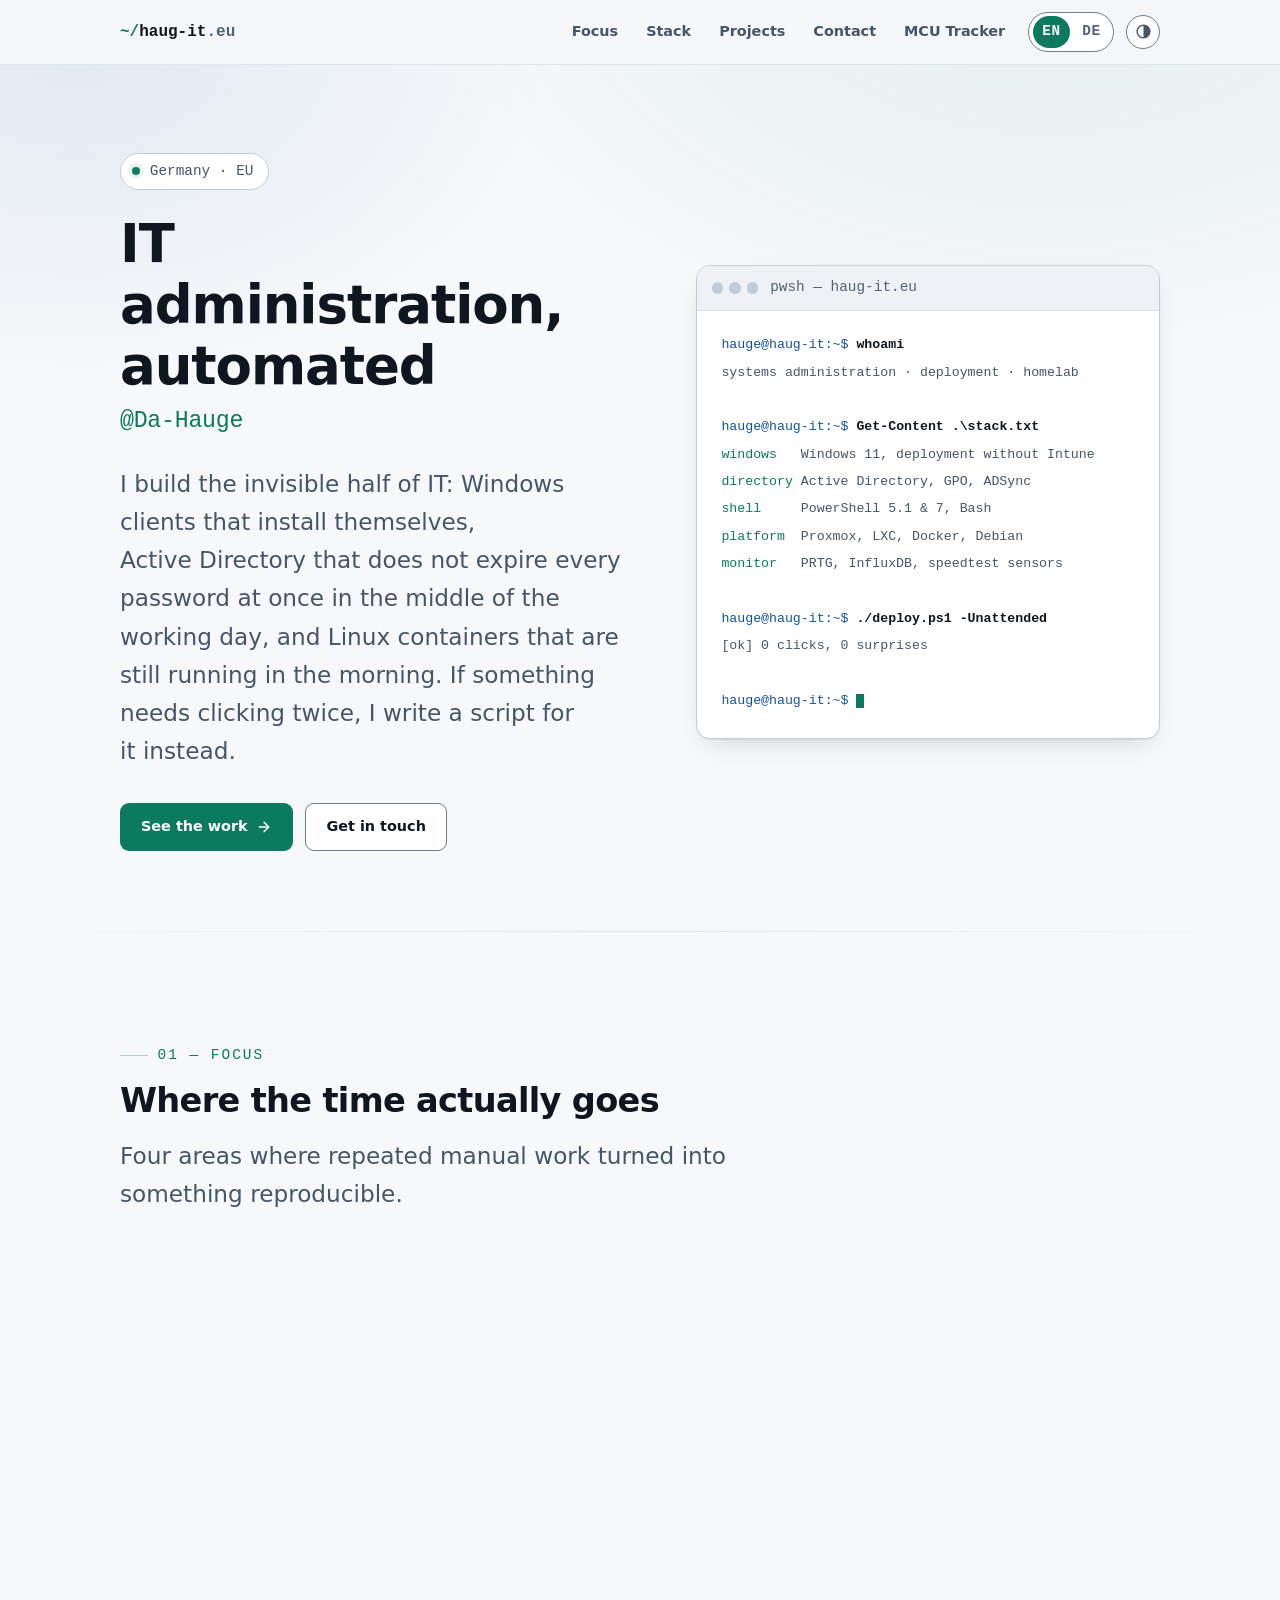
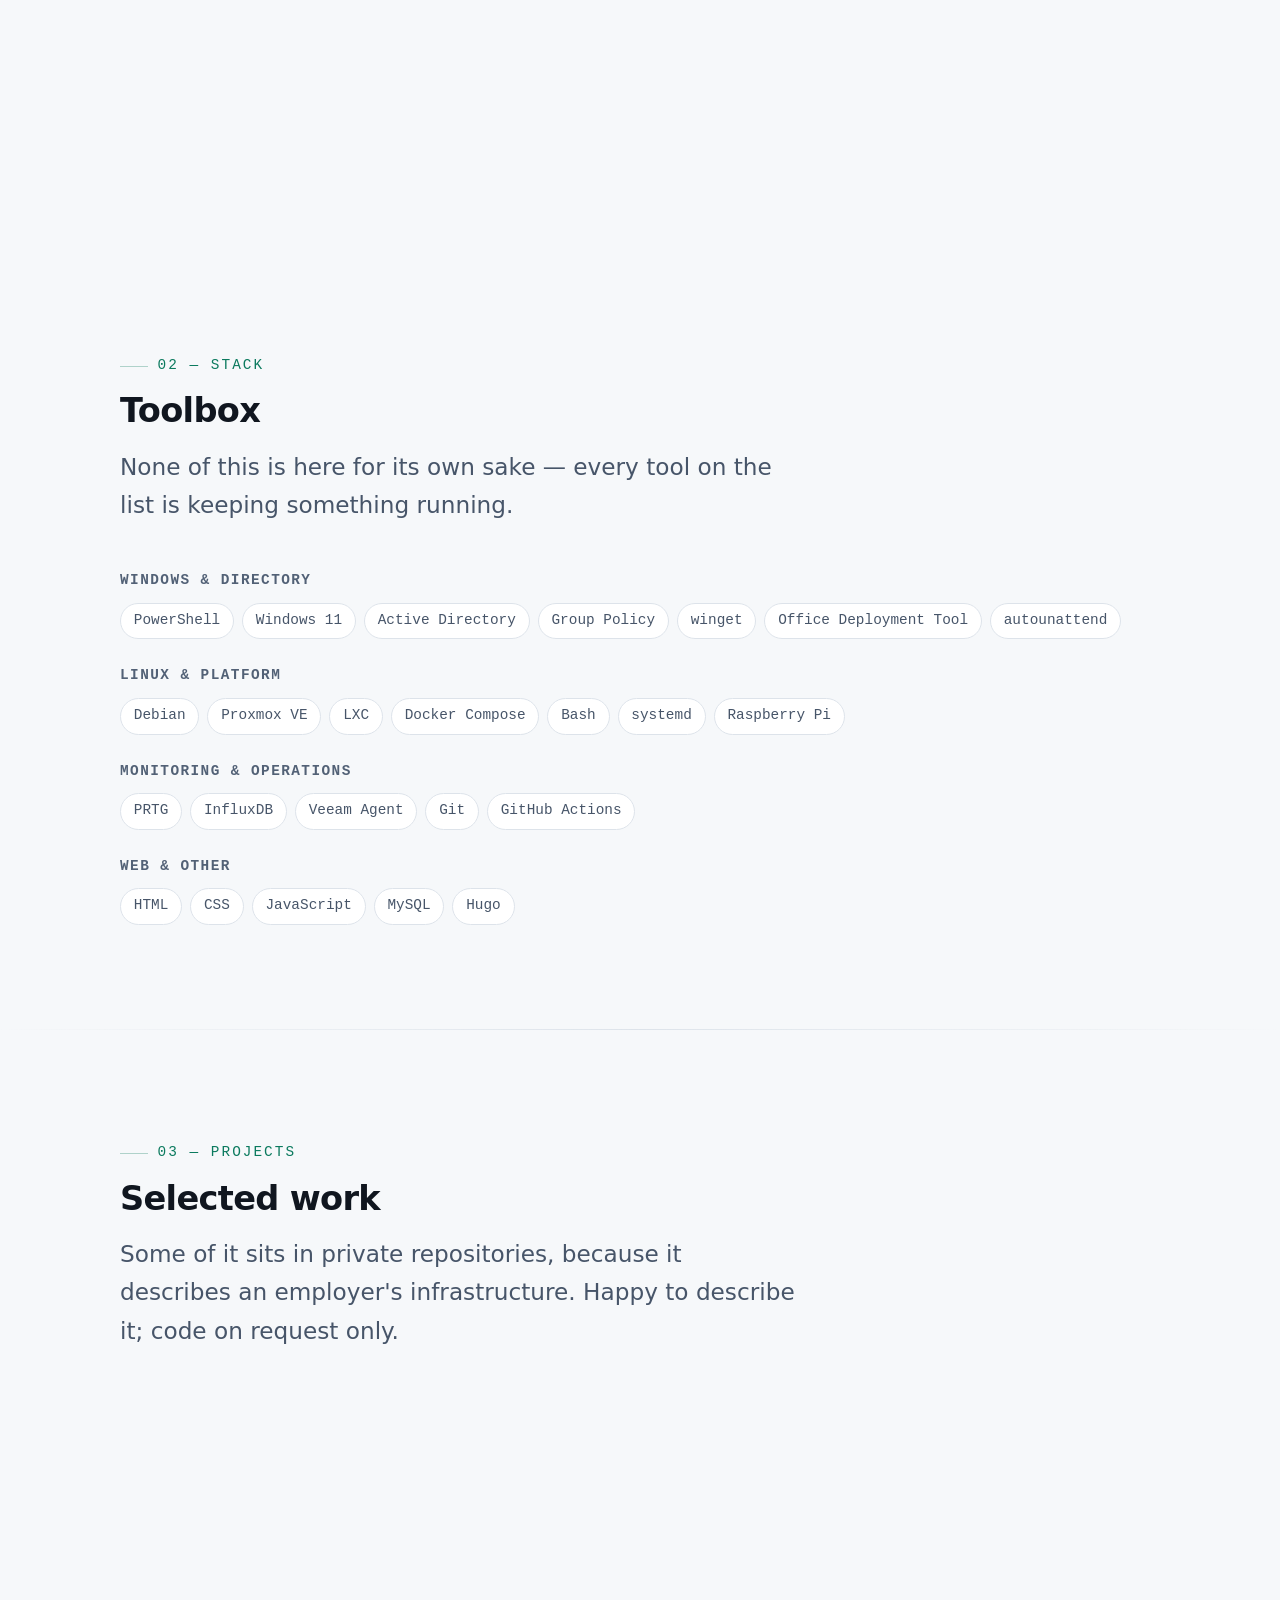
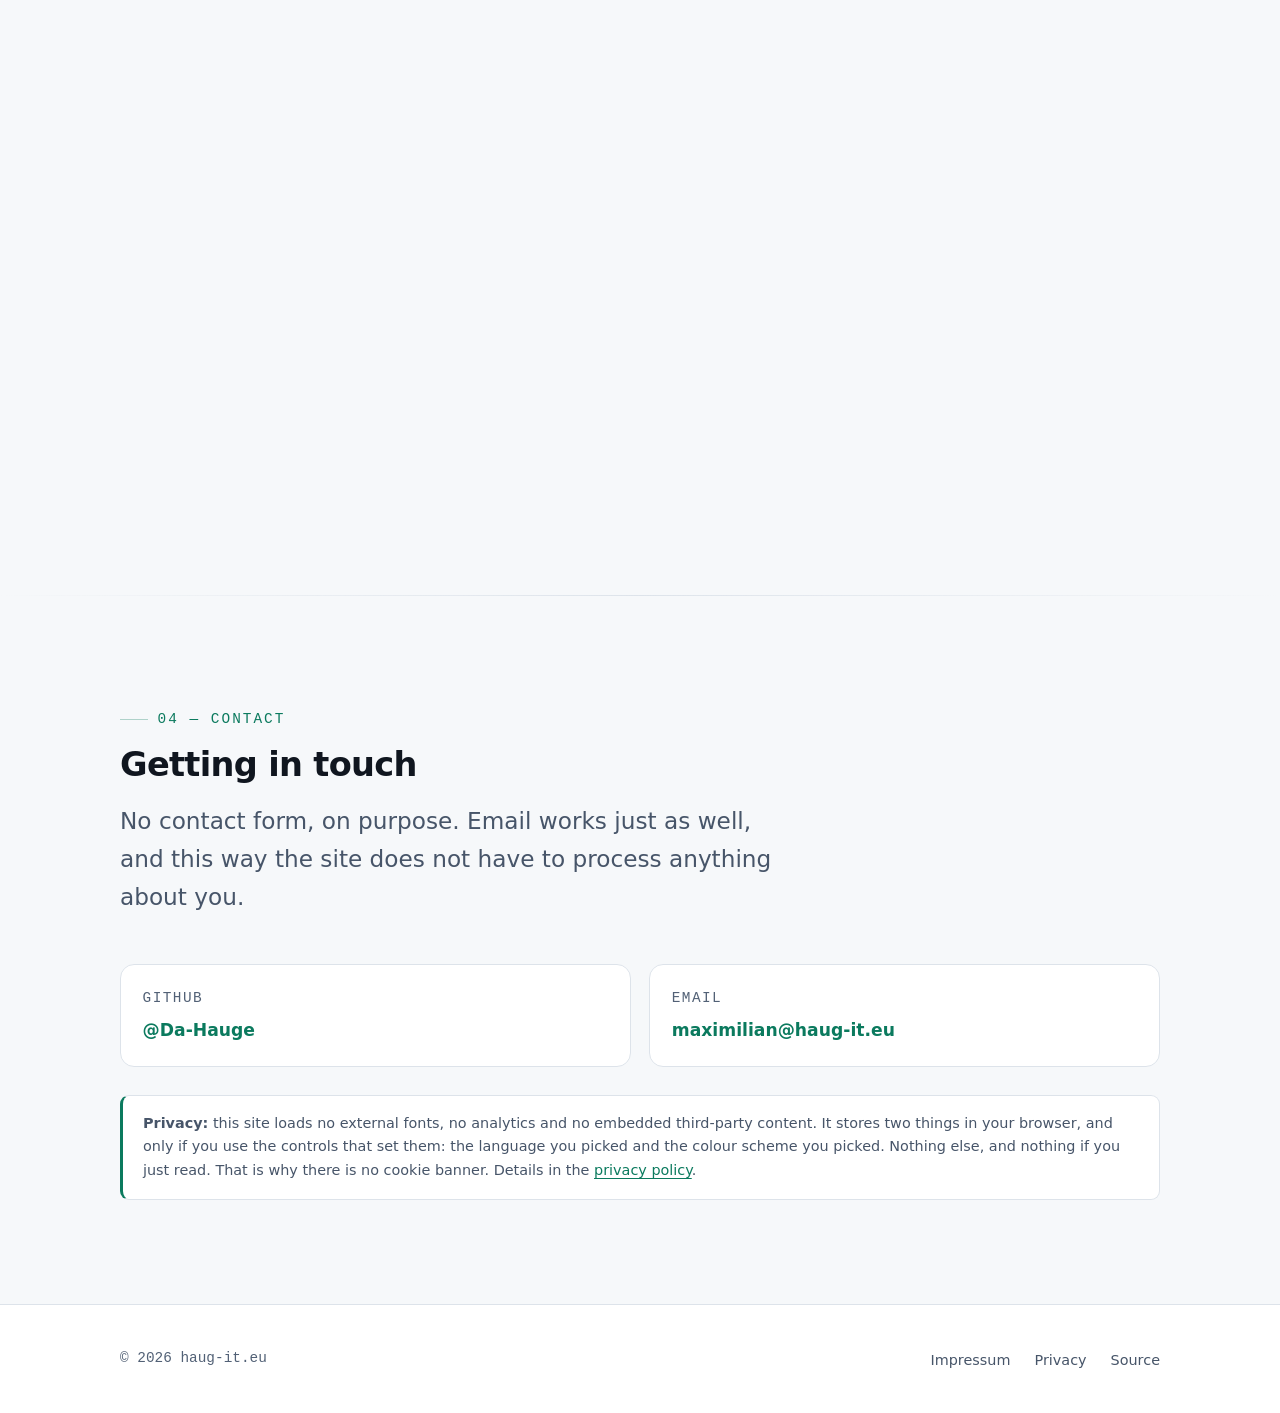
<file: index.html>
<!DOCTYPE html>
<html lang="en">
<head>
  <meta charset="utf-8">
  <meta name="viewport" content="width=device-width, initial-scale=1">

  <!-- A02: GitHub Pages cannot set response headers, so the policy is declared
       here. No 'unsafe-inline', no wildcards. frame-ancestors is not supported
       in a meta tag - see docs/security-hinweise.md. -->
  <meta http-equiv="Content-Security-Policy"
        content="default-src 'none'; base-uri 'none'; form-action 'none'; img-src 'self' data:; style-src 'self'; script-src 'self'; font-src 'self'; connect-src 'none'; object-src 'none'; frame-src 'none'">
  <meta name="referrer" content="strict-origin-when-cross-origin">

  <title>haug-it.eu — IT administration &amp; automation</title>
  <meta name="description" content="Windows client deployment, Active Directory, Linux and container platforms, and monitoring — scripted rather than clicked.">
  <link rel="canonical" href="https://haug-it.eu/">
  <link rel="alternate" hreflang="en" href="https://haug-it.eu/">
  <link rel="alternate" hreflang="de" href="https://haug-it.eu/de/">
  <link rel="alternate" hreflang="x-default" href="https://haug-it.eu/">
  <link rel="icon" href="favicon.svg" type="image/svg+xml">
  <link rel="stylesheet" href="css/brand.css">
  <link rel="stylesheet" href="css/style.css">
  <script src="js/theme.js"></script>
  <script src="js/lang.js"></script>
</head>
<body>
  <a class="skip-link" href="#main">Skip to content</a>

  <header class="site-header">
    <div class="container site-header__inner">
      <a class="brand" href="./">
        <span class="brand__sigil">~/</span><span>haug-it</span><span class="brand__dim">.eu</span>
      </a>

      <div class="header__end">
        <nav class="nav" aria-label="Main">
          <ul>
            <li><a href="#focus">Focus</a></li>
            <li><a href="#stack">Stack</a></li>
            <li><a href="#projects">Projects</a></li>
            <li><a href="#contact">Contact</a></li>
            <li><a href="mcu/">MCU Tracker</a></li>
          </ul>
        </nav>

        <nav aria-label="Language">
          <ul class="lang-switch">
            <li><a href="./" data-set-lang="en" aria-current="true" lang="en">EN</a></li>
            <li><a href="de/" data-set-lang="de" lang="de">DE</a></li>
          </ul>
        </nav>

        <button class="theme-toggle" type="button" data-theme-toggle>
            <svg data-icon="auto" width="17" height="17" viewBox="0 0 24 24" fill="none" stroke="currentColor" stroke-width="2" stroke-linecap="round" stroke-linejoin="round" aria-hidden="true" focusable="false"><circle cx="12" cy="12" r="9"/><path d="M12 3a9 9 0 0 1 0 18z" fill="currentColor" stroke="none"/></svg>
            <svg data-icon="light" width="17" height="17" viewBox="0 0 24 24" fill="none" stroke="currentColor" stroke-width="2" stroke-linecap="round" stroke-linejoin="round" aria-hidden="true" focusable="false"><circle cx="12" cy="12" r="4"/><path d="M12 2v2M12 20v2M4.9 4.9l1.4 1.4M17.7 17.7l1.4 1.4M2 12h2M20 12h2M4.9 19.1l1.4-1.4M17.7 6.3l1.4-1.4"/></svg>
            <svg data-icon="dark" width="17" height="17" viewBox="0 0 24 24" fill="none" stroke="currentColor" stroke-width="2" stroke-linecap="round" stroke-linejoin="round" aria-hidden="true" focusable="false"><path d="M21 12.8A9 9 0 1 1 11.2 3a7 7 0 0 0 9.8 9.8z"/></svg>
        </button>
      </div>
    </div>
  </header>

  <main id="main">

    <!-- ================= Hero ================= -->
    <section class="hero">
      <div class="container hero__grid">
        <div>
          <p class="hero__status">
            <span class="hero__dot" aria-hidden="true"></span>
            Germany &middot; EU
          </p>

          <h1 class="hero__name">IT administration, automated</h1>
          <p class="hero__role">@Da-Hauge</p>

          <p class="hero__text">
            I build the invisible half of IT: Windows clients that install
            themselves, Active&nbsp;Directory that does not expire every password
            at once in the middle of the working day, and Linux containers that
            are still running in the morning. If something needs clicking twice,
            I write a script for it instead.
          </p>

          <div class="hero__actions">
            <a class="btn btn--primary" href="#projects">
              See the work
              <svg width="16" height="16" viewBox="0 0 24 24" fill="none" stroke="currentColor" stroke-width="2.2" stroke-linecap="round" stroke-linejoin="round" aria-hidden="true" focusable="false"><path d="M5 12h14"/><path d="m12 5 7 7-7 7"/></svg>
            </a>
            <a class="btn btn--ghost" href="#contact">Get in touch</a>
          </div>
        </div>

        <div class="terminal">
          <div class="terminal__bar">
            <span class="terminal__lights" aria-hidden="true"><span></span><span></span><span></span></span>
            <span class="terminal__title">pwsh — haug-it.eu</span>
          </div>
          <pre class="terminal__body"><code><span class="terminal__prompt">hauge@haug-it:~$</span> <span class="terminal__cmd">whoami</span>
systems administration &middot; deployment &middot; homelab

<span class="terminal__prompt">hauge@haug-it:~$</span> <span class="terminal__cmd">Get-Content .\stack.txt</span>
<span class="terminal__key">windows</span>   Windows 11, deployment without Intune
<span class="terminal__key">directory</span> Active Directory, GPO, ADSync
<span class="terminal__key">shell</span>     PowerShell 5.1 &amp; 7, Bash
<span class="terminal__key">platform</span>  Proxmox, LXC, Docker, Debian
<span class="terminal__key">monitor</span>   PRTG, InfluxDB, speedtest sensors

<span class="terminal__prompt">hauge@haug-it:~$</span> <span class="terminal__cmd">./deploy.ps1 -Unattended</span>
[ok] 0 clicks, 0 surprises

<span class="terminal__prompt">hauge@haug-it:~$</span> <span class="terminal__caret" aria-hidden="true"></span></code></pre>
        </div>
      </div>
    </section>

    <hr>

    <!-- ================= Focus ================= -->
    <section class="section" id="focus" aria-labelledby="focus-title">
      <div class="container">
        <div class="section__head">
          <p class="eyebrow">01 — Focus</p>
          <h2 id="focus-title">Where the time actually goes</h2>
          <p class="section__lead">
            Four areas where repeated manual work turned into something
            reproducible.
          </p>
        </div>

        <div class="grid grid--4">

          <article class="card reveal">
            <span class="card__icon" aria-hidden="true">
              <svg width="20" height="20" viewBox="0 0 24 24" fill="none" stroke="currentColor" stroke-width="2" stroke-linecap="round" stroke-linejoin="round" focusable="false"><rect x="2" y="3" width="20" height="14" rx="2"/><path d="M8 21h8"/><path d="M12 17v4"/></svg>
            </span>
            <h3 class="card__title">Client deployment</h3>
            <p class="card__text">
              Windows 11 installs that run without an audience: answer files,
              debloat, sane privacy defaults and software rollout in a single pass.
            </p>
            <ul class="card__list">
              <li>autounattend.xml</li>
              <li>winget package lists</li>
              <li>Office Deployment Tool</li>
            </ul>
          </article>

          <article class="card reveal">
            <span class="card__icon" aria-hidden="true">
              <svg width="20" height="20" viewBox="0 0 24 24" fill="none" stroke="currentColor" stroke-width="2" stroke-linecap="round" stroke-linejoin="round" focusable="false"><circle cx="12" cy="5" r="3"/><path d="M12 8v3"/><path d="M5 21v-3a2 2 0 0 1 2-2h10a2 2 0 0 1 2 2v3"/><path d="M12 11v5"/></svg>
            </span>
            <h3 class="card__title">Active Directory</h3>
            <p class="card__text">
              Domain joins, group policy, and above all the password lifecycle:
              expiry at the morning logon rather than mid-shift, so the help desk
              stays quiet.
            </p>
            <ul class="card__list">
              <li>Domain join &amp; rename</li>
              <li>Password lifecycle</li>
              <li>Logon reporting</li>
            </ul>
          </article>

          <article class="card reveal">
            <span class="card__icon" aria-hidden="true">
              <svg width="20" height="20" viewBox="0 0 24 24" fill="none" stroke="currentColor" stroke-width="2" stroke-linecap="round" stroke-linejoin="round" focusable="false"><rect x="3" y="4" width="18" height="7" rx="2"/><rect x="3" y="14" width="18" height="6" rx="2"/><path d="M7 8h.01"/><path d="M7 17h.01"/></svg>
            </span>
            <h3 class="card__title">Linux &amp; containers</h3>
            <p class="card__text">
              Proxmox underneath, LXC and Docker on top. Compose stacks that live
              versioned in a repository instead of in somebody's shell history.
            </p>
            <ul class="card__list">
              <li>Proxmox &amp; LXC</li>
              <li>Docker Compose</li>
              <li>VS Code tunnel</li>
            </ul>
          </article>

          <article class="card reveal">
            <span class="card__icon" aria-hidden="true">
              <svg width="20" height="20" viewBox="0 0 24 24" fill="none" stroke="currentColor" stroke-width="2" stroke-linecap="round" stroke-linejoin="round" focusable="false"><path d="M3 12h4l3 8 4-16 3 8h4"/></svg>
            </span>
            <h3 class="card__title">Monitoring</h3>
            <p class="card__text">
              Custom PRTG sensors for the things the stock sensors stop at — such
              as Ookla speedtests that end up as a time series instead of a gut
              feeling.
            </p>
            <ul class="card__list">
              <li>PRTG custom sensors</li>
              <li>InfluxDB time series</li>
              <li>Scheduled measurements</li>
            </ul>
          </article>

        </div>
      </div>
    </section>

    <!-- ================= Stack ================= -->
    <section class="section" id="stack" aria-labelledby="stack-title">
      <div class="container">
        <div class="section__head">
          <p class="eyebrow">02 — Stack</p>
          <h2 id="stack-title">Toolbox</h2>
          <p class="section__lead">
            None of this is here for its own sake — every tool on the list is
            keeping something running.
          </p>
        </div>

        <div class="stack-group">
          <h3 class="stack-group__label">Windows &amp; directory</h3>
          <ul class="tags">
            <li class="tag">PowerShell</li>
            <li class="tag">Windows 11</li>
            <li class="tag">Active Directory</li>
            <li class="tag">Group Policy</li>
            <li class="tag">winget</li>
            <li class="tag">Office Deployment Tool</li>
            <li class="tag">autounattend</li>
          </ul>
        </div>

        <div class="stack-group">
          <h3 class="stack-group__label">Linux &amp; platform</h3>
          <ul class="tags">
            <li class="tag">Debian</li>
            <li class="tag">Proxmox VE</li>
            <li class="tag">LXC</li>
            <li class="tag">Docker Compose</li>
            <li class="tag">Bash</li>
            <li class="tag">systemd</li>
            <li class="tag">Raspberry&nbsp;Pi</li>
          </ul>
        </div>

        <div class="stack-group">
          <h3 class="stack-group__label">Monitoring &amp; operations</h3>
          <ul class="tags">
            <li class="tag">PRTG</li>
            <li class="tag">InfluxDB</li>
            <li class="tag">Veeam Agent</li>
            <li class="tag">Git</li>
            <li class="tag">GitHub Actions</li>
          </ul>
        </div>

        <div class="stack-group">
          <h3 class="stack-group__label">Web &amp; other</h3>
          <ul class="tags">
            <li class="tag">HTML</li>
            <li class="tag">CSS</li>
            <li class="tag">JavaScript</li>
            <li class="tag">MySQL</li>
            <li class="tag">Hugo</li>
          </ul>
        </div>
      </div>
    </section>

    <hr>

    <!-- ================= Projects ================= -->
    <section class="section" id="projects" aria-labelledby="projects-title">
      <div class="container">
        <div class="section__head">
          <p class="eyebrow">03 — Projects</p>
          <h2 id="projects-title">Selected work</h2>
          <p class="section__lead">
            Some of it sits in private repositories, because it describes an
            employer's infrastructure. Happy to describe it; code on request only.
          </p>
        </div>

        <div class="grid">

          <article class="project reveal">
            <div class="project__head">
              <h3 class="project__name">it-toolkit</h3>
              <span class="badge">private</span>
            </div>
            <p class="project__text">
              Nine separate repositories merged into one source of truth: Windows
              setup, Office installer, AD tooling, deployment, monitoring and
              Linux helpers behind a shared PowerShell module.
            </p>
            <ul class="project__meta">
              <li>PowerShell</li>
              <li>Active Directory</li>
              <li>winget</li>
            </ul>
          </article>

          <article class="project reveal">
            <div class="project__head">
              <h3 class="project__name">windows-setup</h3>
              <span class="badge">private</span>
            </div>
            <p class="project__text">
              Unattended client setup: system tweaks, debloat, privacy defaults
              and software rollout, driven by a profile JSON. Starts from a batch
              file and runs through without asking anything.
            </p>
            <ul class="project__meta">
              <li>PowerShell</li>
              <li>Windows 11</li>
              <li>Unattended</li>
            </ul>
          </article>

          <article class="project reveal">
            <div class="project__head">
              <h3 class="project__name">ad-password-lifecycle</h3>
              <span class="badge">private</span>
            </div>
            <p class="project__text">
              Moves forced AD password changes to the morning logon instead of
              lunchtime, and defuses the ActiveSync lockout waves that otherwise
              roll through the mailboxes afterwards.
            </p>
            <ul class="project__meta">
              <li>PowerShell</li>
              <li>Active Directory</li>
              <li>Exchange</li>
            </ul>
          </article>

          <article class="project reveal">
            <div class="project__head">
              <h3 class="project__name">
                <a href="https://github.com/Da-Hauge/Behnke-Sprechstellen-Steuerung" rel="noopener noreferrer">Behnke-Sprechstellen-Steuerung</a>
              </h3>
              <span class="badge badge--open">public</span>
            </div>
            <p class="project__text">
              Driving Behnke SIP door intercoms from the command line instead of
              the vendor's configuration tool.
            </p>
            <ul class="project__meta">
              <li>SIP</li>
              <li>Building tech</li>
            </ul>
          </article>

          <article class="project reveal">
            <div class="project__head">
              <h3 class="project__name">pizero-kioskos</h3>
              <span class="badge">private</span>
            </div>
            <p class="project__text">
              Image builder for Raspberry Pi Zero kiosk systems, plus a menu
              display that a Pi Zero 2 W pushes out over HDMI. Small, silent, and
              happy to run unattended for weeks.
            </p>
            <ul class="project__meta">
              <li>Raspberry Pi</li>
              <li>Linux</li>
              <li>Kiosk</li>
            </ul>
          </article>

          <article class="project reveal">
            <div class="project__head">
              <h3 class="project__name">registration-app</h3>
              <span class="badge">private</span>
            </div>
            <p class="project__text">
              Frontend, backend and database for the sign-ups to a volunteer fire
              brigade's yearly seasonal campaign. Unpaid work, but with a proper
              data model.
            </p>
            <ul class="project__meta">
              <li>Web</li>
              <li>MySQL</li>
              <li>Volunteer</li>
            </ul>
          </article>

        </div>
      </div>
    </section>

    <hr>

    <!-- ================= Contact ================= -->
    <section class="section" id="contact" aria-labelledby="contact-title">
      <div class="container">
        <div class="section__head">
          <p class="eyebrow">04 — Contact</p>
          <h2 id="contact-title">Getting in touch</h2>
          <p class="section__lead">
            No contact form, on purpose. Email works just as well, and this way
            the site does not have to process anything about you.
          </p>
        </div>

        <div class="contact">
          <div class="contact__item">
            <span class="contact__label">GitHub</span>
            <span class="contact__value">
              <a href="https://github.com/Da-Hauge" rel="noopener noreferrer">@Da-Hauge</a>
            </span>
          </div>
          <div class="contact__item">
            <span class="contact__label">Email</span>
            <span class="contact__value">
              <a href="mailto:maximilian@haug-it.eu">maximilian@haug-it.eu</a>
            </span>
          </div>
        </div>

        <p class="note">
          <strong>Privacy:</strong> this site loads no external fonts, no
          analytics and no embedded third-party content. It stores two things in
          your browser, and only if you use the controls that set them: the
          language you picked and the colour scheme you picked. Nothing else,
          and nothing if you just read. That is why there is no cookie banner.
          Details in the <a href="privacy-policy.html">privacy policy</a>.
        </p>
      </div>
    </section>

  </main>

  <footer class="site-footer">
    <div class="container site-footer__inner">
      <p class="site-footer__note">&copy; 2026 haug-it.eu</p>
      <nav aria-label="Legal">
        <ul>
          <li><a href="impressum.html" lang="de">Impressum</a></li>
          <li><a href="privacy-policy.html">Privacy</a></li>
          <li><a href="https://github.com/Da-Hauge/Placeholder-Site" rel="noopener noreferrer">Source</a></li>
        </ul>
      </nav>
    </div>
  </footer>

  <script src="js/main.js" defer></script>
</body>
</html>
</file>
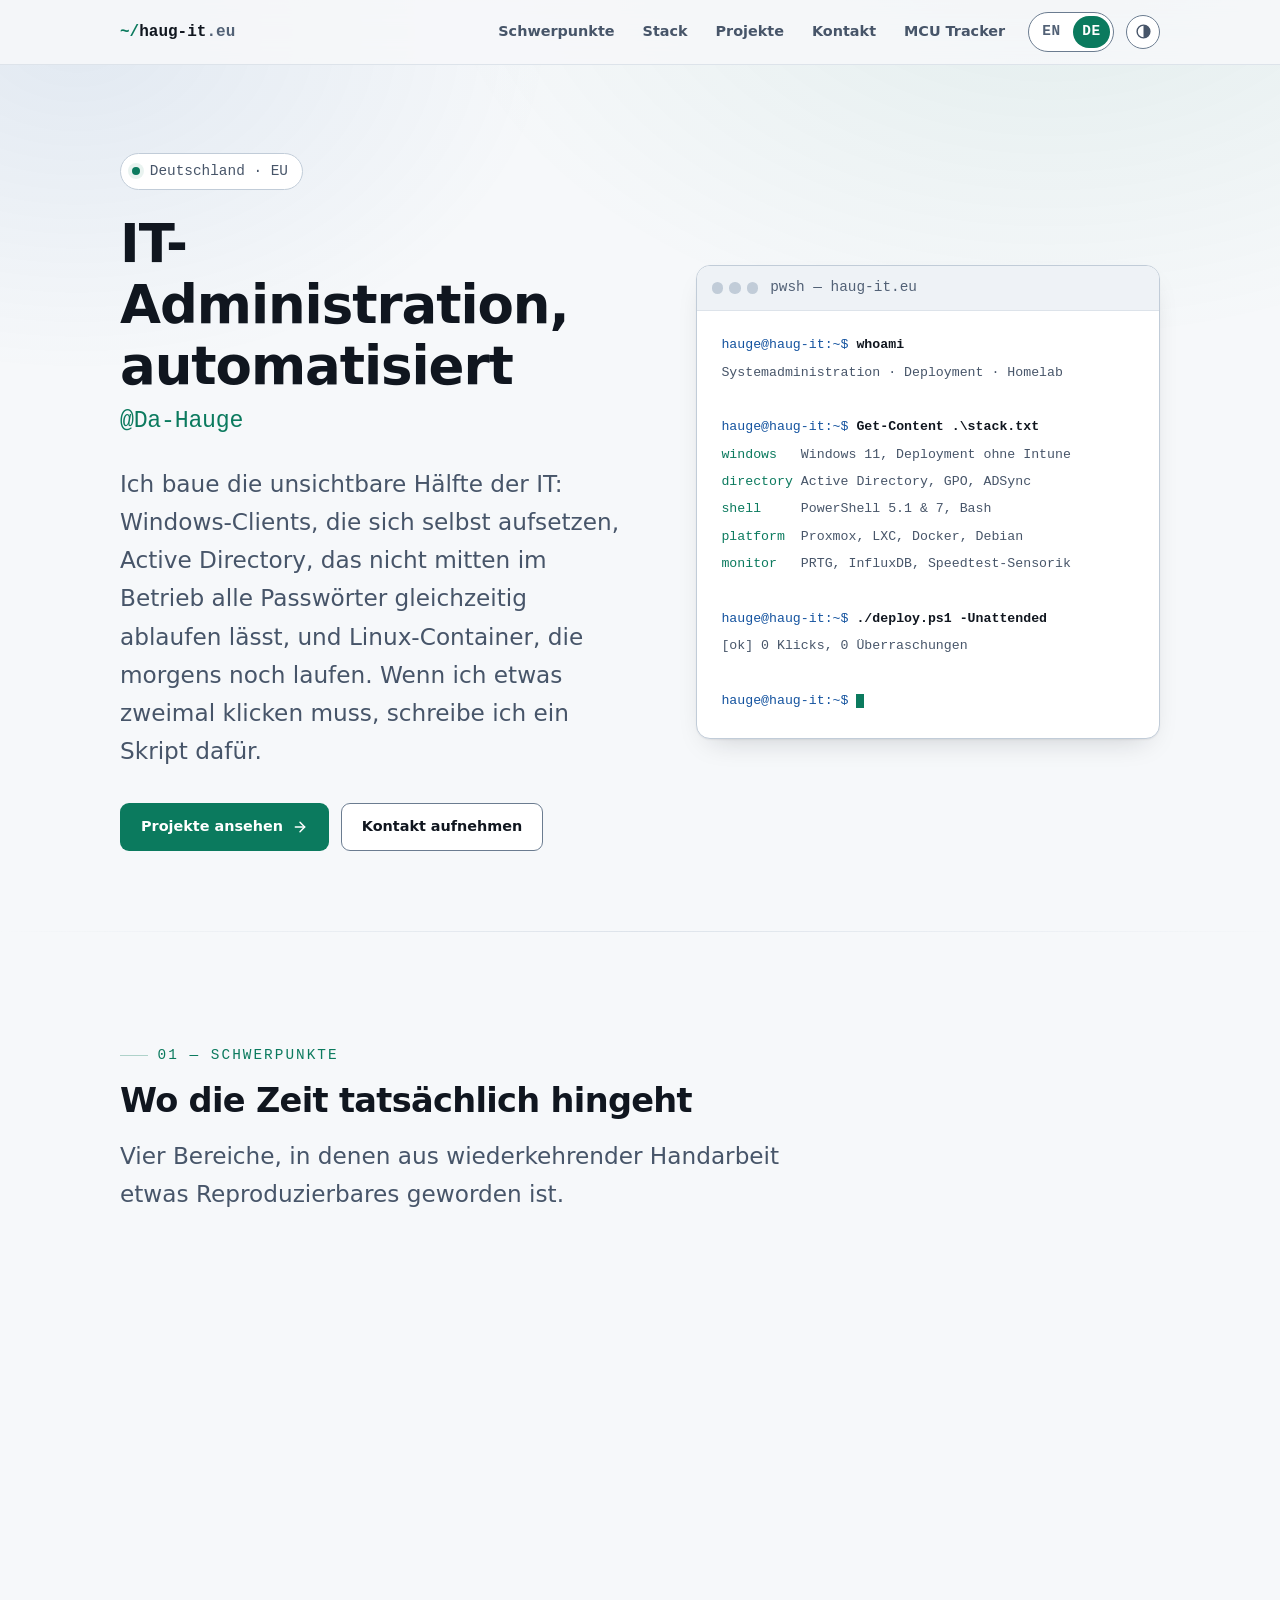
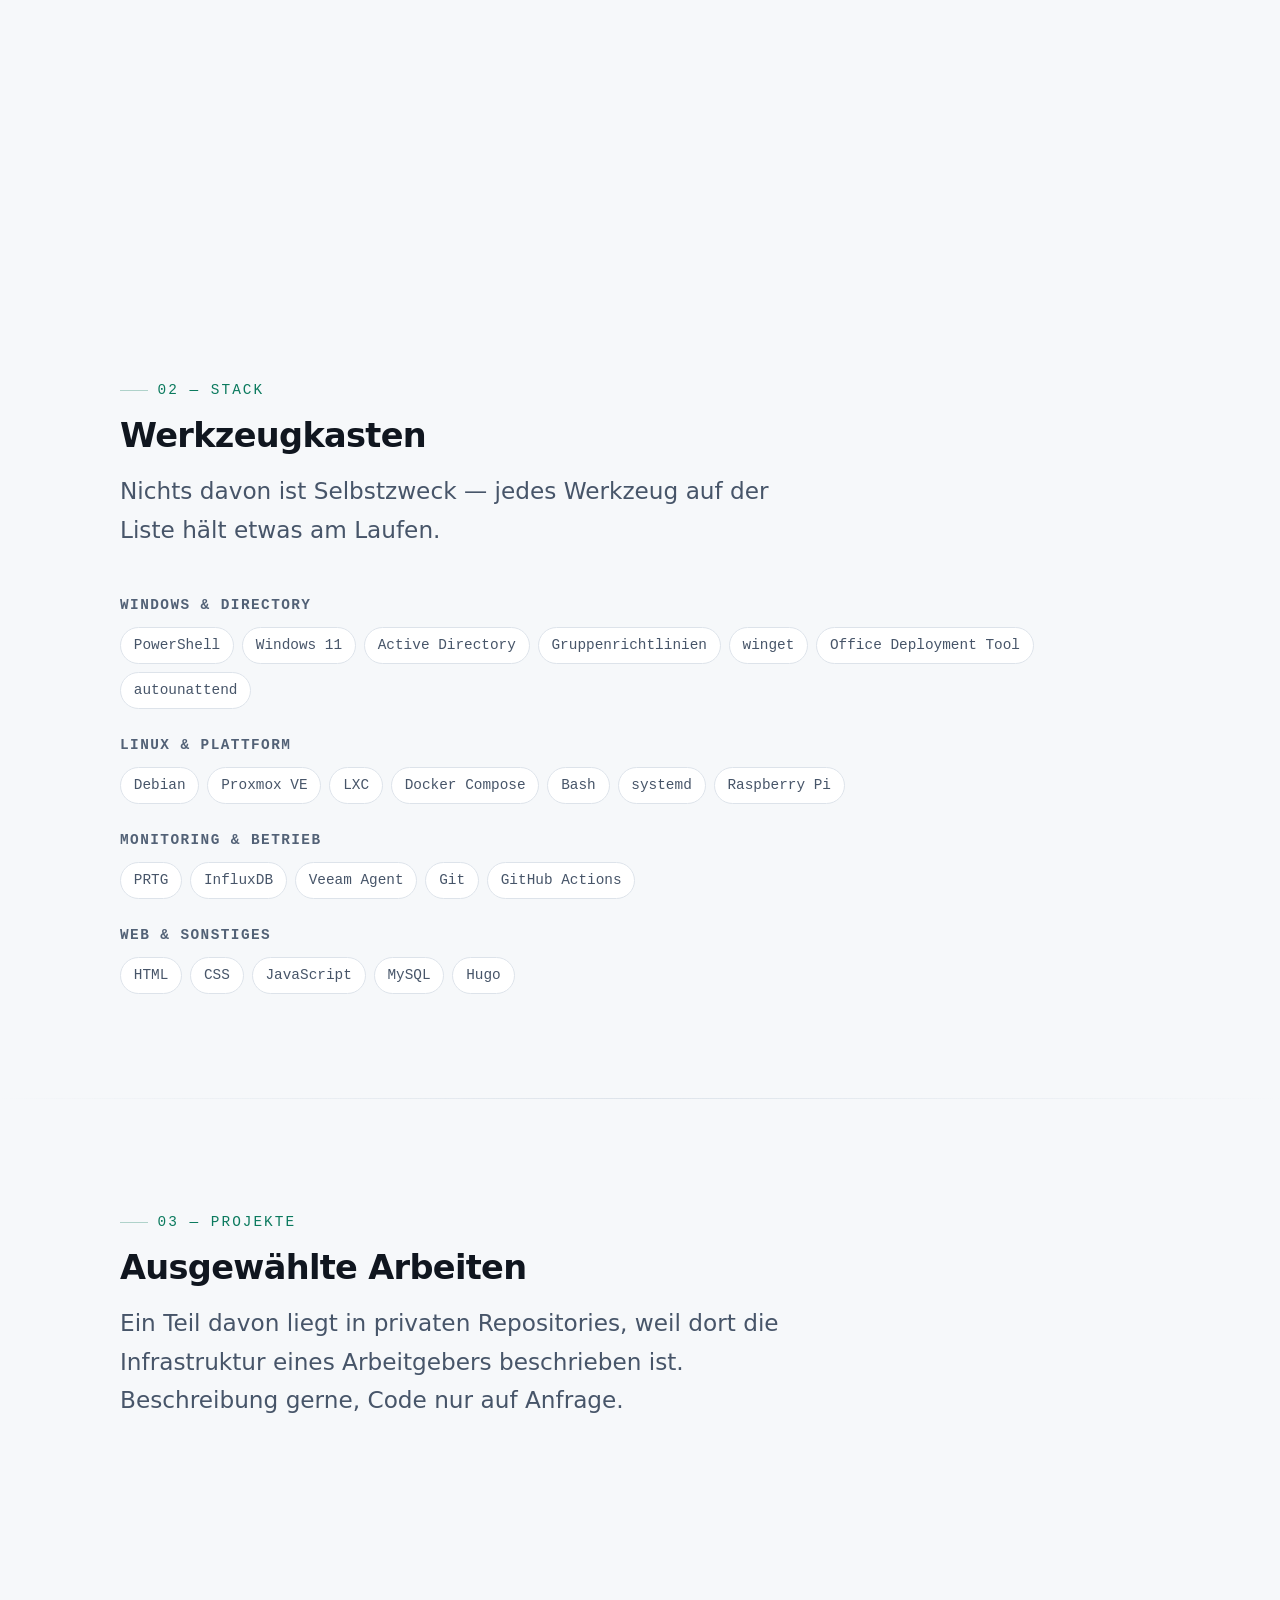
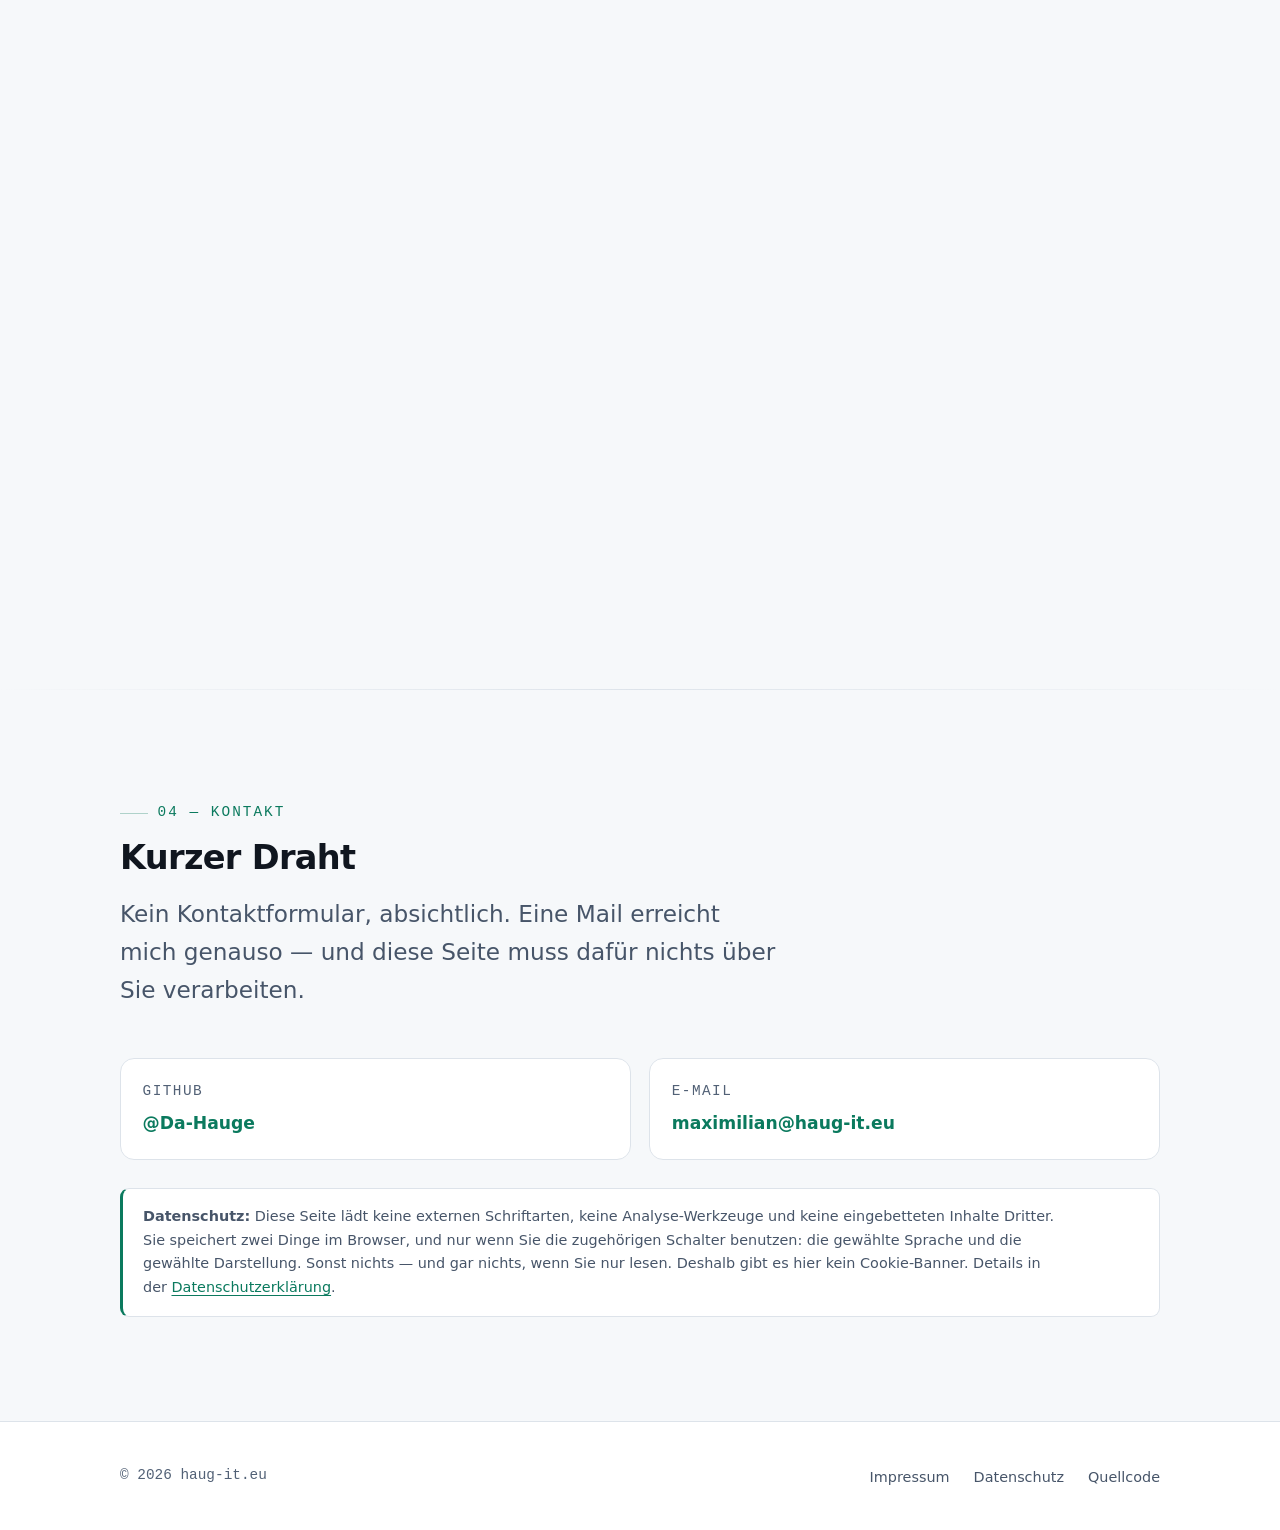
<file: de/index.html>
<!DOCTYPE html>
<html lang="de">
<head>
  <meta charset="utf-8">
  <meta name="viewport" content="width=device-width, initial-scale=1">

  <!-- A02: GitHub Pages kann keine Response-Header setzen, deshalb steht die
       Policy hier. Kein 'unsafe-inline', keine Wildcards. frame-ancestors wird
       im Meta-Tag ignoriert - siehe docs/security-hinweise.md. -->
  <meta http-equiv="Content-Security-Policy"
        content="default-src 'none'; base-uri 'none'; form-action 'none'; img-src 'self' data:; style-src 'self'; script-src 'self'; font-src 'self'; connect-src 'none'; object-src 'none'; frame-src 'none'">
  <meta name="referrer" content="strict-origin-when-cross-origin">

  <title>haug-it.eu — IT-Administration &amp; Automatisierung</title>
  <meta name="description" content="Windows-Client-Deployment, Active Directory, Linux und Container, Monitoring — geskriptet statt geklickt.">
  <link rel="canonical" href="https://haug-it.eu/de/">
  <link rel="alternate" hreflang="en" href="https://haug-it.eu/">
  <link rel="alternate" hreflang="de" href="https://haug-it.eu/de/">
  <link rel="alternate" hreflang="x-default" href="https://haug-it.eu/">
  <link rel="icon" href="../favicon.svg" type="image/svg+xml">
  <link rel="stylesheet" href="../css/brand.css">
  <link rel="stylesheet" href="../css/style.css">
  <script src="../js/theme.js"></script>
  <script src="../js/lang.js"></script>
</head>
<body>
  <a class="skip-link" href="#main">Zum Inhalt springen</a>

  <header class="site-header">
    <div class="container site-header__inner">
      <a class="brand" href="./">
        <span class="brand__sigil">~/</span><span>haug-it</span><span class="brand__dim">.eu</span>
      </a>

      <div class="header__end">
        <nav class="nav" aria-label="Hauptnavigation">
          <ul>
            <li><a href="#schwerpunkte">Schwerpunkte</a></li>
            <li><a href="#stack">Stack</a></li>
            <li><a href="#projekte">Projekte</a></li>
            <li><a href="#kontakt">Kontakt</a></li>
            <li><a href="../mcu/" lang="en">MCU Tracker</a></li>
          </ul>
        </nav>

        <nav aria-label="Sprache">
          <ul class="lang-switch">
            <li><a href="../" data-set-lang="en" lang="en">EN</a></li>
            <li><a href="./" data-set-lang="de" aria-current="true" lang="de">DE</a></li>
          </ul>
        </nav>

        <button class="theme-toggle" type="button" data-theme-toggle>
            <svg data-icon="auto" width="17" height="17" viewBox="0 0 24 24" fill="none" stroke="currentColor" stroke-width="2" stroke-linecap="round" stroke-linejoin="round" aria-hidden="true" focusable="false"><circle cx="12" cy="12" r="9"/><path d="M12 3a9 9 0 0 1 0 18z" fill="currentColor" stroke="none"/></svg>
            <svg data-icon="light" width="17" height="17" viewBox="0 0 24 24" fill="none" stroke="currentColor" stroke-width="2" stroke-linecap="round" stroke-linejoin="round" aria-hidden="true" focusable="false"><circle cx="12" cy="12" r="4"/><path d="M12 2v2M12 20v2M4.9 4.9l1.4 1.4M17.7 17.7l1.4 1.4M2 12h2M20 12h2M4.9 19.1l1.4-1.4M17.7 6.3l1.4-1.4"/></svg>
            <svg data-icon="dark" width="17" height="17" viewBox="0 0 24 24" fill="none" stroke="currentColor" stroke-width="2" stroke-linecap="round" stroke-linejoin="round" aria-hidden="true" focusable="false"><path d="M21 12.8A9 9 0 1 1 11.2 3a7 7 0 0 0 9.8 9.8z"/></svg>
        </button>
      </div>
    </div>
  </header>

  <main id="main">

    <!-- ================= Hero ================= -->
    <section class="hero">
      <div class="container hero__grid">
        <div>
          <p class="hero__status">
            <span class="hero__dot" aria-hidden="true"></span>
            Deutschland &middot; EU
          </p>

          <h1 class="hero__name">IT-Administration, automatisiert</h1>
          <p class="hero__role">@Da-Hauge</p>

          <p class="hero__text">
            Ich baue die unsichtbare Hälfte der IT: Windows-Clients, die sich
            selbst aufsetzen, Active&nbsp;Directory, das nicht mitten im Betrieb
            alle Passwörter gleichzeitig ablaufen lässt, und Linux-Container, die
            morgens noch laufen. Wenn ich etwas zweimal klicken muss, schreibe
            ich ein Skript dafür.
          </p>

          <div class="hero__actions">
            <a class="btn btn--primary" href="#projekte">
              Projekte ansehen
              <svg width="16" height="16" viewBox="0 0 24 24" fill="none" stroke="currentColor" stroke-width="2.2" stroke-linecap="round" stroke-linejoin="round" aria-hidden="true" focusable="false"><path d="M5 12h14"/><path d="m12 5 7 7-7 7"/></svg>
            </a>
            <a class="btn btn--ghost" href="#kontakt">Kontakt aufnehmen</a>
          </div>
        </div>

        <div class="terminal">
          <div class="terminal__bar">
            <span class="terminal__lights" aria-hidden="true"><span></span><span></span><span></span></span>
            <span class="terminal__title">pwsh — haug-it.eu</span>
          </div>
          <pre class="terminal__body"><code><span class="terminal__prompt">hauge@haug-it:~$</span> <span class="terminal__cmd">whoami</span>
Systemadministration &middot; Deployment &middot; Homelab

<span class="terminal__prompt">hauge@haug-it:~$</span> <span class="terminal__cmd">Get-Content .\stack.txt</span>
<span class="terminal__key">windows</span>   Windows 11, Deployment ohne Intune
<span class="terminal__key">directory</span> Active Directory, GPO, ADSync
<span class="terminal__key">shell</span>     PowerShell 5.1 &amp; 7, Bash
<span class="terminal__key">platform</span>  Proxmox, LXC, Docker, Debian
<span class="terminal__key">monitor</span>   PRTG, InfluxDB, Speedtest-Sensorik

<span class="terminal__prompt">hauge@haug-it:~$</span> <span class="terminal__cmd">./deploy.ps1 -Unattended</span>
[ok] 0 Klicks, 0 Überraschungen

<span class="terminal__prompt">hauge@haug-it:~$</span> <span class="terminal__caret" aria-hidden="true"></span></code></pre>
        </div>
      </div>
    </section>

    <hr>

    <!-- ================= Schwerpunkte ================= -->
    <section class="section" id="schwerpunkte" aria-labelledby="schwerpunkte-title">
      <div class="container">
        <div class="section__head">
          <p class="eyebrow">01 — Schwerpunkte</p>
          <h2 id="schwerpunkte-title">Wo die Zeit tatsächlich hingeht</h2>
          <p class="section__lead">
            Vier Bereiche, in denen aus wiederkehrender Handarbeit etwas
            Reproduzierbares geworden ist.
          </p>
        </div>

        <div class="grid grid--4">

          <article class="card reveal">
            <span class="card__icon" aria-hidden="true">
              <svg width="20" height="20" viewBox="0 0 24 24" fill="none" stroke="currentColor" stroke-width="2" stroke-linecap="round" stroke-linejoin="round" focusable="false"><rect x="2" y="3" width="20" height="14" rx="2"/><path d="M8 21h8"/><path d="M12 17v4"/></svg>
            </span>
            <h3 class="card__title">Client-Deployment</h3>
            <p class="card__text">
              Windows-11-Installationen, die ohne Zuschauer durchlaufen:
              Antwortdateien, Debloat, vernünftige Datenschutz-Defaults und
              Softwareverteilung in einem Durchgang.
            </p>
            <ul class="card__list">
              <li>autounattend.xml</li>
              <li>winget-Paketlisten</li>
              <li>Office Deployment Tool</li>
            </ul>
          </article>

          <article class="card reveal">
            <span class="card__icon" aria-hidden="true">
              <svg width="20" height="20" viewBox="0 0 24 24" fill="none" stroke="currentColor" stroke-width="2" stroke-linecap="round" stroke-linejoin="round" focusable="false"><circle cx="12" cy="5" r="3"/><path d="M12 8v3"/><path d="M5 21v-3a2 2 0 0 1 2-2h10a2 2 0 0 1 2 2v3"/><path d="M12 11v5"/></svg>
            </span>
            <h3 class="card__title">Active Directory</h3>
            <p class="card__text">
              Domain-Beitritt, Gruppenrichtlinien und vor allem der
              Passwort-Lebenszyklus: Ablauf an der Morgenanmeldung statt mitten
              im Betrieb, damit die Hotline ruhig bleibt.
            </p>
            <ul class="card__list">
              <li>Domain Join &amp; Rename</li>
              <li>Passwort-Lifecycle</li>
              <li>Logon-Reporting</li>
            </ul>
          </article>

          <article class="card reveal">
            <span class="card__icon" aria-hidden="true">
              <svg width="20" height="20" viewBox="0 0 24 24" fill="none" stroke="currentColor" stroke-width="2" stroke-linecap="round" stroke-linejoin="round" focusable="false"><rect x="3" y="4" width="18" height="7" rx="2"/><rect x="3" y="14" width="18" height="6" rx="2"/><path d="M7 8h.01"/><path d="M7 17h.01"/></svg>
            </span>
            <h3 class="card__title">Linux &amp; Container</h3>
            <p class="card__text">
              Proxmox als Unterbau, LXC und Docker darüber. Compose-Stacks, die
              versioniert im Repository liegen statt in irgendeinem
              Terminal-Verlauf.
            </p>
            <ul class="card__list">
              <li>Proxmox &amp; LXC</li>
              <li>Docker Compose</li>
              <li>VS Code Tunnel</li>
            </ul>
          </article>

          <article class="card reveal">
            <span class="card__icon" aria-hidden="true">
              <svg width="20" height="20" viewBox="0 0 24 24" fill="none" stroke="currentColor" stroke-width="2" stroke-linecap="round" stroke-linejoin="round" focusable="false"><path d="M3 12h4l3 8 4-16 3 8h4"/></svg>
            </span>
            <h3 class="card__title">Monitoring</h3>
            <p class="card__text">
              Eigene PRTG-Sensoren, wo die Standardsensoren aufhören — zum
              Beispiel Ookla-Speedtests, die als Zeitreihe landen statt als
              Bauchgefühl.
            </p>
            <ul class="card__list">
              <li>PRTG Custom Sensors</li>
              <li>InfluxDB-Zeitreihen</li>
              <li>Geplante Messläufe</li>
            </ul>
          </article>

        </div>
      </div>
    </section>

    <!-- ================= Stack ================= -->
    <section class="section" id="stack" aria-labelledby="stack-title">
      <div class="container">
        <div class="section__head">
          <p class="eyebrow">02 — Stack</p>
          <h2 id="stack-title">Werkzeugkasten</h2>
          <p class="section__lead">
            Nichts davon ist Selbstzweck — jedes Werkzeug auf der Liste hält
            etwas am Laufen.
          </p>
        </div>

        <div class="stack-group">
          <h3 class="stack-group__label">Windows &amp; Directory</h3>
          <ul class="tags">
            <li class="tag">PowerShell</li>
            <li class="tag">Windows 11</li>
            <li class="tag">Active Directory</li>
            <li class="tag">Gruppenrichtlinien</li>
            <li class="tag">winget</li>
            <li class="tag">Office Deployment Tool</li>
            <li class="tag">autounattend</li>
          </ul>
        </div>

        <div class="stack-group">
          <h3 class="stack-group__label">Linux &amp; Plattform</h3>
          <ul class="tags">
            <li class="tag">Debian</li>
            <li class="tag">Proxmox VE</li>
            <li class="tag">LXC</li>
            <li class="tag">Docker Compose</li>
            <li class="tag">Bash</li>
            <li class="tag">systemd</li>
            <li class="tag">Raspberry&nbsp;Pi</li>
          </ul>
        </div>

        <div class="stack-group">
          <h3 class="stack-group__label">Monitoring &amp; Betrieb</h3>
          <ul class="tags">
            <li class="tag">PRTG</li>
            <li class="tag">InfluxDB</li>
            <li class="tag">Veeam Agent</li>
            <li class="tag">Git</li>
            <li class="tag">GitHub Actions</li>
          </ul>
        </div>

        <div class="stack-group">
          <h3 class="stack-group__label">Web &amp; Sonstiges</h3>
          <ul class="tags">
            <li class="tag">HTML</li>
            <li class="tag">CSS</li>
            <li class="tag">JavaScript</li>
            <li class="tag">MySQL</li>
            <li class="tag">Hugo</li>
          </ul>
        </div>
      </div>
    </section>

    <hr>

    <!-- ================= Projekte ================= -->
    <section class="section" id="projekte" aria-labelledby="projekte-title">
      <div class="container">
        <div class="section__head">
          <p class="eyebrow">03 — Projekte</p>
          <h2 id="projekte-title">Ausgewählte Arbeiten</h2>
          <p class="section__lead">
            Ein Teil davon liegt in privaten Repositories, weil dort die
            Infrastruktur eines Arbeitgebers beschrieben ist. Beschreibung gerne,
            Code nur auf Anfrage.
          </p>
        </div>

        <div class="grid">

          <article class="project reveal">
            <div class="project__head">
              <h3 class="project__name">it-toolkit</h3>
              <span class="badge">privat</span>
            </div>
            <p class="project__text">
              Neun einzelne Repositories zu einer Quelle der Wahrheit
              zusammengeführt: Windows-Setup, Office-Installer, AD-Werkzeuge,
              Deployment, Monitoring und Linux-Helfer hinter einem gemeinsamen
              PowerShell-Modul.
            </p>
            <ul class="project__meta">
              <li>PowerShell</li>
              <li>Active Directory</li>
              <li>winget</li>
            </ul>
          </article>

          <article class="project reveal">
            <div class="project__head">
              <h3 class="project__name">windows-setup</h3>
              <span class="badge">privat</span>
            </div>
            <p class="project__text">
              Unbeaufsichtigtes Client-Setup: Systemtweaks, Debloat,
              Datenschutz-Defaults und Softwareverteilung, gesteuert über ein
              Profil-JSON. Startet aus einer Batch-Datei und läuft ohne
              Rückfragen durch.
            </p>
            <ul class="project__meta">
              <li>PowerShell</li>
              <li>Windows 11</li>
              <li>Unattended</li>
            </ul>
          </article>

          <article class="project reveal">
            <div class="project__head">
              <h3 class="project__name">ad-password-lifecycle</h3>
              <span class="badge">privat</span>
            </div>
            <p class="project__text">
              Verschiebt erzwungene AD-Passwortwechsel auf die Morgenanmeldung
              statt auf die Mittagszeit und entschärft die
              ActiveSync-Sperrwellen, die sonst danach über die Postfächer
              rollen.
            </p>
            <ul class="project__meta">
              <li>PowerShell</li>
              <li>Active Directory</li>
              <li>Exchange</li>
            </ul>
          </article>

          <article class="project reveal">
            <div class="project__head">
              <h3 class="project__name">
                <a href="https://github.com/Da-Hauge/Behnke-Sprechstellen-Steuerung" rel="noopener noreferrer">Behnke-Sprechstellen-Steuerung</a>
              </h3>
              <span class="badge badge--open">öffentlich</span>
            </div>
            <p class="project__text">
              Ansteuerung von Behnke-SIP-Sprechstellen — Türsprechanlagen aus der
              Kommandozeile statt aus dem Herstellerkonfigurator.
            </p>
            <ul class="project__meta">
              <li>SIP</li>
              <li>Gebäudetechnik</li>
            </ul>
          </article>

          <article class="project reveal">
            <div class="project__head">
              <h3 class="project__name">pizero-kioskos</h3>
              <span class="badge">privat</span>
            </div>
            <p class="project__text">
              Image-Builder für Raspberry-Pi-Zero-Kiosksysteme, plus ein
              Speiseplan-Display, das ein Pi Zero 2 W über HDMI ausgibt. Klein,
              lautlos, läuft wochenlang ohne Betreuung.
            </p>
            <ul class="project__meta">
              <li>Raspberry Pi</li>
              <li>Linux</li>
              <li>Kiosk</li>
            </ul>
          </article>

          <article class="project reveal">
            <div class="project__head">
              <h3 class="project__name">registration-app</h3>
              <span class="badge">privat</span>
            </div>
            <p class="project__text">
              Frontend, Backend und Datenbank für die Anmeldungen zur jährlichen
              Saisonaktion einer Freiwilligen Feuerwehr. Ehrenamt, aber mit
              ordentlichem Datenmodell.
            </p>
            <ul class="project__meta">
              <li>Web</li>
              <li>MySQL</li>
              <li>Ehrenamt</li>
            </ul>
          </article>

        </div>
      </div>
    </section>

    <hr>

    <!-- ================= Kontakt ================= -->
    <section class="section" id="kontakt" aria-labelledby="kontakt-title">
      <div class="container">
        <div class="section__head">
          <p class="eyebrow">04 — Kontakt</p>
          <h2 id="kontakt-title">Kurzer Draht</h2>
          <p class="section__lead">
            Kein Kontaktformular, absichtlich. Eine Mail erreicht mich genauso —
            und diese Seite muss dafür nichts über Sie verarbeiten.
          </p>
        </div>

        <div class="contact">
          <div class="contact__item">
            <span class="contact__label">GitHub</span>
            <span class="contact__value">
              <a href="https://github.com/Da-Hauge" rel="noopener noreferrer">@Da-Hauge</a>
            </span>
          </div>
          <div class="contact__item">
            <span class="contact__label">E-Mail</span>
            <span class="contact__value">
              <a href="mailto:maximilian@haug-it.eu">maximilian@haug-it.eu</a>
            </span>
          </div>
        </div>

        <p class="note">
          <strong>Datenschutz:</strong> Diese Seite lädt keine externen
          Schriftarten, keine Analyse-Werkzeuge und keine eingebetteten Inhalte
          Dritter. Sie speichert zwei Dinge im Browser, und nur wenn Sie die
          zugehörigen Schalter benutzen: die gewählte Sprache und die gewählte
          Darstellung. Sonst nichts — und gar nichts, wenn Sie nur lesen.
          Deshalb gibt es hier kein Cookie-Banner. Details in der
          <a href="../datenschutz.html">Datenschutzerklärung</a>.
        </p>
      </div>
    </section>

  </main>

  <footer class="site-footer">
    <div class="container site-footer__inner">
      <p class="site-footer__note">&copy; 2026 haug-it.eu</p>
      <nav aria-label="Rechtliches">
        <ul>
          <li><a href="../impressum.html">Impressum</a></li>
          <li><a href="../datenschutz.html">Datenschutz</a></li>
          <li><a href="https://github.com/Da-Hauge/Placeholder-Site" rel="noopener noreferrer">Quellcode</a></li>
        </ul>
      </nav>
    </div>
  </footer>

  <script src="../js/main.js" defer></script>
</body>
</html>
</file>
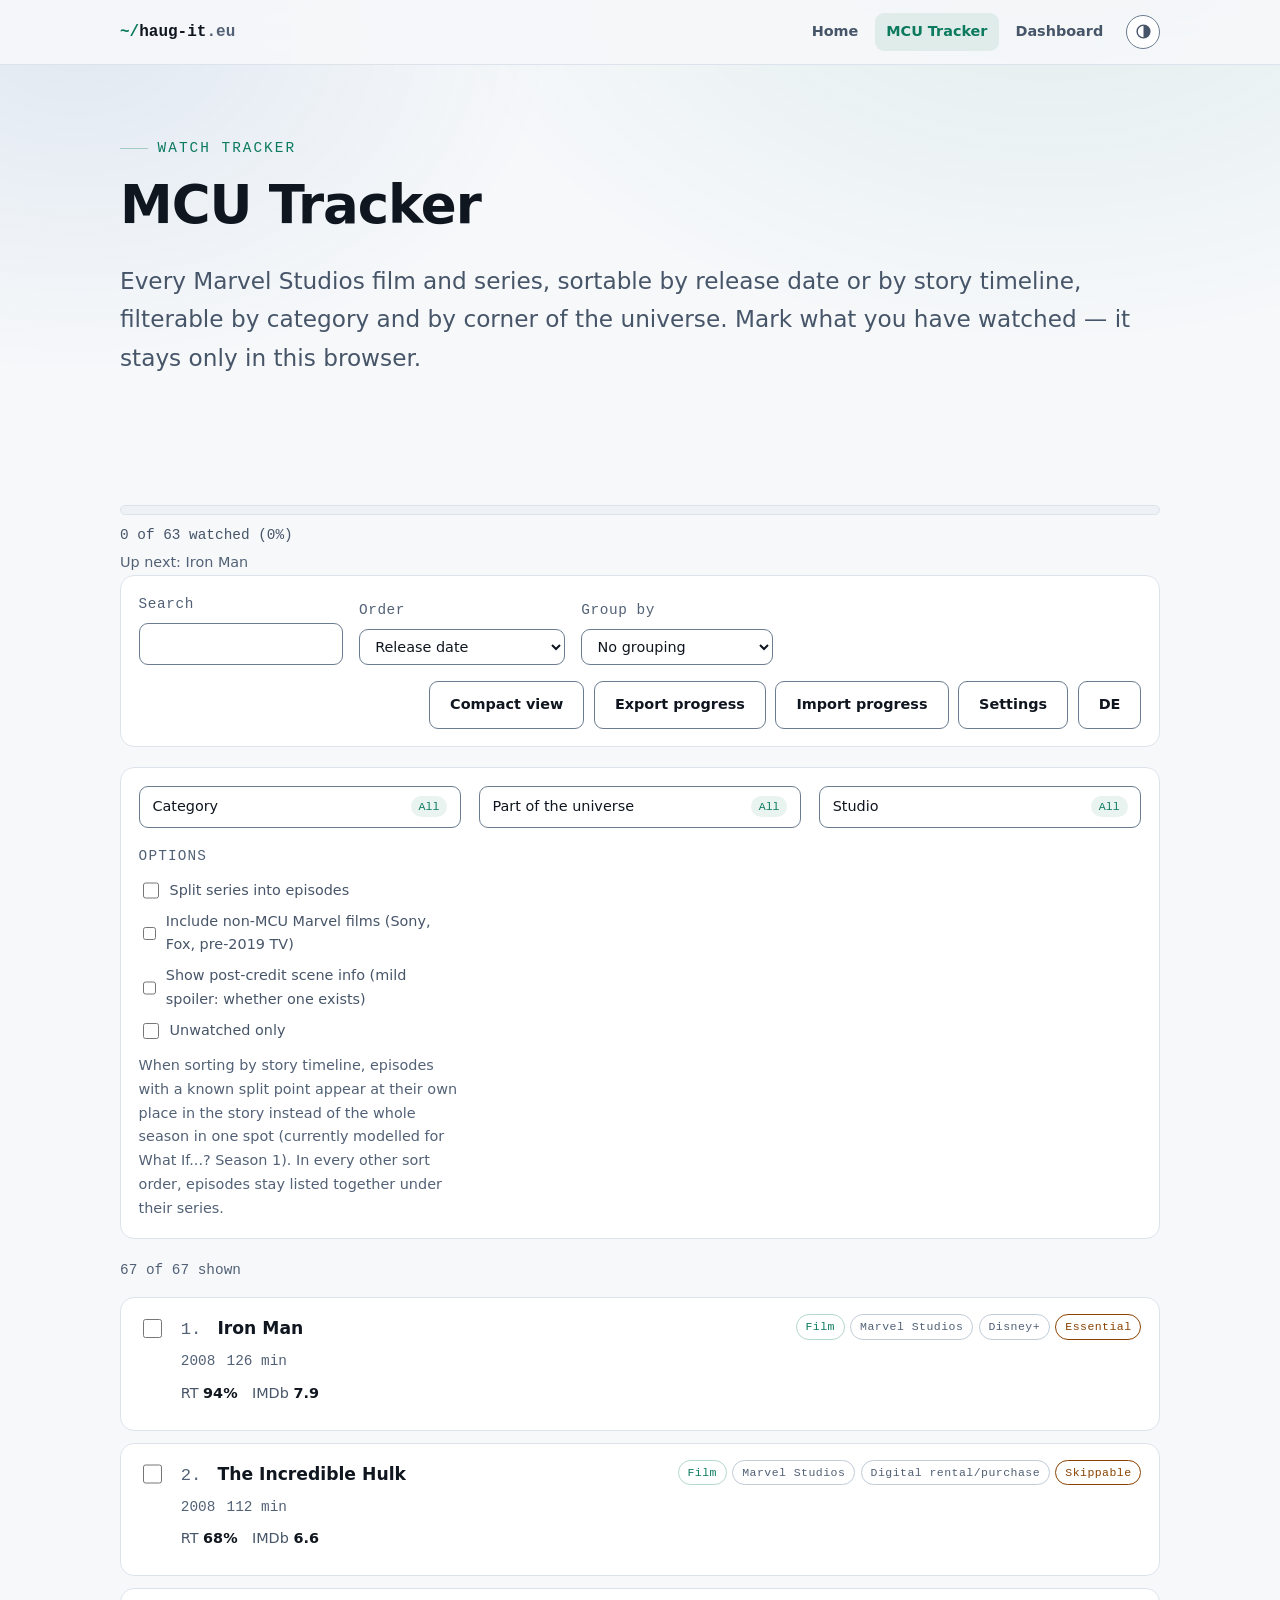
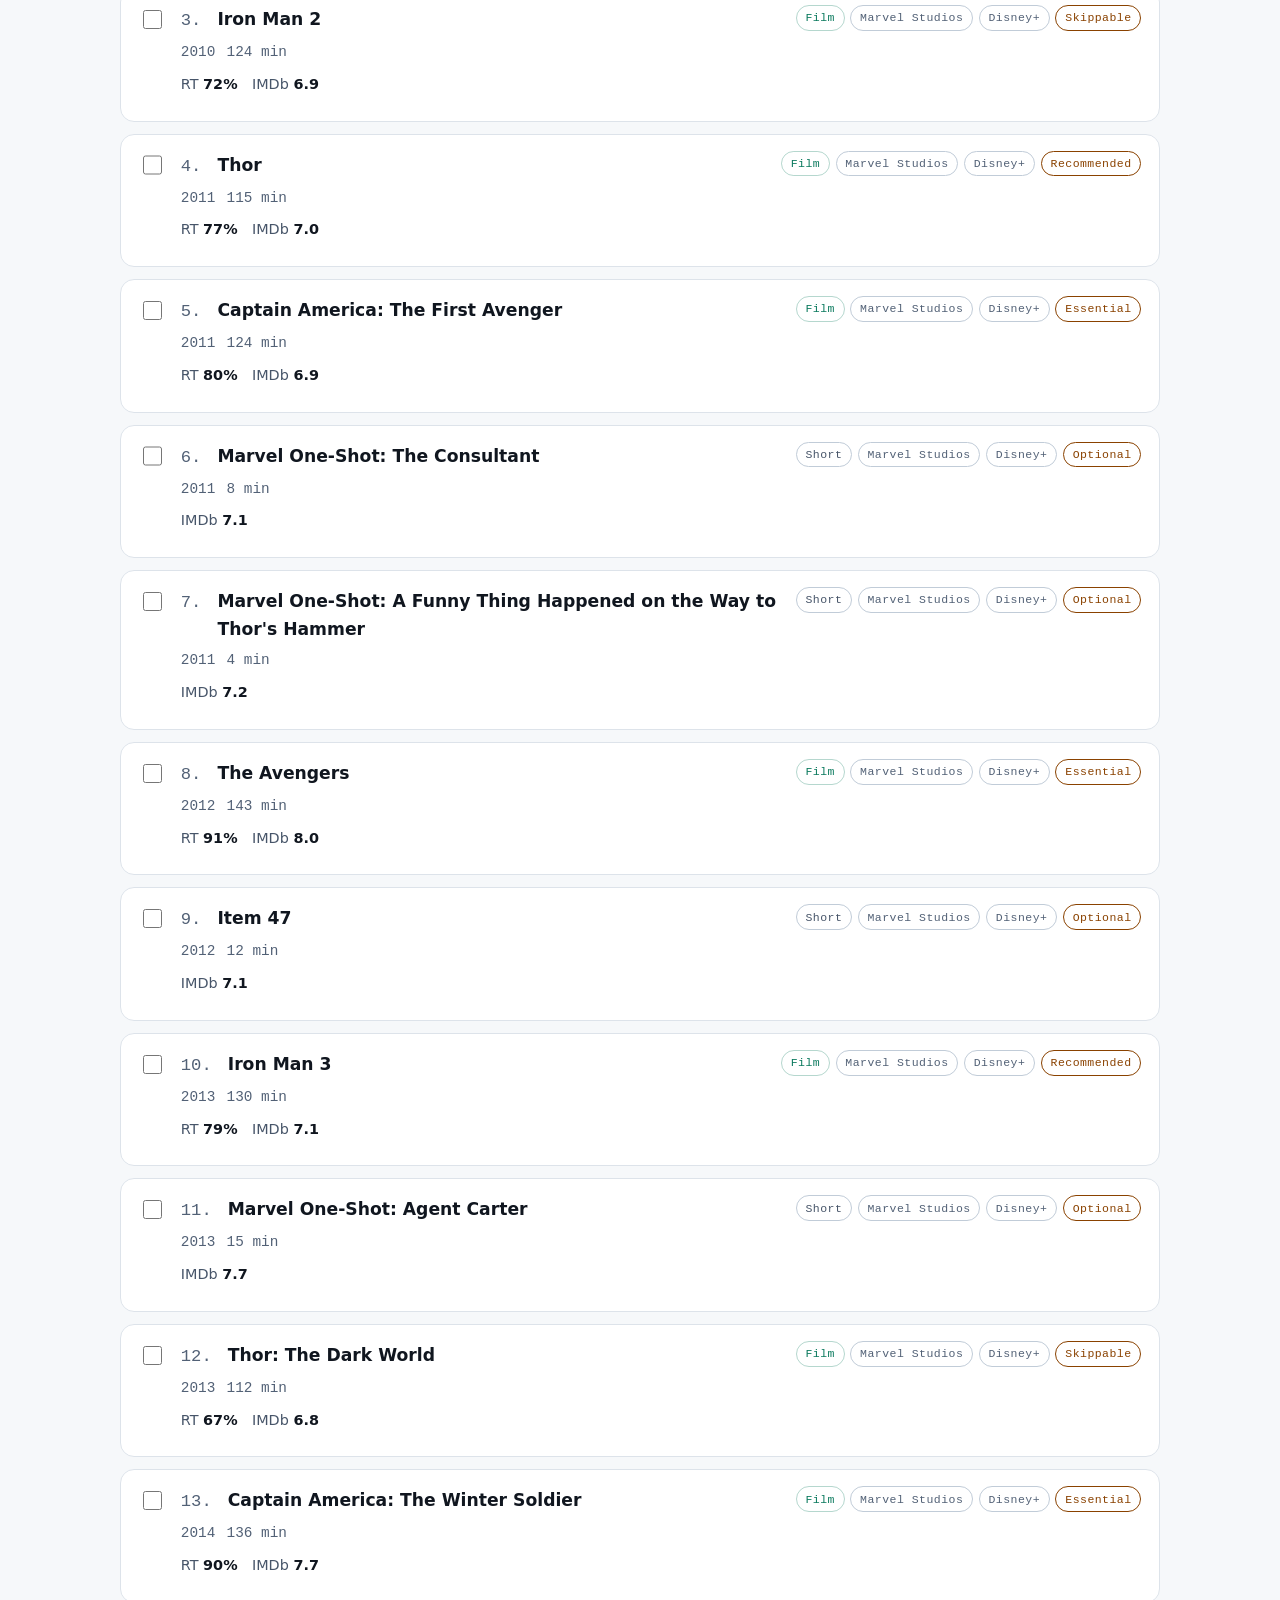
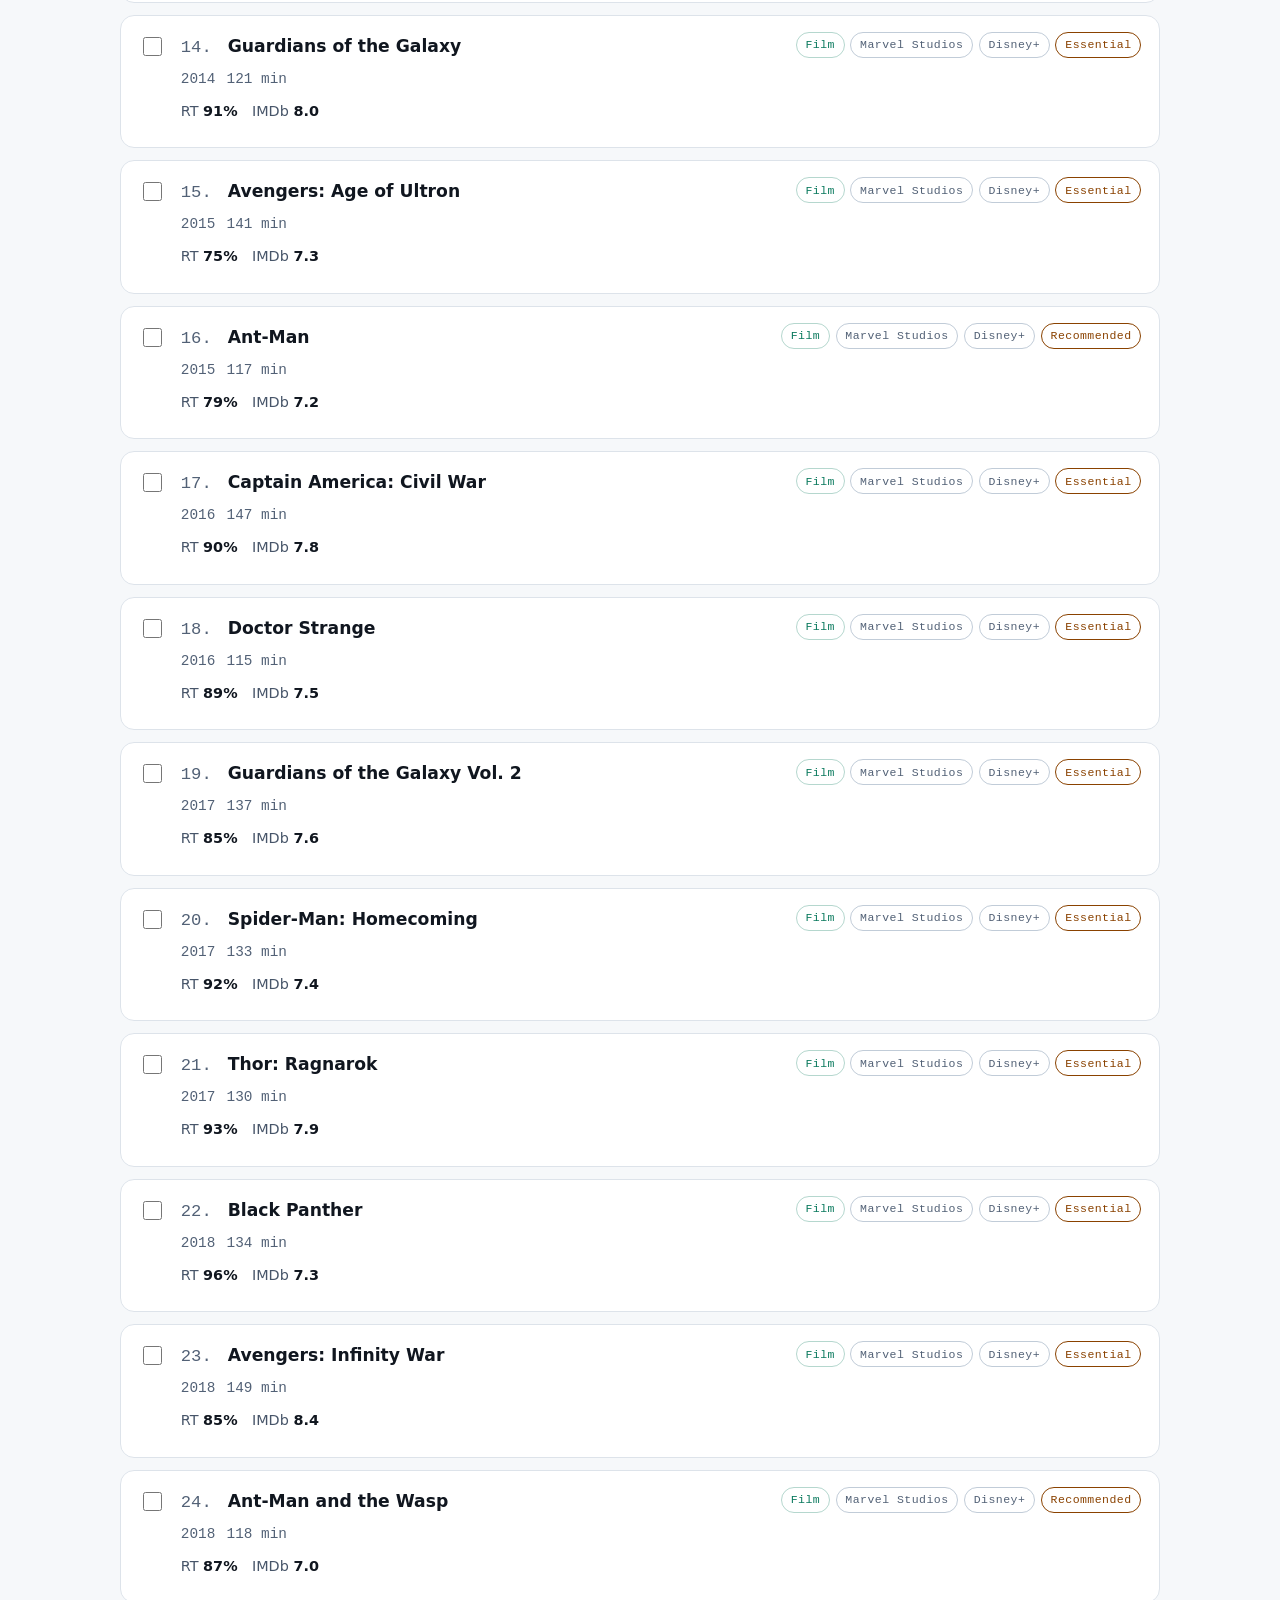
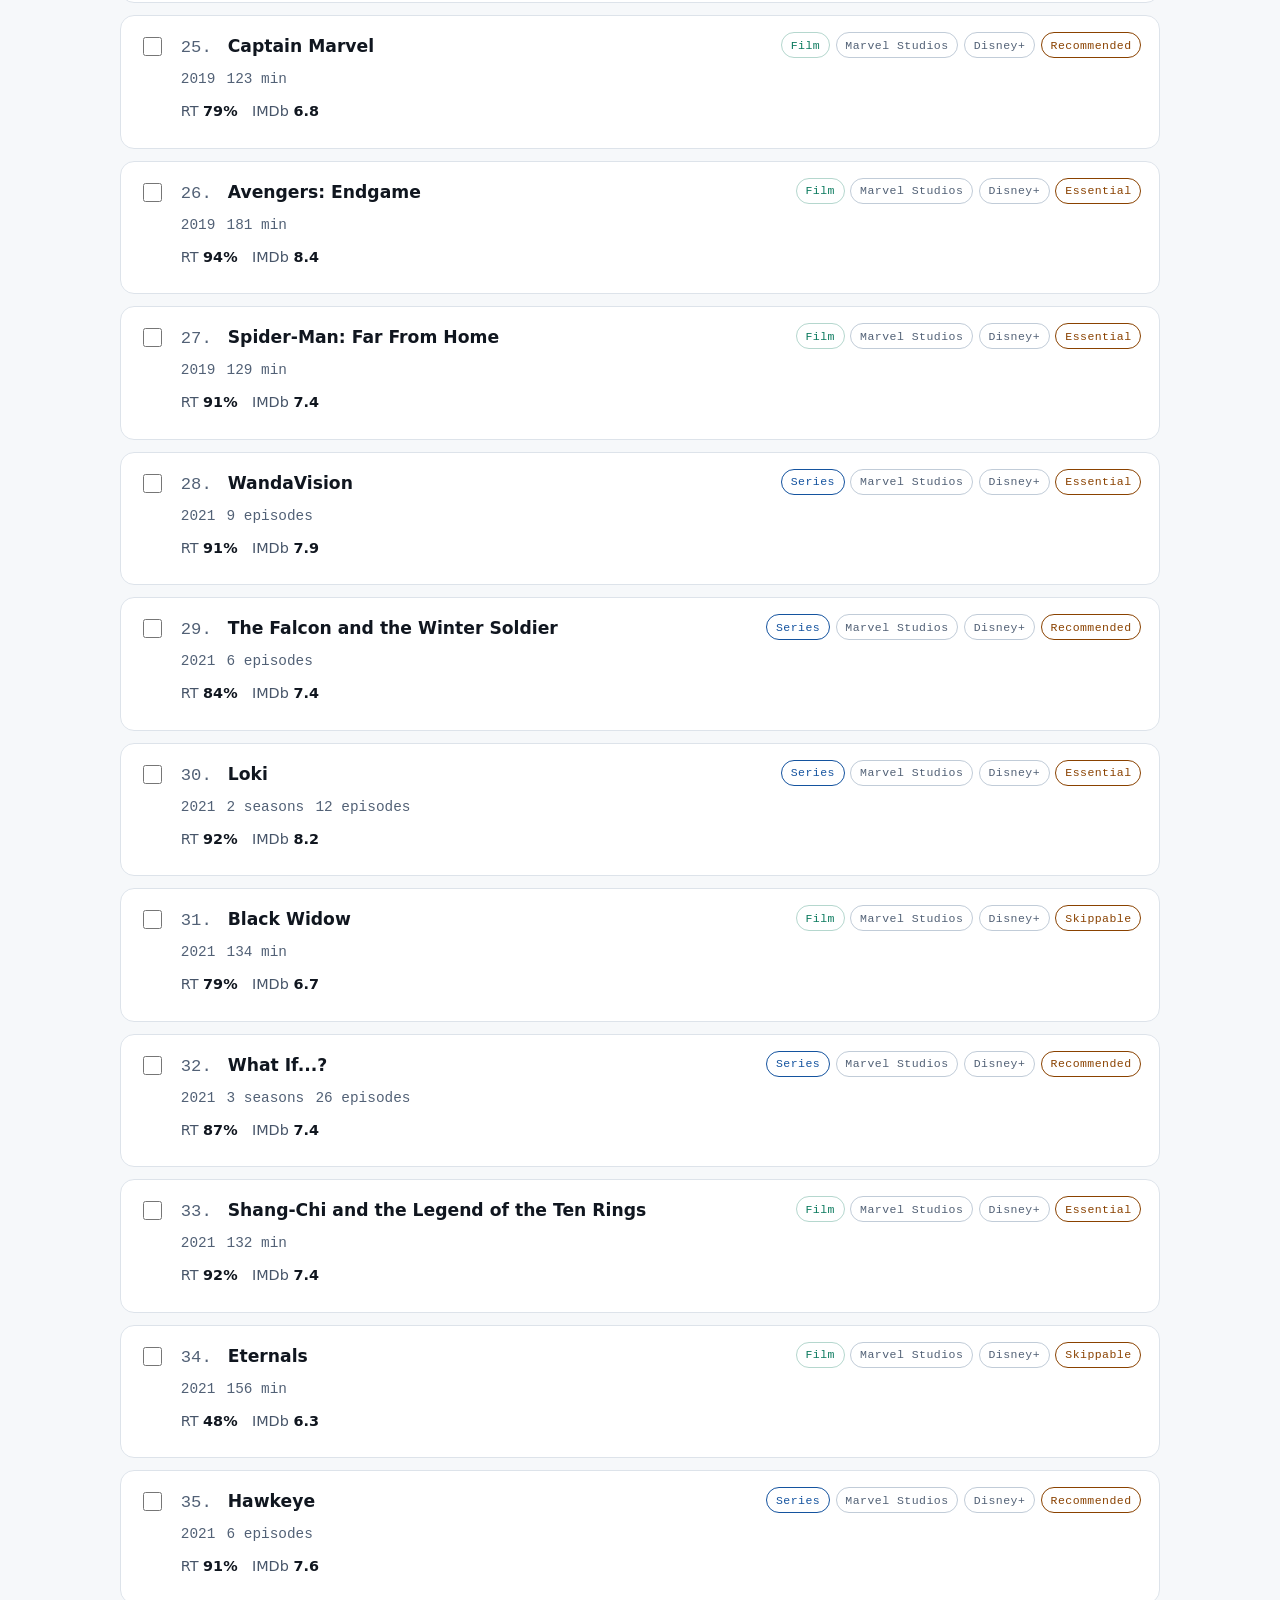
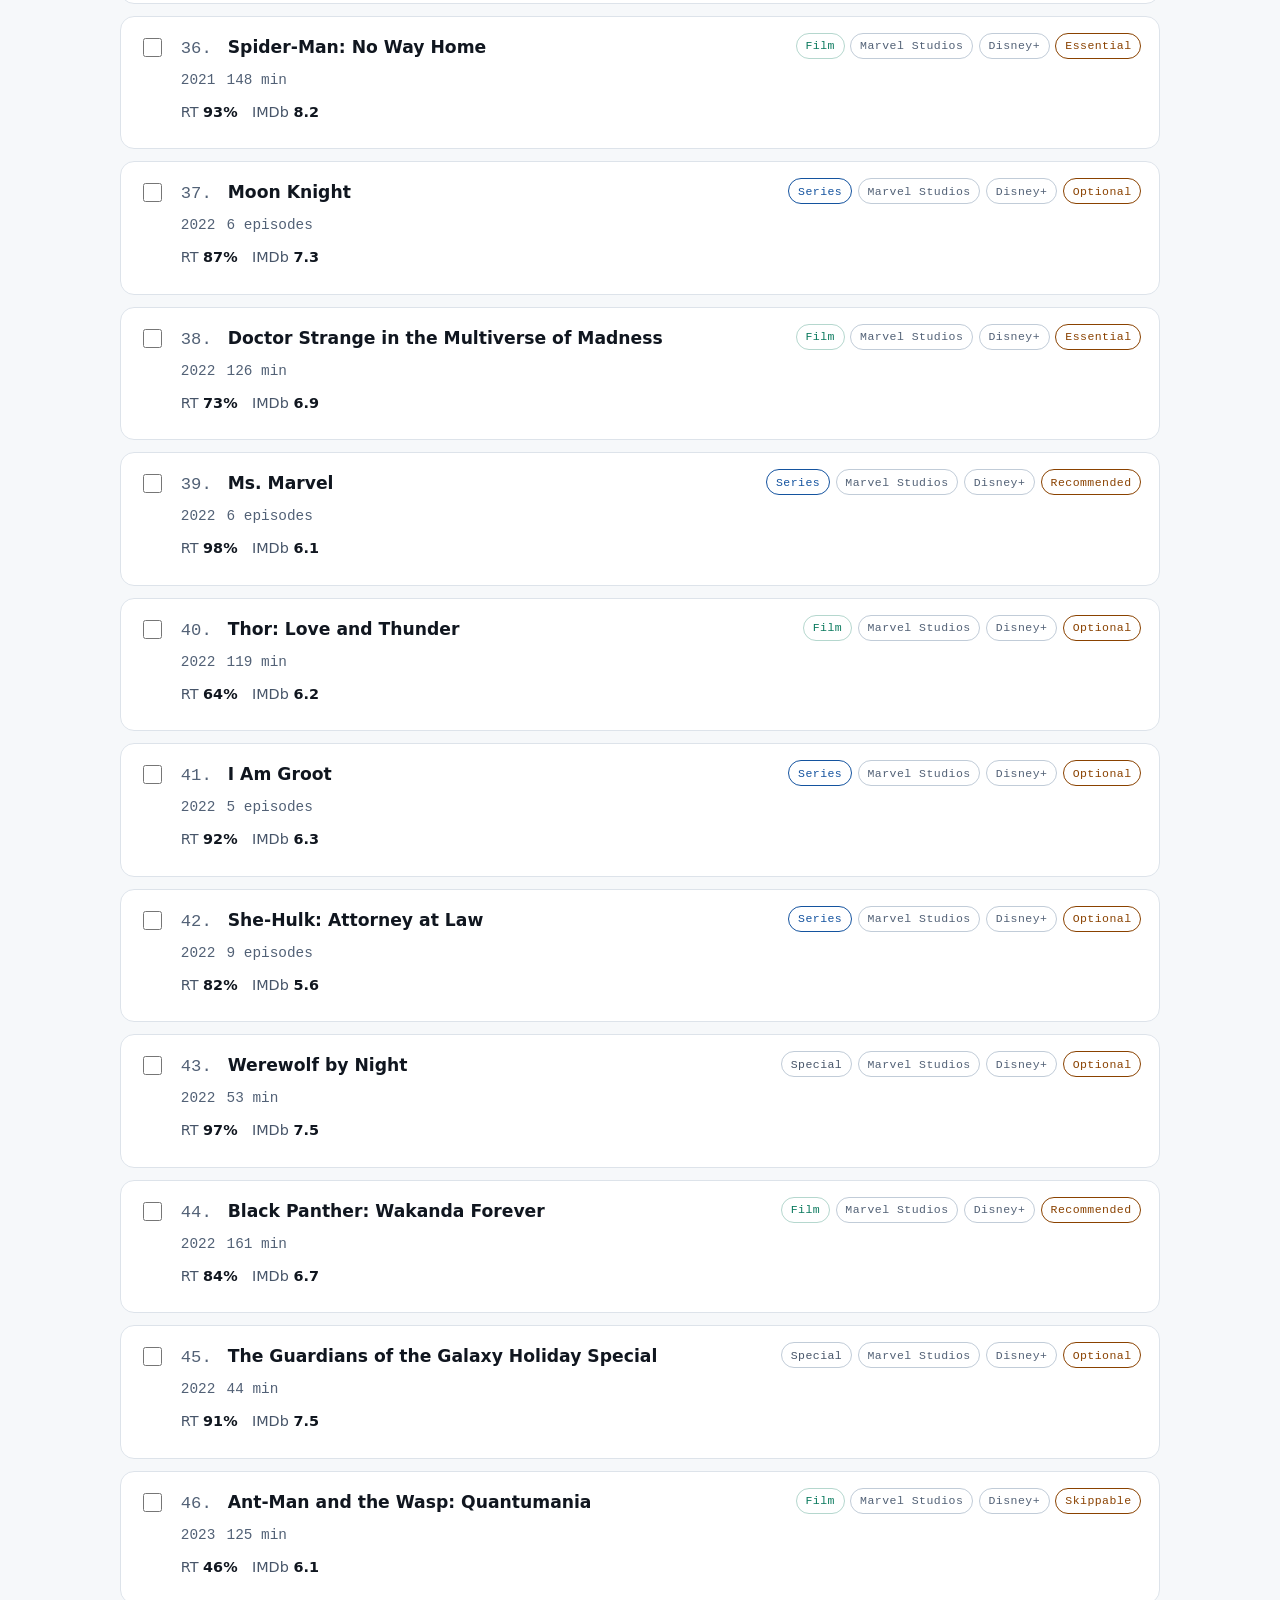
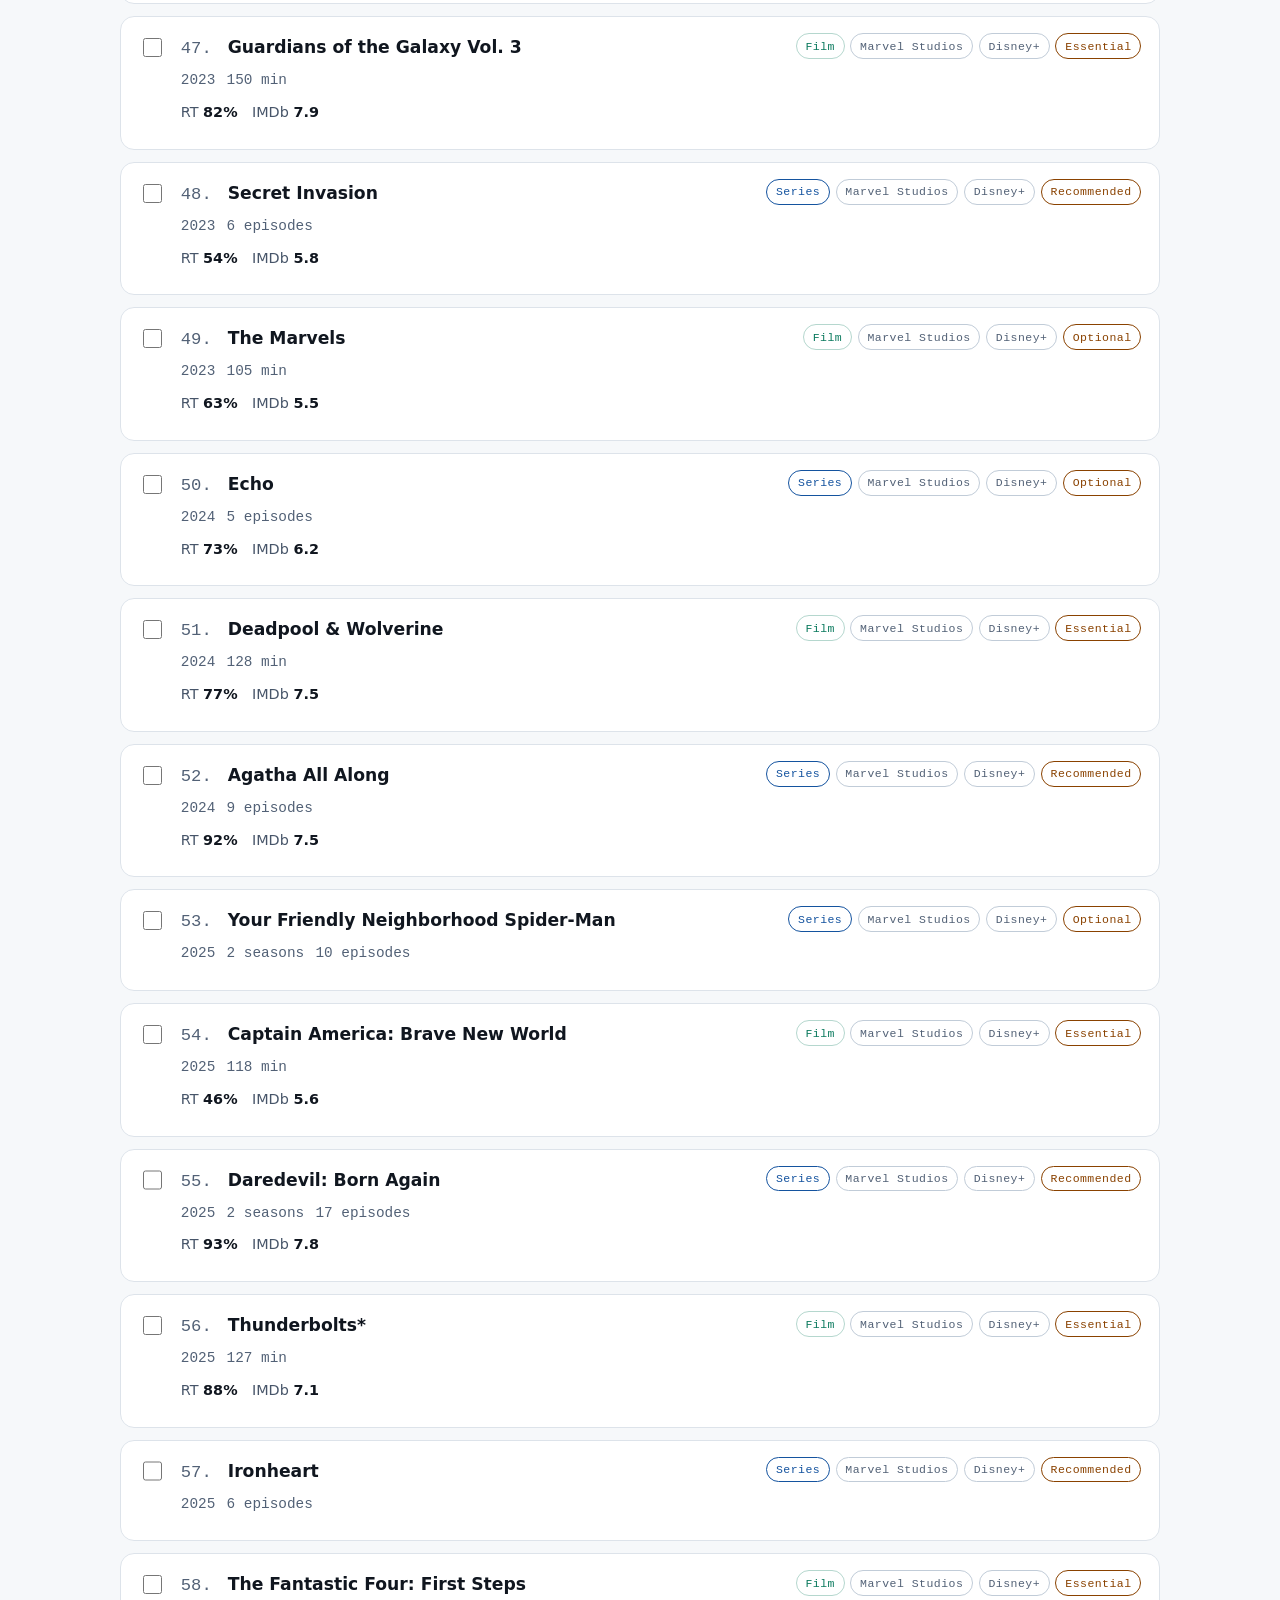
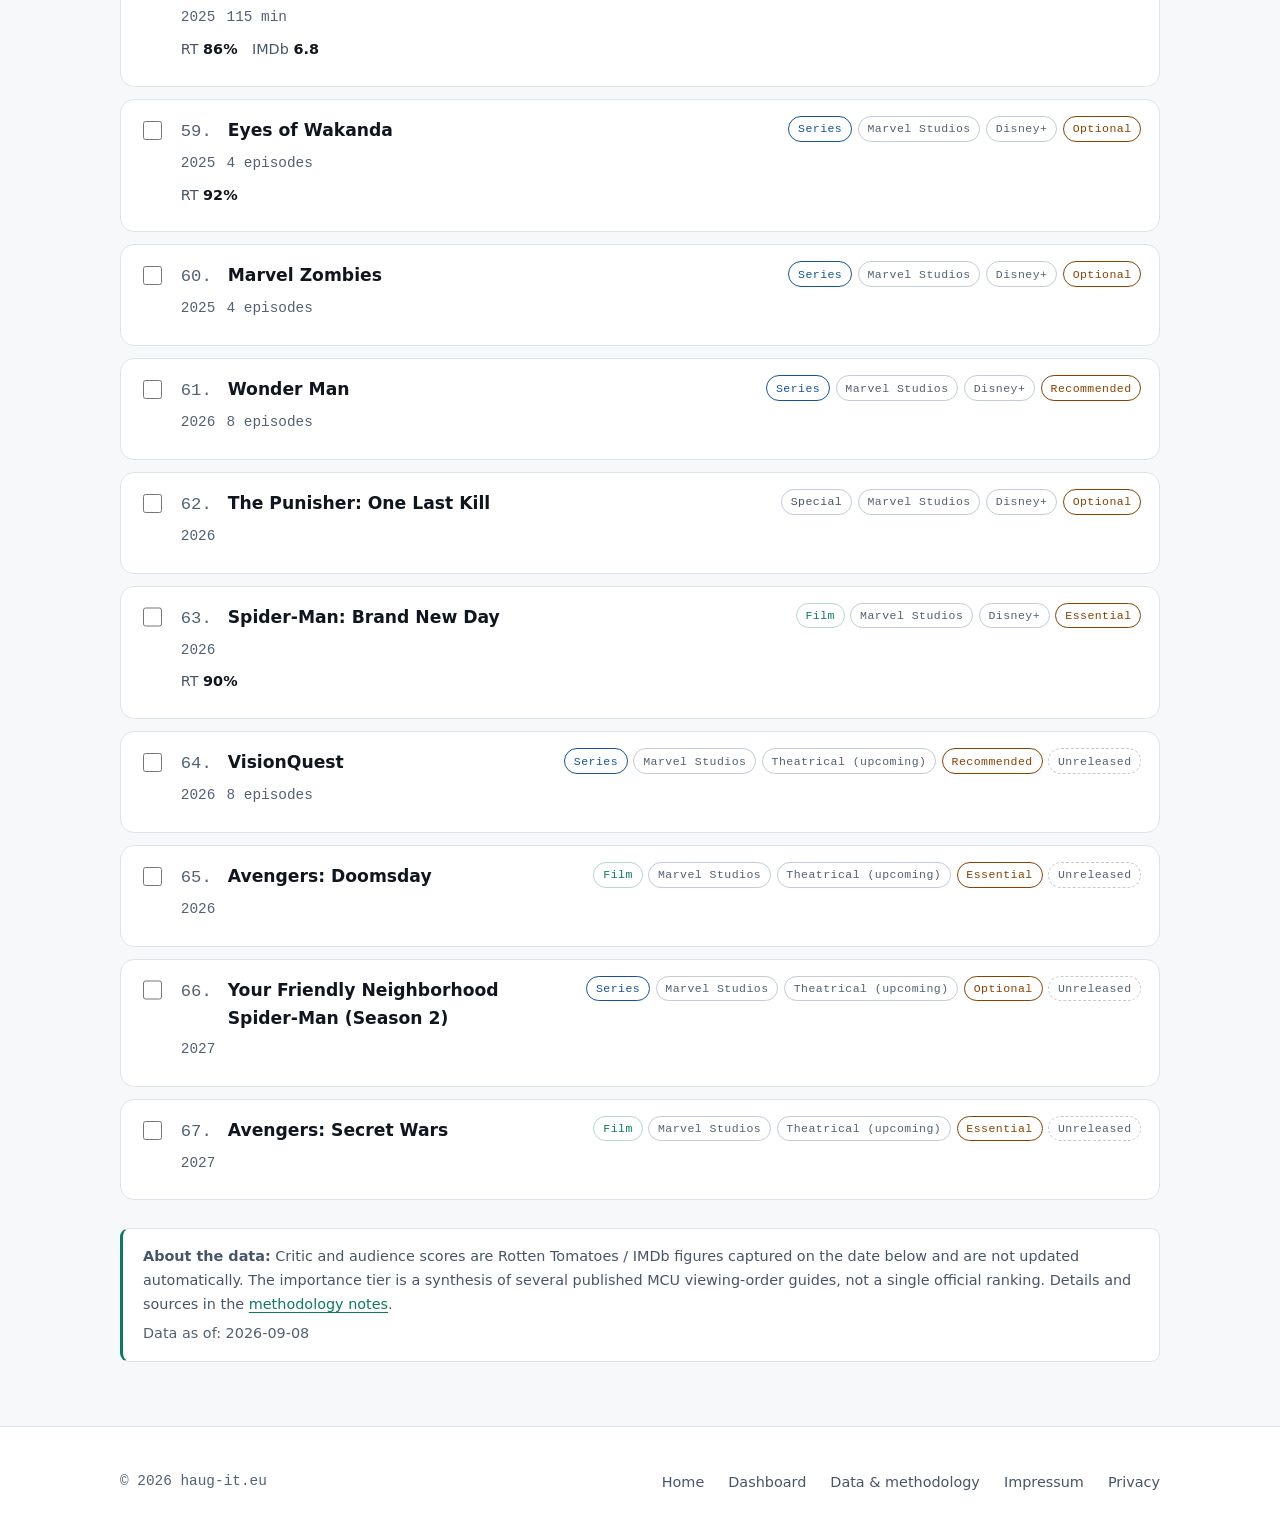
<file: mcu/index.html>
<!DOCTYPE html>
<html lang="en">
<head>
  <meta charset="utf-8">
  <meta name="viewport" content="width=device-width, initial-scale=1">

  <!-- Same policy as the rest of the site (see docs/security-hinweise.md),
       widened by exactly two hosts so the OPTIONAL, user-supplied TMDb key
       in Settings can work: api.themoviedb.org (data) and image.tmdb.org
       (posters). Nothing is requested from either host unless the visitor
       pastes their own key — see js/mcu.js and docs/verarbeitung.md V6.
       Still no 'unsafe-inline', no wildcards, form-action stays 'none'
       (no <form> is used; inputs are handled entirely by JS). -->
  <meta http-equiv="Content-Security-Policy"
        content="default-src 'none'; base-uri 'none'; form-action 'none'; img-src 'self' data: https://image.tmdb.org; style-src 'self'; script-src 'self'; font-src 'self'; connect-src 'self' https://api.themoviedb.org; object-src 'none'; frame-src 'none'">
  <meta name="referrer" content="strict-origin-when-cross-origin">

  <title>MCU Tracker | haug-it.eu</title>
  <meta name="description" content="Track every Marvel Cinematic Universe film and series — sort by release or story order, filter by category, universe and studio, mark what you have watched, and see your own dashboard.">
  <link rel="canonical" href="https://haug-it.eu/mcu/">
  <link rel="icon" href="../favicon.svg" type="image/svg+xml">
  <link rel="stylesheet" href="../css/brand.css">
  <link rel="stylesheet" href="../css/style.css">
  <link rel="stylesheet" href="../css/mcu.css">
  <script src="../js/theme.js"></script>
</head>
<body>
  <a class="skip-link" href="#main">Skip to content</a>

  <header class="site-header">
    <div class="container site-header__inner">
      <a class="brand" href="../">
        <span class="brand__sigil">~/</span><span>haug-it</span><span class="brand__dim">.eu</span>
      </a>

      <div class="header__end">
        <nav class="nav" aria-label="Main">
          <ul>
            <li><a href="../">Home</a></li>
            <li><a href="./" aria-current="page">MCU Tracker</a></li>
            <li><a href="dashboard.html" data-i18n="dashboardLink">Dashboard</a></li>
          </ul>
        </nav>

        <button class="theme-toggle" type="button" data-theme-toggle>
            <svg data-icon="auto" width="17" height="17" viewBox="0 0 24 24" fill="none" stroke="currentColor" stroke-width="2" stroke-linecap="round" stroke-linejoin="round" aria-hidden="true" focusable="false"><circle cx="12" cy="12" r="9"/><path d="M12 3a9 9 0 0 1 0 18z" fill="currentColor" stroke="none"/></svg>
            <svg data-icon="light" width="17" height="17" viewBox="0 0 24 24" fill="none" stroke="currentColor" stroke-width="2" stroke-linecap="round" stroke-linejoin="round" aria-hidden="true" focusable="false"><circle cx="12" cy="12" r="4"/><path d="M12 2v2M12 20v2M4.9 4.9l1.4 1.4M17.7 17.7l1.4 1.4M2 12h2M20 12h2M4.9 19.1l1.4-1.4M17.7 6.3l1.4-1.4"/></svg>
            <svg data-icon="dark" width="17" height="17" viewBox="0 0 24 24" fill="none" stroke="currentColor" stroke-width="2" stroke-linecap="round" stroke-linejoin="round" aria-hidden="true" focusable="false"><path d="M21 12.8A9 9 0 1 1 11.2 3a7 7 0 0 0 9.8 9.8z"/></svg>
        </button>
      </div>
    </div>
  </header>

  <main id="main">
    <section class="section section--tight">
      <div class="container">
        <p class="eyebrow">Watch tracker</p>
        <h1 data-i18n="title">MCU Tracker</h1>
        <p class="section__lead" data-i18n="lead">
          Every Marvel Studios film and series, sortable by release date or
          by story timeline, filterable by category and by corner of the
          universe. Mark what you have watched — it stays only in this
          browser.
        </p>

        <noscript>
          <p class="note">
            This tracker needs JavaScript to filter, sort and remember your
            progress. Without it there is nothing reliable to show here — try
            <a href="https://www.marvel.com/movies" rel="noopener noreferrer">Marvel's own film list</a>
            instead, or turn JavaScript back on for this page.
          </p>
        </noscript>
      </div>
    </section>

    <div id="mcu-app" class="section section--tight" hidden>
      <div class="container">

        <!-- ===== Progress summary ===== -->
        <section class="mcu-summary" aria-labelledby="mcu-summary-title">
          <h2 id="mcu-summary-title" class="visually-hidden" data-i18n="progressHeading">Your progress</h2>
          <div class="mcu-summary__bar" role="progressbar" aria-labelledby="mcu-summary-title" aria-valuemin="0" aria-valuemax="100" id="mcu-progressbar">
            <div class="mcu-summary__fill" id="mcu-progressbar-fill"></div>
          </div>
          <p class="mcu-summary__text" id="mcu-progress-text"></p>
          <p class="mcu-summary__next" id="mcu-progress-next"></p>
        </section>

        <!-- ===== Toolbar: search, order, group, view, save ===== -->
        <section class="mcu-toolbar" aria-label="Search and data controls">
          <div class="mcu-field">
            <label for="mcu-search" data-i18n="searchLabel">Search</label>
            <input type="text" id="mcu-search" autocomplete="off" spellcheck="false">
          </div>

          <div class="mcu-field">
            <label for="mcu-order" data-i18n="orderLabel">Order</label>
            <select id="mcu-order">
              <option value="release" data-i18n="orderRelease">Release date</option>
              <option value="timeline" data-i18n="orderTimeline">Story timeline</option>
              <option value="title" data-i18n="orderTitle">Title (A&ndash;Z)</option>
              <option value="critic" data-i18n="orderCritic">Critic score</option>
              <option value="importance" data-i18n="orderImportance">Importance to the plot</option>
            </select>
          </div>

          <div class="mcu-field">
            <label for="mcu-groupby" data-i18n="groupByLabel">Group by</label>
            <select id="mcu-groupby">
              <option value="none" data-i18n="groupByNone">No grouping</option>
              <option value="phase" data-i18n="groupByPhase">Phase / saga</option>
              <option value="studio" data-i18n="groupByStudio">Studio</option>
              <option value="category" data-i18n="groupByCategory">Category</option>
            </select>
          </div>

          <div class="mcu-toolbar__actions">
            <button type="button" class="btn btn--ghost" id="mcu-view-toggle">Compact view</button>
            <button type="button" class="btn btn--ghost" id="mcu-export" data-i18n="exportBtn">Export progress</button>
            <label class="btn btn--ghost mcu-file-btn">
              <span data-i18n="importBtn">Import progress</span>
              <input type="file" id="mcu-import" accept="application/json,.json">
            </label>
            <button type="button" class="btn btn--ghost" id="mcu-settings-open" aria-haspopup="dialog" aria-controls="mcu-settings" data-i18n="settingsBtn">Settings</button>
            <button type="button" class="btn btn--ghost" id="mcu-lang-toggle" lang="de">DE</button>
          </div>
        </section>

        <!-- ===== Filters ===== -->
        <section class="mcu-filters" aria-labelledby="mcu-filters-title">
          <h2 id="mcu-filters-title" class="visually-hidden" data-i18n="filtersHeading">Filters</h2>

          <div id="mcu-category-filters"></div>
          <div id="mcu-part-filters"></div>
          <div id="mcu-studio-filters"></div>

          <fieldset class="mcu-filter-group">
            <legend data-i18n="optionsLegend">Options</legend>
            <div class="mcu-checks">
              <label class="mcu-check">
                <input type="checkbox" id="mcu-opt-episodes">
                <span data-i18n="optEpisodes">Split series into episodes</span>
              </label>
              <label class="mcu-check">
                <input type="checkbox" id="mcu-opt-nonmcu">
                <span data-i18n="optNonMcu">Include non-MCU Marvel films (Sony, Fox, pre-2019 TV)</span>
              </label>
              <label class="mcu-check">
                <input type="checkbox" id="mcu-opt-postcredit">
                <span data-i18n="optPostCredit">Show post-credit scene info (mild spoiler: whether one exists)</span>
              </label>
              <label class="mcu-check">
                <input type="checkbox" id="mcu-opt-unwatched">
                <span data-i18n="optUnwatchedOnly">Unwatched only</span>
              </label>
            </div>
            <p class="mcu-help" id="mcu-split-help"></p>
          </fieldset>
        </section>

        <p class="mcu-results-count" id="mcu-results-count" role="status" aria-live="polite"></p>

        <!-- ===== Results (JS renders one <ol> or several grouped <section><ol>) ===== -->
        <div id="mcu-list-host"></div>

        <p class="mcu-empty" id="mcu-empty" hidden data-i18n="emptyState">Nothing matches these filters.</p>

        <p class="note mcu-methodology">
          <strong data-i18n="aboutDataTitle">About the data:</strong>
          <span data-i18n="aboutDataText">Critic and audience scores are Rotten Tomatoes / IMDb figures captured on the date below and are not updated automatically. The importance tier is a synthesis of several published MCU viewing-order guides, not a single official ranking. Details and sources in the</span>
          <a href="methodology.html" data-i18n="aboutDataLink">methodology notes</a>.
          <span id="mcu-data-asof"></span>
        </p>
      </div>
    </div>

    <!-- ===== Detail dialog ===== -->
    <div class="mcu-dialog-backdrop" id="mcu-detail-backdrop" hidden>
      <div class="mcu-dialog" role="dialog" aria-modal="true" aria-labelledby="mcu-detail-title">
        <div class="mcu-dialog__head">
          <h2 id="mcu-detail-title"></h2>
          <button type="button" class="mcu-dialog__close" id="mcu-detail-close" aria-label="Close">&times;</button>
        </div>
        <div class="mcu-dialog__body" id="mcu-detail-body"></div>
      </div>
    </div>

    <!-- ===== Settings dialog ===== -->
    <div class="mcu-dialog-backdrop" id="mcu-settings-backdrop" hidden>
      <div class="mcu-dialog" id="mcu-settings" role="dialog" aria-modal="true" aria-labelledby="mcu-settings-title">
        <div class="mcu-dialog__head">
          <h2 id="mcu-settings-title" data-i18n="settingsTitle">Settings</h2>
          <button type="button" class="mcu-dialog__close" id="mcu-settings-close" aria-label="Close">&times;</button>
        </div>

        <div class="mcu-dialog__body">
          <h3 data-i18n="settingsTmdbTitle">Optional: live TMDb sync</h3>
          <p data-i18n="settingsTmdbText">
            The tracker ships with a fixed, offline dataset by default — no
            network request happens unless you add your own free TMDb API key
            here. If you do, this page will contact
            <code>api.themoviedb.org</code> and <code>image.tmdb.org</code>
            directly from your browser, using your key, to show posters and
            refresh ratings. The key is stored only in this browser
            (<code>localStorage</code>) and is never sent anywhere except to
            TMDb itself.
          </p>
          <p>
            <a href="https://www.themoviedb.org/settings/api" rel="noopener noreferrer" data-i18n="settingsTmdbLink">Get a free TMDb API key &rarr;</a>
          </p>
          <div class="mcu-field">
            <label for="mcu-tmdb-key" data-i18n="settingsTmdbKeyLabel">TMDb API key (v3 auth)</label>
            <input type="password" id="mcu-tmdb-key" autocomplete="off" spellcheck="false">
          </div>
          <div class="mcu-toolbar__actions">
            <button type="button" class="btn btn--primary" id="mcu-tmdb-save" data-i18n="settingsTmdbSave">Save key</button>
            <button type="button" class="btn btn--ghost" id="mcu-tmdb-clear" data-i18n="settingsTmdbClear">Clear key</button>
          </div>
          <p class="mcu-tmdb-status" id="mcu-tmdb-status" role="status" aria-live="polite"></p>

          <h3 data-i18n="settingsDataTitle">Your data</h3>
          <p data-i18n="settingsDataText">Everything below only ever lives in this browser. Clearing it cannot be undone unless you exported a copy first.</p>
          <button type="button" class="btn btn--ghost" id="mcu-reset-progress" data-i18n="settingsResetProgress">Reset all watched progress</button>
        </div>
      </div>
    </div>

  </main>

  <footer class="site-footer">
    <div class="container site-footer__inner">
      <p class="site-footer__note">&copy; 2026 haug-it.eu</p>
      <nav aria-label="Legal">
        <ul>
          <li><a href="../">Home</a></li>
          <li><a href="dashboard.html">Dashboard</a></li>
          <li><a href="methodology.html">Data &amp; methodology</a></li>
          <li><a href="../impressum.html" lang="de">Impressum</a></li>
          <li><a href="../privacy-policy.html">Privacy</a></li>
        </ul>
      </nav>
    </div>
  </footer>

  <script src="../js/main.js" defer></script>
  <script src="../js/mcu-data.js" defer></script>
  <script src="../js/mcu-extras.js" defer></script>
  <script src="../js/mcu-i18n.js" defer></script>
  <script src="../js/mcu-shared.js" defer></script>
  <script src="../js/mcu.js" defer></script>
</body>
</html>
</file>
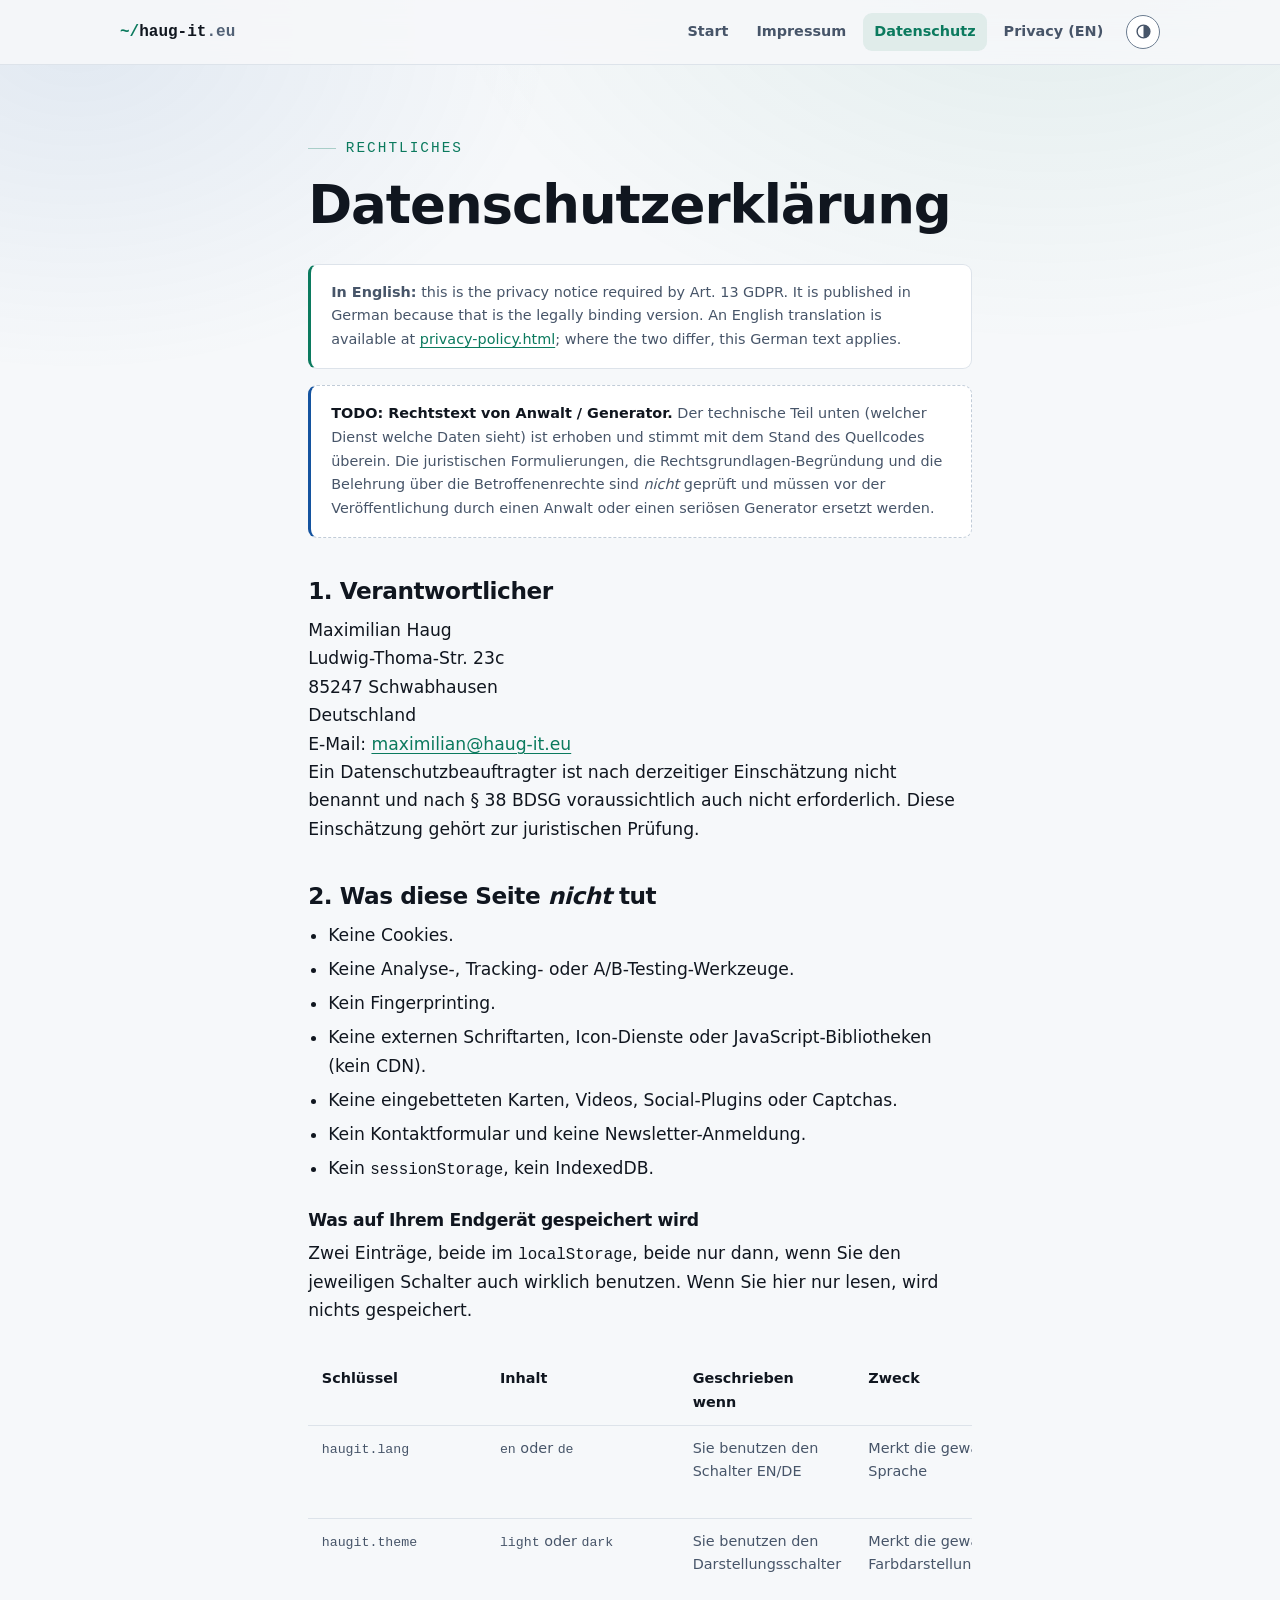
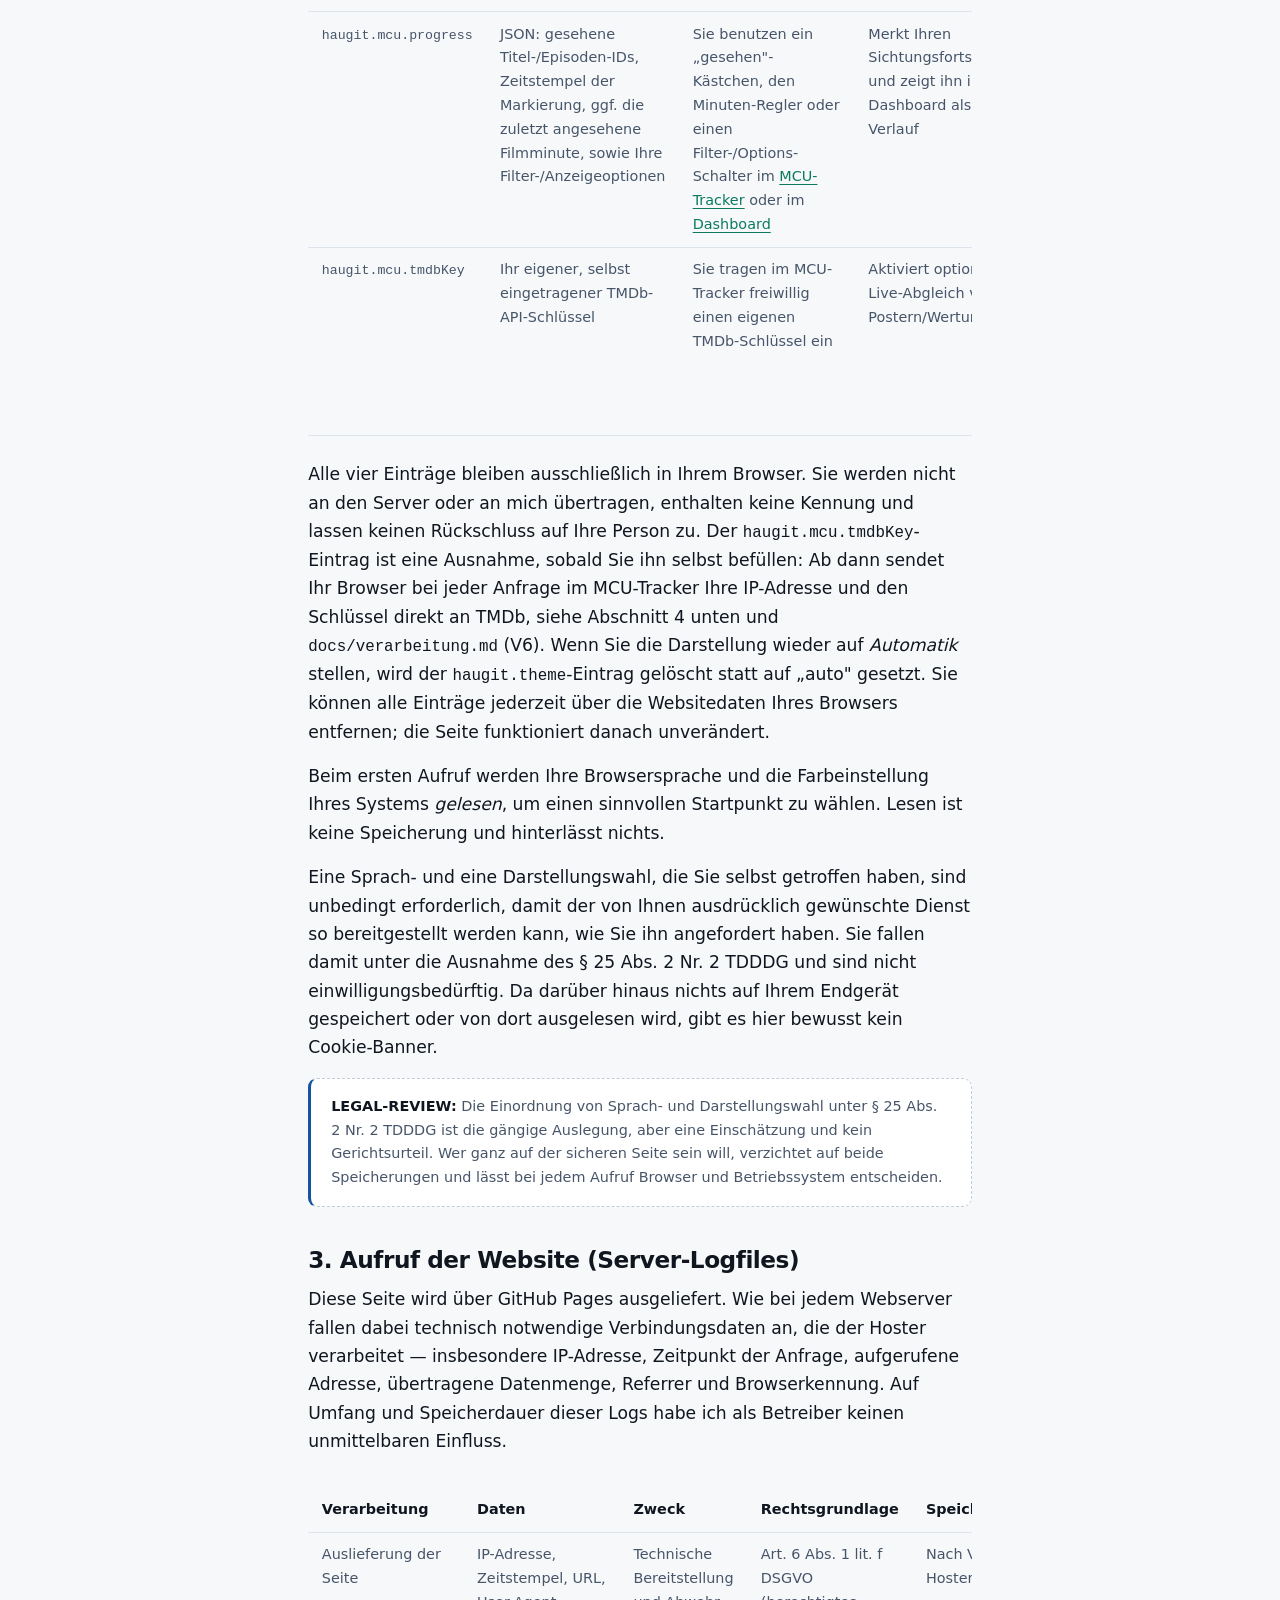
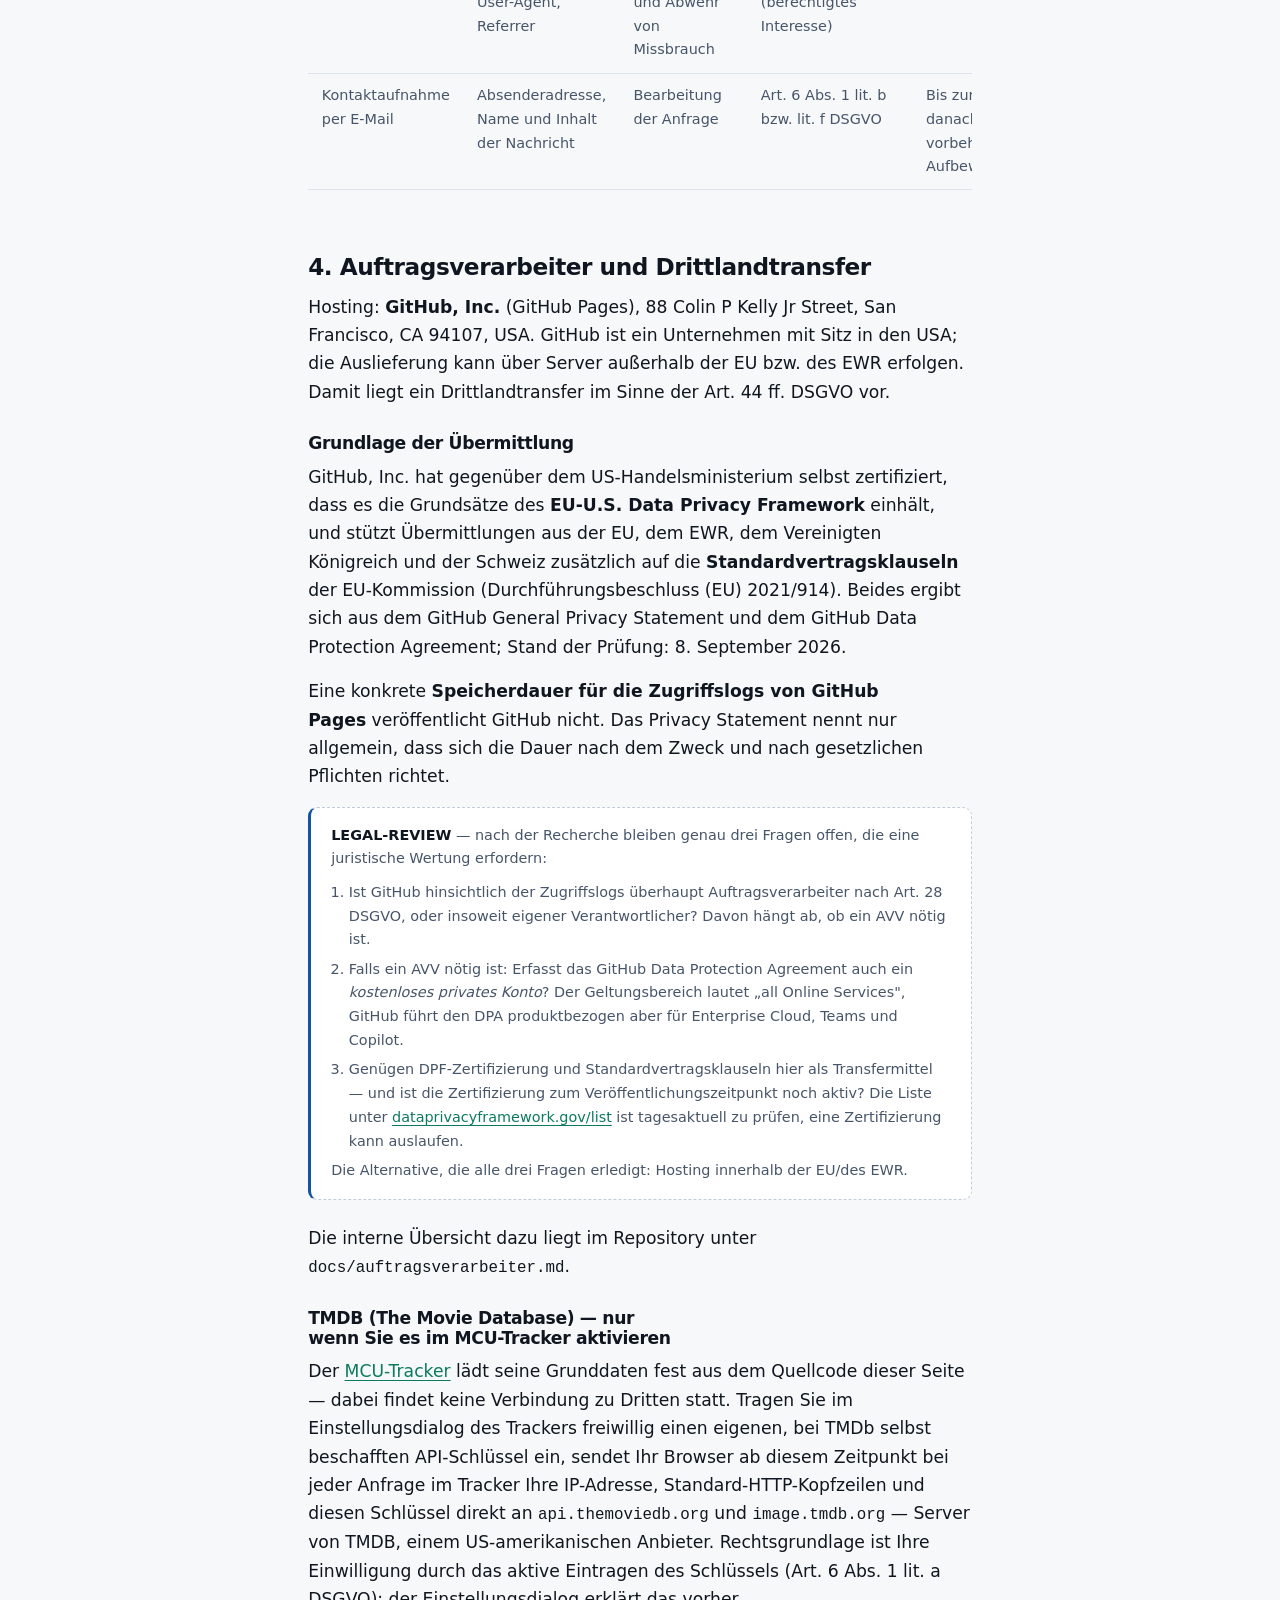
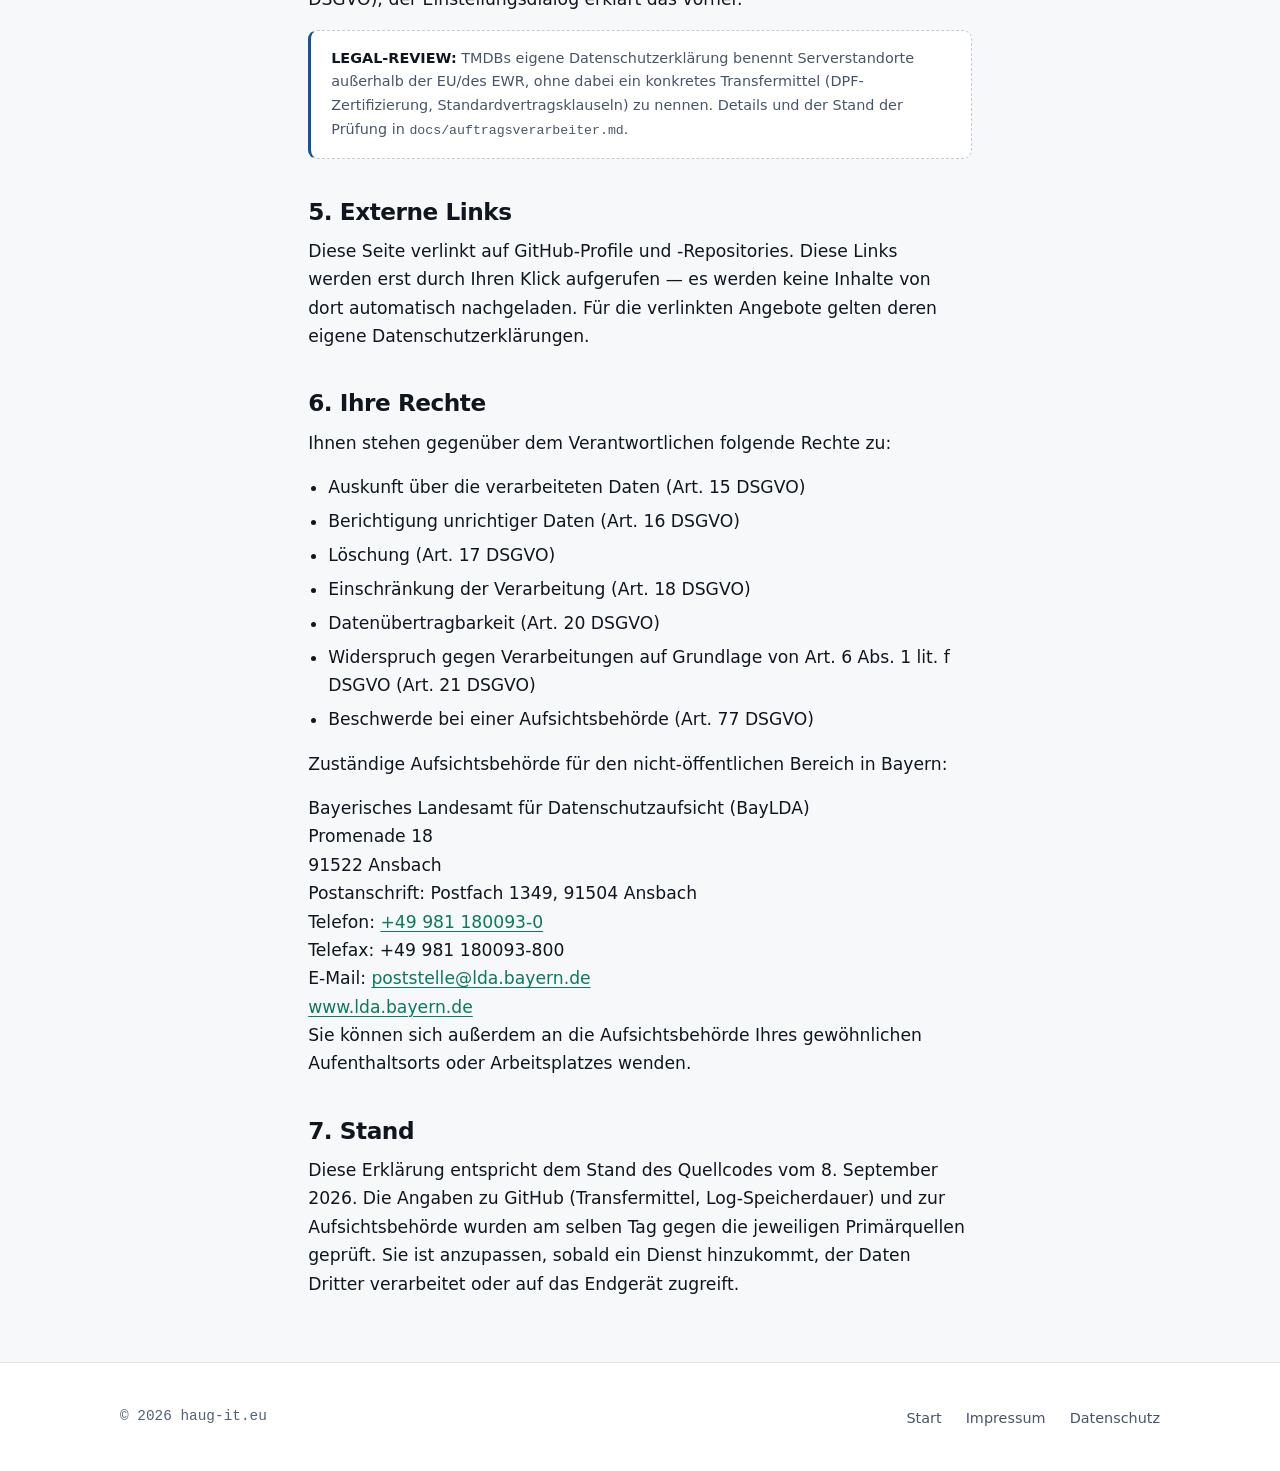
<file: datenschutz.html>
<!DOCTYPE html>
<html lang="de">
<head>
  <meta charset="utf-8">
  <meta name="viewport" content="width=device-width, initial-scale=1">
  <meta http-equiv="Content-Security-Policy"
        content="default-src 'none'; base-uri 'none'; form-action 'none'; img-src 'self' data:; style-src 'self'; script-src 'self'; font-src 'self'; connect-src 'none'; object-src 'none'; frame-src 'none'">
  <meta name="referrer" content="strict-origin-when-cross-origin">

  <title>Datenschutzerklärung | haug-it.eu</title>
  <meta name="description" content="Datenschutzerklärung nach Art. 13 DSGVO für haug-it.eu — welche Daten beim Aufruf dieser Seite anfallen und auf welcher Rechtsgrundlage.">
  <link rel="canonical" href="https://haug-it.eu/datenschutz.html">
  <link rel="alternate" hreflang="de" href="https://haug-it.eu/datenschutz.html">
  <link rel="alternate" hreflang="en" href="https://haug-it.eu/privacy-policy.html">
  <link rel="icon" href="favicon.svg" type="image/svg+xml">
  <link rel="stylesheet" href="css/brand.css">
  <link rel="stylesheet" href="css/style.css">
  <script src="js/theme.js"></script>
</head>
<body>
  <a class="skip-link" href="#main">Zum Inhalt springen</a>

  <header class="site-header">
    <div class="container site-header__inner">
      <a class="brand" href="./">
        <span class="brand__sigil">~/</span><span>haug-it</span><span class="brand__dim">.eu</span>
      </a>
      <div class="header__end">
        <nav class="nav" aria-label="Hauptnavigation">
          <ul>
            <li><a href="./" lang="en">Start</a></li>
            <li><a href="impressum.html">Impressum</a></li>
            <li><a href="datenschutz.html" aria-current="page">Datenschutz</a></li>
            <li><a href="privacy-policy.html" lang="en">Privacy (EN)</a></li>
          </ul>
        </nav>

        <button class="theme-toggle" type="button" data-theme-toggle>
            <svg data-icon="auto" width="17" height="17" viewBox="0 0 24 24" fill="none" stroke="currentColor" stroke-width="2" stroke-linecap="round" stroke-linejoin="round" aria-hidden="true" focusable="false"><circle cx="12" cy="12" r="9"/><path d="M12 3a9 9 0 0 1 0 18z" fill="currentColor" stroke="none"/></svg>
            <svg data-icon="light" width="17" height="17" viewBox="0 0 24 24" fill="none" stroke="currentColor" stroke-width="2" stroke-linecap="round" stroke-linejoin="round" aria-hidden="true" focusable="false"><circle cx="12" cy="12" r="4"/><path d="M12 2v2M12 20v2M4.9 4.9l1.4 1.4M17.7 17.7l1.4 1.4M2 12h2M20 12h2M4.9 19.1l1.4-1.4M17.7 6.3l1.4-1.4"/></svg>
            <svg data-icon="dark" width="17" height="17" viewBox="0 0 24 24" fill="none" stroke="currentColor" stroke-width="2" stroke-linecap="round" stroke-linejoin="round" aria-hidden="true" focusable="false"><path d="M21 12.8A9 9 0 1 1 11.2 3a7 7 0 0 0 9.8 9.8z"/></svg>
        </button>
      </div>
    </div>
  </header>

  <main id="main">
    <section class="section section--tight">
      <div class="container prose">
        <p class="eyebrow">Rechtliches</p>
        <h1>Datenschutzerklärung</h1>

        <p class="note" lang="en">
          <strong>In English:</strong> this is the privacy notice required by
          Art. 13 GDPR. It is published in German because that is the legally
          binding version. An English translation is available at
          <a href="privacy-policy.html" lang="en">privacy-policy.html</a>; where
          the two differ, this German text applies.
        </p>

        <div class="todo">
          <strong>TODO: Rechtstext von Anwalt / Generator.</strong>
          Der technische Teil unten (welcher Dienst welche Daten sieht) ist
          erhoben und stimmt mit dem Stand des Quellcodes überein. Die
          juristischen Formulierungen, die Rechtsgrundlagen-Begründung und die
          Belehrung über die Betroffenenrechte sind <em>nicht</em> geprüft und
          müssen vor der Veröffentlichung durch einen Anwalt oder einen
          seriösen Generator ersetzt werden.
        </div>

        <h2>1. Verantwortlicher</h2>
        <address>
          Maximilian Haug<br>
          Ludwig-Thoma-Str. 23c<br>
          85247 Schwabhausen<br>
          Deutschland<br>
          E-Mail: <a href="mailto:maximilian@haug-it.eu">maximilian@haug-it.eu</a>
        </address>
        <p>
          Ein Datenschutzbeauftragter ist nach derzeitiger Einschätzung nicht
          benannt und nach § 38 BDSG voraussichtlich auch nicht erforderlich.
          Diese Einschätzung gehört zur juristischen Prüfung.
        </p>

        <h2>2. Was diese Seite <em>nicht</em> tut</h2>
        <ul>
          <li>Keine Cookies.</li>
          <li>Keine Analyse-, Tracking- oder A/B-Testing-Werkzeuge.</li>
          <li>Kein Fingerprinting.</li>
          <li>Keine externen Schriftarten, Icon-Dienste oder JavaScript-Bibliotheken (kein CDN).</li>
          <li>Keine eingebetteten Karten, Videos, Social-Plugins oder Captchas.</li>
          <li>Kein Kontaktformular und keine Newsletter-Anmeldung.</li>
          <li>Kein <code>sessionStorage</code>, kein IndexedDB.</li>
        </ul>

        <h3>Was auf Ihrem Endgerät gespeichert wird</h3>
        <p>
          Zwei Einträge, beide im <code>localStorage</code>, beide nur dann,
          wenn Sie den jeweiligen Schalter auch wirklich benutzen. Wenn Sie
          hier nur lesen, wird nichts gespeichert.
        </p>
        <div class="table-scroll">
          <table class="data-table">
            <caption class="visually-hidden">Im Browser gespeicherte Einträge</caption>
            <thead>
              <tr>
                <th scope="col">Schlüssel</th>
                <th scope="col">Inhalt</th>
                <th scope="col">Geschrieben wenn</th>
                <th scope="col">Zweck</th>
                <th scope="col">Dauer</th>
              </tr>
            </thead>
            <tbody>
              <tr>
                <td><code>haugit.lang</code></td>
                <td><code>en</code> oder <code>de</code></td>
                <td>Sie benutzen den Schalter EN/DE</td>
                <td>Merkt die gewählte Sprache</td>
                <td>Bis Sie die Websitedaten löschen</td>
              </tr>
              <tr>
                <td><code>haugit.theme</code></td>
                <td><code>light</code> oder <code>dark</code></td>
                <td>Sie benutzen den Darstellungsschalter</td>
                <td>Merkt die gewählte Farbdarstellung</td>
                <td>Bis Sie die Websitedaten löschen</td>
              </tr>
              <tr>
                <td><code>haugit.mcu.progress</code></td>
                <td>JSON: gesehene Titel-/Episoden-IDs, Zeitstempel der Markierung, ggf. die zuletzt angesehene Filmminute, sowie Ihre Filter-/Anzeigeoptionen</td>
                <td>Sie benutzen ein „gesehen"-Kästchen, den Minuten-Regler oder einen Filter-/Options-Schalter im <a href="mcu/">MCU-Tracker</a> oder im <a href="mcu/dashboard.html">Dashboard</a></td>
                <td>Merkt Ihren Sichtungsfortschritt und zeigt ihn im Dashboard als Verlauf</td>
                <td>Bis Sie die Websitedaten löschen oder „Fortschritt zurücksetzen" benutzen</td>
              </tr>
              <tr>
                <td><code>haugit.mcu.tmdbKey</code></td>
                <td>Ihr eigener, selbst eingetragener TMDb-API-Schlüssel</td>
                <td>Sie tragen im MCU-Tracker freiwillig einen eigenen TMDb-Schlüssel ein</td>
                <td>Aktiviert optionalen Live-Abgleich von Postern/Wertungen</td>
                <td>Bis Sie „Schlüssel löschen" benutzen oder die Websitedaten löschen</td>
              </tr>
            </tbody>
          </table>
        </div>
        <p>
          Alle vier Einträge bleiben ausschließlich in Ihrem Browser. Sie
          werden nicht an den Server oder an mich übertragen, enthalten keine
          Kennung und lassen keinen Rückschluss auf Ihre Person zu. Der
          <code>haugit.mcu.tmdbKey</code>-Eintrag ist eine Ausnahme, sobald Sie
          ihn selbst befüllen: Ab dann sendet Ihr Browser bei jeder Anfrage im
          MCU-Tracker Ihre IP-Adresse und den Schlüssel direkt an TMDb, siehe
          Abschnitt 4 unten und <code>docs/verarbeitung.md</code> (V6). Wenn
          Sie die Darstellung wieder auf <em>Automatik</em> stellen, wird der
          <code>haugit.theme</code>-Eintrag gelöscht statt auf „auto" gesetzt.
          Sie können alle Einträge jederzeit über die Websitedaten Ihres
          Browsers entfernen; die Seite funktioniert danach unverändert.
        </p>
        <p>
          Beim ersten Aufruf werden Ihre Browsersprache und die Farbeinstellung
          Ihres Systems <em>gelesen</em>, um einen sinnvollen Startpunkt zu
          wählen. Lesen ist keine Speicherung und hinterlässt nichts.
        </p>
        <p>
          Eine Sprach- und eine Darstellungswahl, die Sie selbst getroffen
          haben, sind unbedingt erforderlich, damit der von Ihnen ausdrücklich
          gewünschte Dienst so bereitgestellt werden kann, wie Sie ihn angefordert
          haben. Sie fallen damit unter die Ausnahme des § 25 Abs. 2 Nr. 2 TDDDG
          und sind nicht einwilligungsbedürftig. Da darüber hinaus nichts auf
          Ihrem Endgerät gespeichert oder von dort ausgelesen wird, gibt es hier
          bewusst kein Cookie-Banner.
        </p>
        <p class="todo">
          <strong>LEGAL-REVIEW:</strong> Die Einordnung von Sprach- und
          Darstellungswahl unter § 25 Abs. 2 Nr. 2 TDDDG ist die gängige
          Auslegung, aber eine Einschätzung und kein Gerichtsurteil. Wer ganz
          auf der sicheren Seite sein will, verzichtet auf beide Speicherungen
          und lässt bei jedem Aufruf Browser und Betriebssystem entscheiden.
        </p>

        <h2>3. Aufruf der Website (Server-Logfiles)</h2>
        <p>
          Diese Seite wird über GitHub Pages ausgeliefert. Wie bei jedem
          Webserver fallen dabei technisch notwendige Verbindungsdaten an, die
          der Hoster verarbeitet — insbesondere IP-Adresse, Zeitpunkt der
          Anfrage, aufgerufene Adresse, übertragene Datenmenge, Referrer und
          Browserkennung. Auf Umfang und Speicherdauer dieser Logs habe ich
          als Betreiber keinen unmittelbaren Einfluss.
        </p>

        <div class="table-scroll">
          <table class="data-table">
            <caption class="visually-hidden">Verarbeitungen auf haug-it.eu im Überblick</caption>
            <thead>
              <tr>
                <th scope="col">Verarbeitung</th>
                <th scope="col">Daten</th>
                <th scope="col">Zweck</th>
                <th scope="col">Rechtsgrundlage</th>
                <th scope="col">Speicherdauer</th>
              </tr>
            </thead>
            <tbody>
              <tr>
                <td>Auslieferung der Seite</td>
                <td>IP-Adresse, Zeitstempel, URL, User-Agent, Referrer</td>
                <td>Technische Bereitstellung und Abwehr von Missbrauch</td>
                <td>Art. 6 Abs. 1 lit. f DSGVO (berechtigtes Interesse)</td>
                <td>Nach Vorgabe des Hosters (GitHub)</td>
              </tr>
              <tr>
                <td>Kontaktaufnahme per E-Mail</td>
                <td>Absenderadresse, Name und Inhalt der Nachricht</td>
                <td>Bearbeitung der Anfrage</td>
                <td>Art. 6 Abs. 1 lit. b bzw. lit. f DSGVO</td>
                <td>Bis zur Erledigung, danach Löschung vorbehaltlich Aufbewahrungspflichten</td>
              </tr>
            </tbody>
          </table>
        </div>

        <h2>4. Auftragsverarbeiter und Drittlandtransfer</h2>
        <p>
          Hosting: <strong>GitHub, Inc.</strong> (GitHub Pages), 88 Colin P Kelly Jr
          Street, San Francisco, CA 94107, USA. GitHub ist ein Unternehmen mit
          Sitz in den USA; die Auslieferung kann über Server außerhalb der EU
          bzw. des EWR erfolgen. Damit liegt ein Drittlandtransfer im Sinne der
          Art. 44 ff. DSGVO vor.
        </p>
        <h3>Grundlage der Übermittlung</h3>
        <p>
          GitHub, Inc. hat gegenüber dem US-Handelsministerium selbst
          zertifiziert, dass es die Grundsätze des
          <strong>EU-U.S. Data Privacy Framework</strong> einhält, und stützt
          Übermittlungen aus der EU, dem EWR, dem Vereinigten Königreich und der
          Schweiz zusätzlich auf die <strong>Standardvertragsklauseln</strong>
          der EU-Kommission (Durchführungsbeschluss (EU) 2021/914). Beides ergibt
          sich aus dem GitHub General Privacy Statement und dem GitHub Data
          Protection Agreement; Stand der Prüfung: 8. September 2026.
        </p>
        <p>
          Eine konkrete <strong>Speicherdauer für die Zugriffslogs von GitHub
          Pages</strong> veröffentlicht GitHub nicht. Das Privacy Statement nennt
          nur allgemein, dass sich die Dauer nach dem Zweck und nach gesetzlichen
          Pflichten richtet.
        </p>
        <div class="todo">
          <strong>LEGAL-REVIEW</strong> — nach der Recherche bleiben genau drei
          Fragen offen, die eine juristische Wertung erfordern:
          <ol>
            <li>Ist GitHub hinsichtlich der Zugriffslogs überhaupt
              Auftragsverarbeiter nach Art. 28 DSGVO, oder insoweit eigener
              Verantwortlicher? Davon hängt ab, ob ein AVV nötig ist.</li>
            <li>Falls ein AVV nötig ist: Erfasst das GitHub Data Protection
              Agreement auch ein <em>kostenloses privates Konto</em>? Der
              Geltungsbereich lautet „all Online Services", GitHub führt den DPA
              produktbezogen aber für Enterprise Cloud, Teams und Copilot.</li>
            <li>Genügen DPF-Zertifizierung und Standardvertragsklauseln hier als
              Transfermittel — und ist die Zertifizierung zum
              Veröffentlichungszeitpunkt noch aktiv? Die Liste unter
              <a href="https://www.dataprivacyframework.gov/list" rel="noopener noreferrer">dataprivacyframework.gov/list</a>
              ist tagesaktuell zu prüfen, eine Zertifizierung kann auslaufen.</li>
          </ol>
          Die Alternative, die alle drei Fragen erledigt: Hosting innerhalb der
          EU/des EWR.
        </div>
        <p>
          Die interne Übersicht dazu liegt im Repository unter
          <code>docs/auftragsverarbeiter.md</code>.
        </p>

        <h3>TMDB (The Movie Database) — nur wenn Sie es im MCU-Tracker aktivieren</h3>
        <p>
          Der <a href="mcu/">MCU-Tracker</a> lädt seine Grunddaten fest aus
          dem Quellcode dieser Seite — dabei findet keine Verbindung zu
          Dritten statt. Tragen Sie im Einstellungsdialog des Trackers
          freiwillig einen eigenen, bei TMDb selbst beschafften API-Schlüssel
          ein, sendet Ihr Browser ab diesem Zeitpunkt bei jeder Anfrage im
          Tracker Ihre IP-Adresse, Standard-HTTP-Kopfzeilen und diesen
          Schlüssel direkt an <code>api.themoviedb.org</code> und
          <code>image.tmdb.org</code> — Server von TMDB, einem
          US-amerikanischen Anbieter. Rechtsgrundlage ist Ihre Einwilligung
          durch das aktive Eintragen des Schlüssels (Art. 6 Abs. 1 lit. a
          DSGVO); der Einstellungsdialog erklärt das vorher.
        </p>
        <div class="todo">
          <strong>LEGAL-REVIEW:</strong> TMDBs eigene Datenschutzerklärung
          benennt Serverstandorte außerhalb der EU/des EWR, ohne dabei ein
          konkretes Transfermittel (DPF-Zertifizierung, Standardvertragsklauseln)
          zu nennen. Details und der Stand der Prüfung in
          <code>docs/auftragsverarbeiter.md</code>.
        </div>

        <h2>5. Externe Links</h2>
        <p>
          Diese Seite verlinkt auf GitHub-Profile und -Repositories. Diese Links
          werden erst durch Ihren Klick aufgerufen — es werden keine Inhalte von
          dort automatisch nachgeladen. Für die verlinkten Angebote gelten deren
          eigene Datenschutzerklärungen.
        </p>

        <h2>6. Ihre Rechte</h2>
        <p>Ihnen stehen gegenüber dem Verantwortlichen folgende Rechte zu:</p>
        <ul>
          <li>Auskunft über die verarbeiteten Daten (Art. 15 DSGVO)</li>
          <li>Berichtigung unrichtiger Daten (Art. 16 DSGVO)</li>
          <li>Löschung (Art. 17 DSGVO)</li>
          <li>Einschränkung der Verarbeitung (Art. 18 DSGVO)</li>
          <li>Datenübertragbarkeit (Art. 20 DSGVO)</li>
          <li>Widerspruch gegen Verarbeitungen auf Grundlage von Art. 6 Abs. 1 lit. f DSGVO (Art. 21 DSGVO)</li>
          <li>Beschwerde bei einer Aufsichtsbehörde (Art. 77 DSGVO)</li>
        </ul>
        <p>
          Zuständige Aufsichtsbehörde für den nicht-öffentlichen Bereich in Bayern:
        </p>
        <address>
          Bayerisches Landesamt für Datenschutzaufsicht (BayLDA)<br>
          Promenade 18<br>
          91522 Ansbach<br>
          Postanschrift: Postfach 1349, 91504 Ansbach<br>
          Telefon: <a href="tel:+499811800930">+49 981 180093-0</a><br>
          Telefax: +49 981 180093-800<br>
          E-Mail: <a href="mailto:poststelle@lda.bayern.de">poststelle@lda.bayern.de</a><br>
          <a href="https://www.lda.bayern.de/" rel="noopener noreferrer">www.lda.bayern.de</a>
        </address>
        <p>
          Sie können sich außerdem an die Aufsichtsbehörde Ihres gewöhnlichen
          Aufenthaltsorts oder Arbeitsplatzes wenden.
        </p>

        <h2>7. Stand</h2>
        <p>
          Diese Erklärung entspricht dem Stand des Quellcodes vom 8. September 2026.
          Die Angaben zu GitHub (Transfermittel, Log-Speicherdauer) und zur
          Aufsichtsbehörde wurden am selben Tag gegen die jeweiligen
          Primärquellen geprüft.
          Sie ist anzupassen, sobald ein Dienst hinzukommt, der Daten Dritter
          verarbeitet oder auf das Endgerät zugreift.
        </p>
      </div>
    </section>
  </main>

  <footer class="site-footer">
    <div class="container site-footer__inner">
      <p class="site-footer__note">&copy; 2026 haug-it.eu</p>
      <nav aria-label="Rechtliches">
        <ul>
          <li><a href="./" lang="en">Start</a></li>
          <li><a href="impressum.html">Impressum</a></li>
          <li><a href="datenschutz.html">Datenschutz</a></li>
        </ul>
      </nav>
    </div>
  </footer>
</body>
</html>
</file>
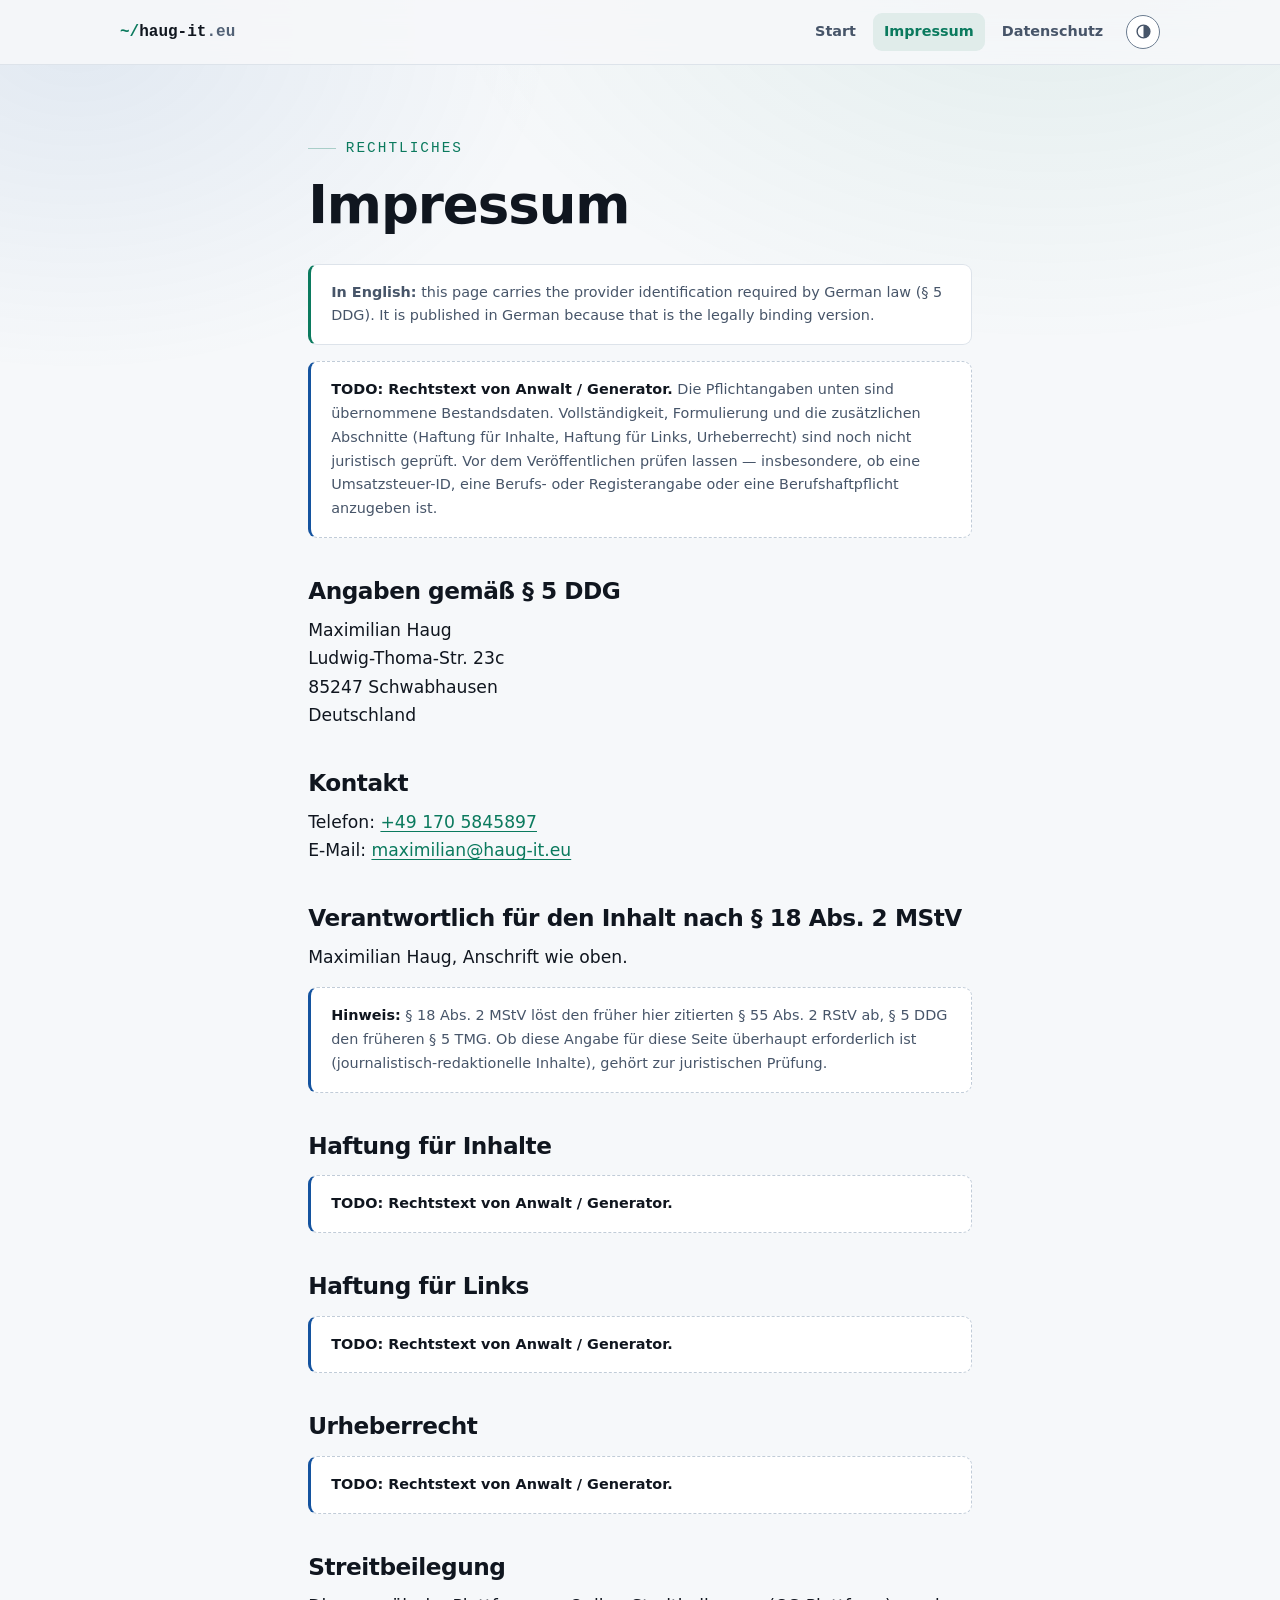
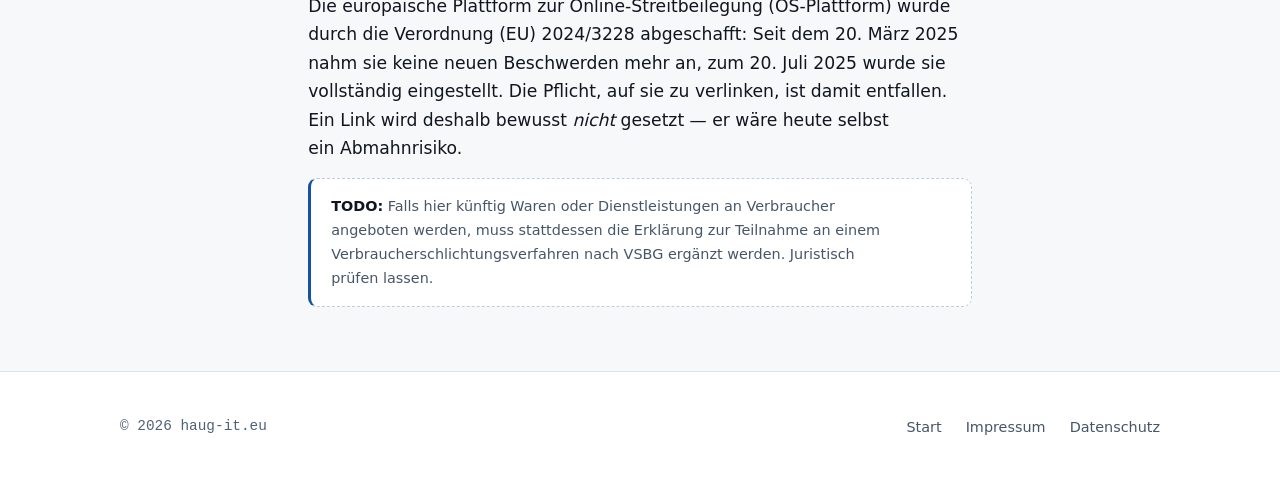
<file: impressum.html>
<!DOCTYPE html>
<html lang="de">
<head>
  <meta charset="utf-8">
  <meta name="viewport" content="width=device-width, initial-scale=1">
  <meta http-equiv="Content-Security-Policy"
        content="default-src 'none'; base-uri 'none'; form-action 'none'; img-src 'self' data:; style-src 'self'; script-src 'self'; font-src 'self'; connect-src 'none'; object-src 'none'; frame-src 'none'">
  <meta name="referrer" content="strict-origin-when-cross-origin">

  <title>Impressum | haug-it.eu</title>
  <meta name="description" content="Impressum und Anbieterkennzeichnung nach § 5 DDG für haug-it.eu.">
  <link rel="canonical" href="https://haug-it.eu/impressum.html">
  <link rel="icon" href="favicon.svg" type="image/svg+xml">
  <link rel="stylesheet" href="css/brand.css">
  <link rel="stylesheet" href="css/style.css">
  <script src="js/theme.js"></script>
</head>
<body>
  <a class="skip-link" href="#main">Zum Inhalt springen</a>

  <header class="site-header">
    <div class="container site-header__inner">
      <a class="brand" href="./">
        <span class="brand__sigil">~/</span><span>haug-it</span><span class="brand__dim">.eu</span>
      </a>
      <div class="header__end">
        <nav class="nav" aria-label="Hauptnavigation">
          <ul>
            <li><a href="./" lang="en">Start</a></li>
            <li><a href="impressum.html" aria-current="page">Impressum</a></li>
            <li><a href="datenschutz.html">Datenschutz</a></li>
          </ul>
        </nav>

        <button class="theme-toggle" type="button" data-theme-toggle>
            <svg data-icon="auto" width="17" height="17" viewBox="0 0 24 24" fill="none" stroke="currentColor" stroke-width="2" stroke-linecap="round" stroke-linejoin="round" aria-hidden="true" focusable="false"><circle cx="12" cy="12" r="9"/><path d="M12 3a9 9 0 0 1 0 18z" fill="currentColor" stroke="none"/></svg>
            <svg data-icon="light" width="17" height="17" viewBox="0 0 24 24" fill="none" stroke="currentColor" stroke-width="2" stroke-linecap="round" stroke-linejoin="round" aria-hidden="true" focusable="false"><circle cx="12" cy="12" r="4"/><path d="M12 2v2M12 20v2M4.9 4.9l1.4 1.4M17.7 17.7l1.4 1.4M2 12h2M20 12h2M4.9 19.1l1.4-1.4M17.7 6.3l1.4-1.4"/></svg>
            <svg data-icon="dark" width="17" height="17" viewBox="0 0 24 24" fill="none" stroke="currentColor" stroke-width="2" stroke-linecap="round" stroke-linejoin="round" aria-hidden="true" focusable="false"><path d="M21 12.8A9 9 0 1 1 11.2 3a7 7 0 0 0 9.8 9.8z"/></svg>
        </button>
      </div>
    </div>
  </header>

  <main id="main">
    <section class="section section--tight">
      <div class="container prose">
        <p class="eyebrow">Rechtliches</p>
        <h1>Impressum</h1>

        <p class="note" lang="en">
          <strong>In English:</strong> this page carries the provider
          identification required by German law (§ 5 DDG). It is published in
          German because that is the legally binding version.
        </p>

        <div class="todo">
          <strong>TODO: Rechtstext von Anwalt / Generator.</strong>
          Die Pflichtangaben unten sind übernommene Bestandsdaten. Vollständigkeit,
          Formulierung und die zusätzlichen Abschnitte (Haftung für Inhalte, Haftung
          für Links, Urheberrecht) sind noch nicht juristisch geprüft. Vor dem
          Veröffentlichen prüfen lassen — insbesondere, ob eine Umsatzsteuer-ID,
          eine Berufs- oder Registerangabe oder eine Berufshaftpflicht anzugeben ist.
        </div>

        <h2>Angaben gemäß § 5 DDG</h2>
        <address>
          Maximilian Haug<br>
          Ludwig-Thoma-Str. 23c<br>
          85247 Schwabhausen<br>
          Deutschland
        </address>

        <h2>Kontakt</h2>
        <p>
          Telefon: <a href="tel:+491705845897">+49 170 5845897</a><br>
          E-Mail: <a href="mailto:maximilian@haug-it.eu">maximilian@haug-it.eu</a>
        </p>

        <h2>Verantwortlich für den Inhalt nach § 18 Abs. 2 MStV</h2>
        <p>Maximilian Haug, Anschrift wie oben.</p>
        <p class="todo">
          <strong>Hinweis:</strong> § 18 Abs. 2 MStV löst den früher hier zitierten
          § 55 Abs. 2 RStV ab, § 5 DDG den früheren § 5 TMG. Ob diese Angabe für
          diese Seite überhaupt erforderlich ist (journalistisch-redaktionelle
          Inhalte), gehört zur juristischen Prüfung.
        </p>

        <h2>Haftung für Inhalte</h2>
        <p class="todo"><strong>TODO: Rechtstext von Anwalt / Generator.</strong></p>

        <h2>Haftung für Links</h2>
        <p class="todo"><strong>TODO: Rechtstext von Anwalt / Generator.</strong></p>

        <h2>Urheberrecht</h2>
        <p class="todo"><strong>TODO: Rechtstext von Anwalt / Generator.</strong></p>

        <h2>Streitbeilegung</h2>
        <p>
          Die europäische Plattform zur Online-Streitbeilegung (OS-Plattform)
          wurde durch die Verordnung (EU) 2024/3228 abgeschafft: Seit dem
          20. März 2025 nahm sie keine neuen Beschwerden mehr an, zum
          20. Juli 2025 wurde sie vollständig eingestellt. Die Pflicht, auf sie
          zu verlinken, ist damit entfallen. Ein Link wird deshalb bewusst
          <em>nicht</em> gesetzt — er wäre heute selbst ein Abmahnrisiko.
        </p>
        <p class="todo">
          <strong>TODO:</strong> Falls hier künftig Waren oder Dienstleistungen an
          Verbraucher angeboten werden, muss stattdessen die Erklärung zur
          Teilnahme an einem Verbraucherschlichtungsverfahren nach VSBG ergänzt
          werden. Juristisch prüfen lassen.
        </p>
      </div>
    </section>
  </main>

  <footer class="site-footer">
    <div class="container site-footer__inner">
      <p class="site-footer__note">&copy; 2026 haug-it.eu</p>
      <nav aria-label="Rechtliches">
        <ul>
          <li><a href="./" lang="en">Start</a></li>
          <li><a href="impressum.html">Impressum</a></li>
          <li><a href="datenschutz.html">Datenschutz</a></li>
        </ul>
      </nav>
    </div>
  </footer>
</body>
</html>
</file>
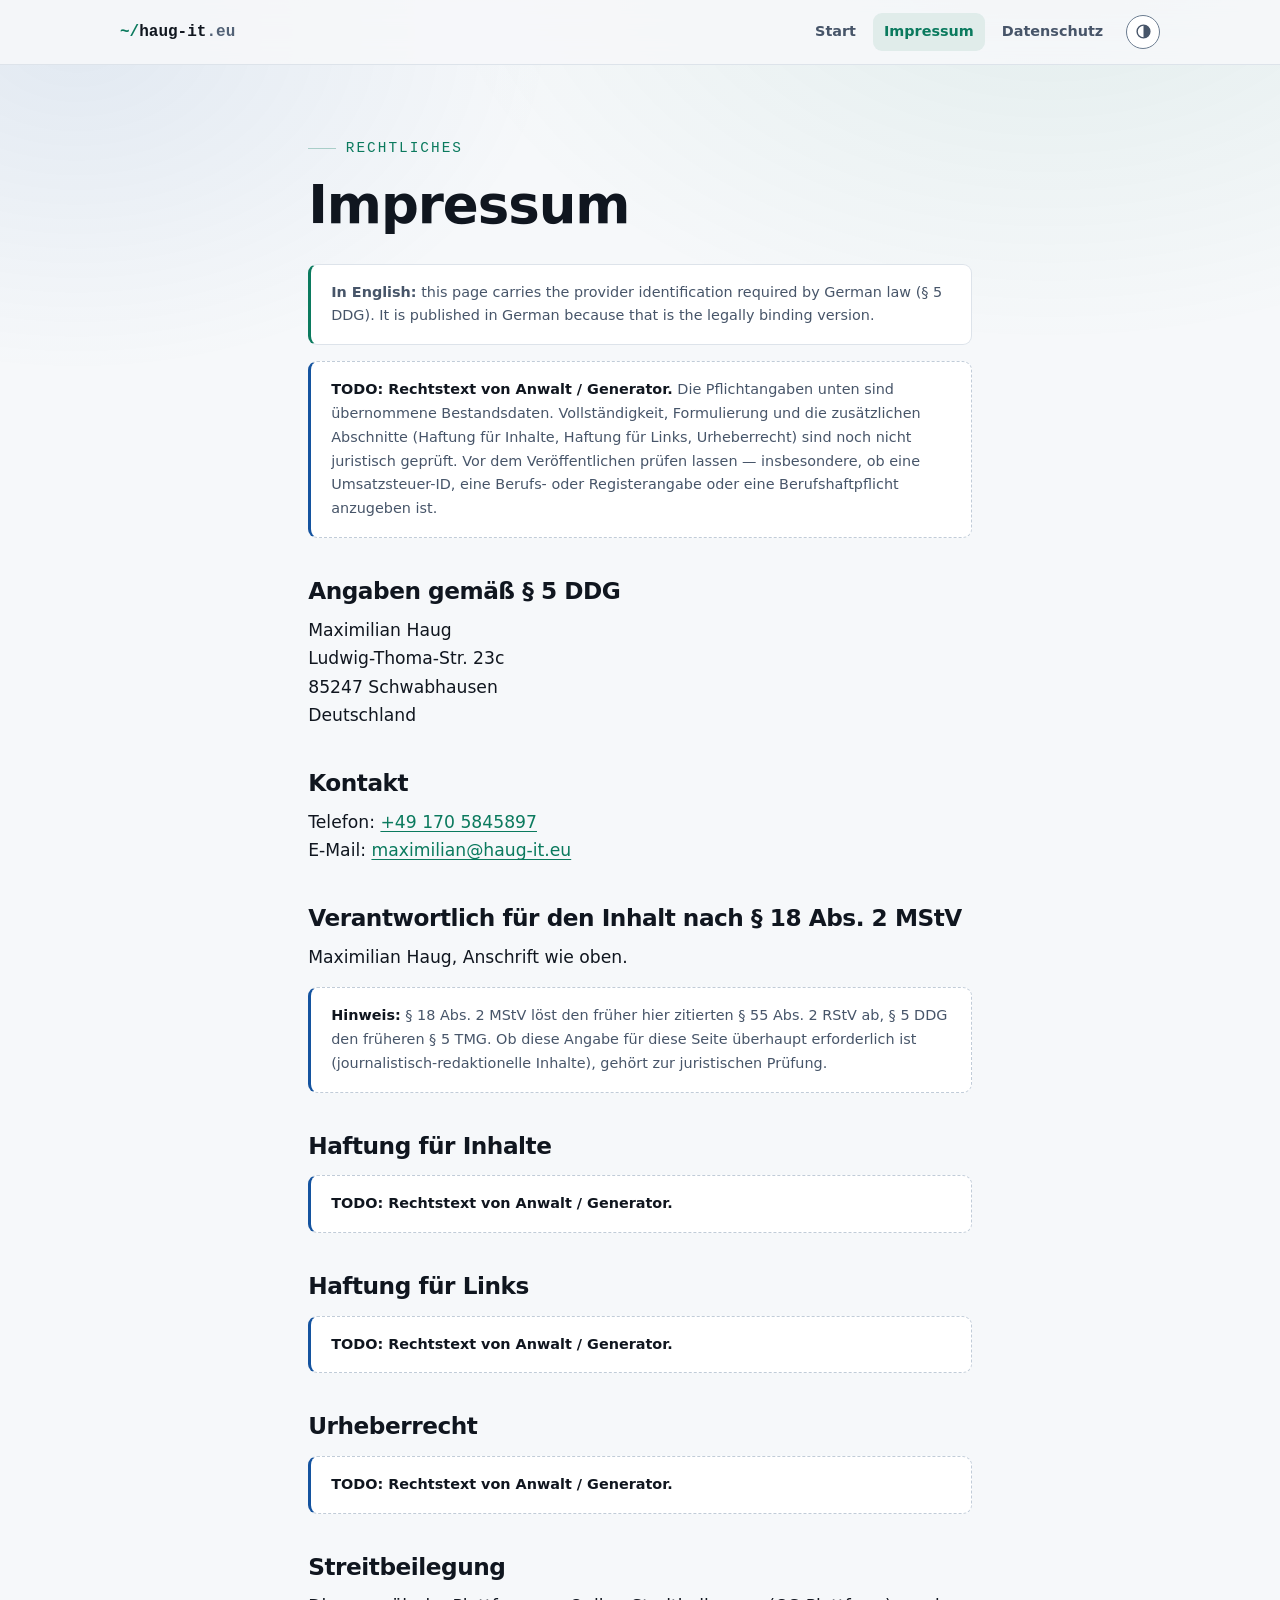
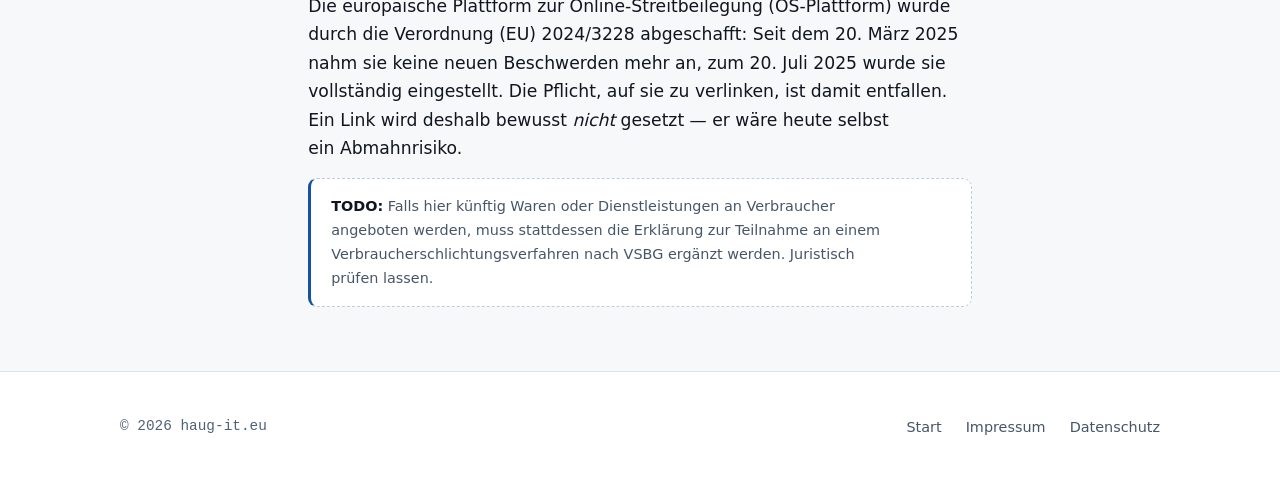
<file: legal.html>
<!DOCTYPE html>
<html lang="de">
<head>
  <meta charset="utf-8">
  <meta name="viewport" content="width=device-width, initial-scale=1">
  <meta http-equiv="Content-Security-Policy"
        content="default-src 'none'; base-uri 'none'; form-action 'none'; img-src 'self' data:; style-src 'self'; script-src 'none'; font-src 'self'; connect-src 'none'; object-src 'none'; frame-src 'none'">
  <meta name="referrer" content="strict-origin-when-cross-origin">
  <!-- Weiterleitung der alten URL. GitHub Pages kann keinen 301 senden, daher
       ein sofortiger Meta-Refresh (0 s ist nach WCAG 2.2.1 zulässig) plus ein
       sichtbarer Link als Rückfallebene. -->
  <meta http-equiv="refresh" content="0; url=impressum.html">
  <meta name="robots" content="noindex">
  <link rel="canonical" href="https://haug-it.eu/impressum.html">
  <title>Impressum — Weiterleitung | haug-it.eu</title>
  <link rel="icon" href="favicon.svg" type="image/svg+xml">
  <link rel="stylesheet" href="css/brand.css">
  <link rel="stylesheet" href="css/style.css">
  <script src="js/theme.js"></script>
</head>
<body>
  <main id="main">
    <section class="section error-page">
      <div class="container">
        <h1>Seite umgezogen</h1>
        <p>Das Impressum liegt jetzt unter <code>/impressum.html</code>.</p>
        <div class="error-page__actions">
          <a class="btn btn--primary" href="impressum.html">Zum Impressum</a>
        </div>
      </div>
    </section>
  </main>
</body>
</html>
</file>
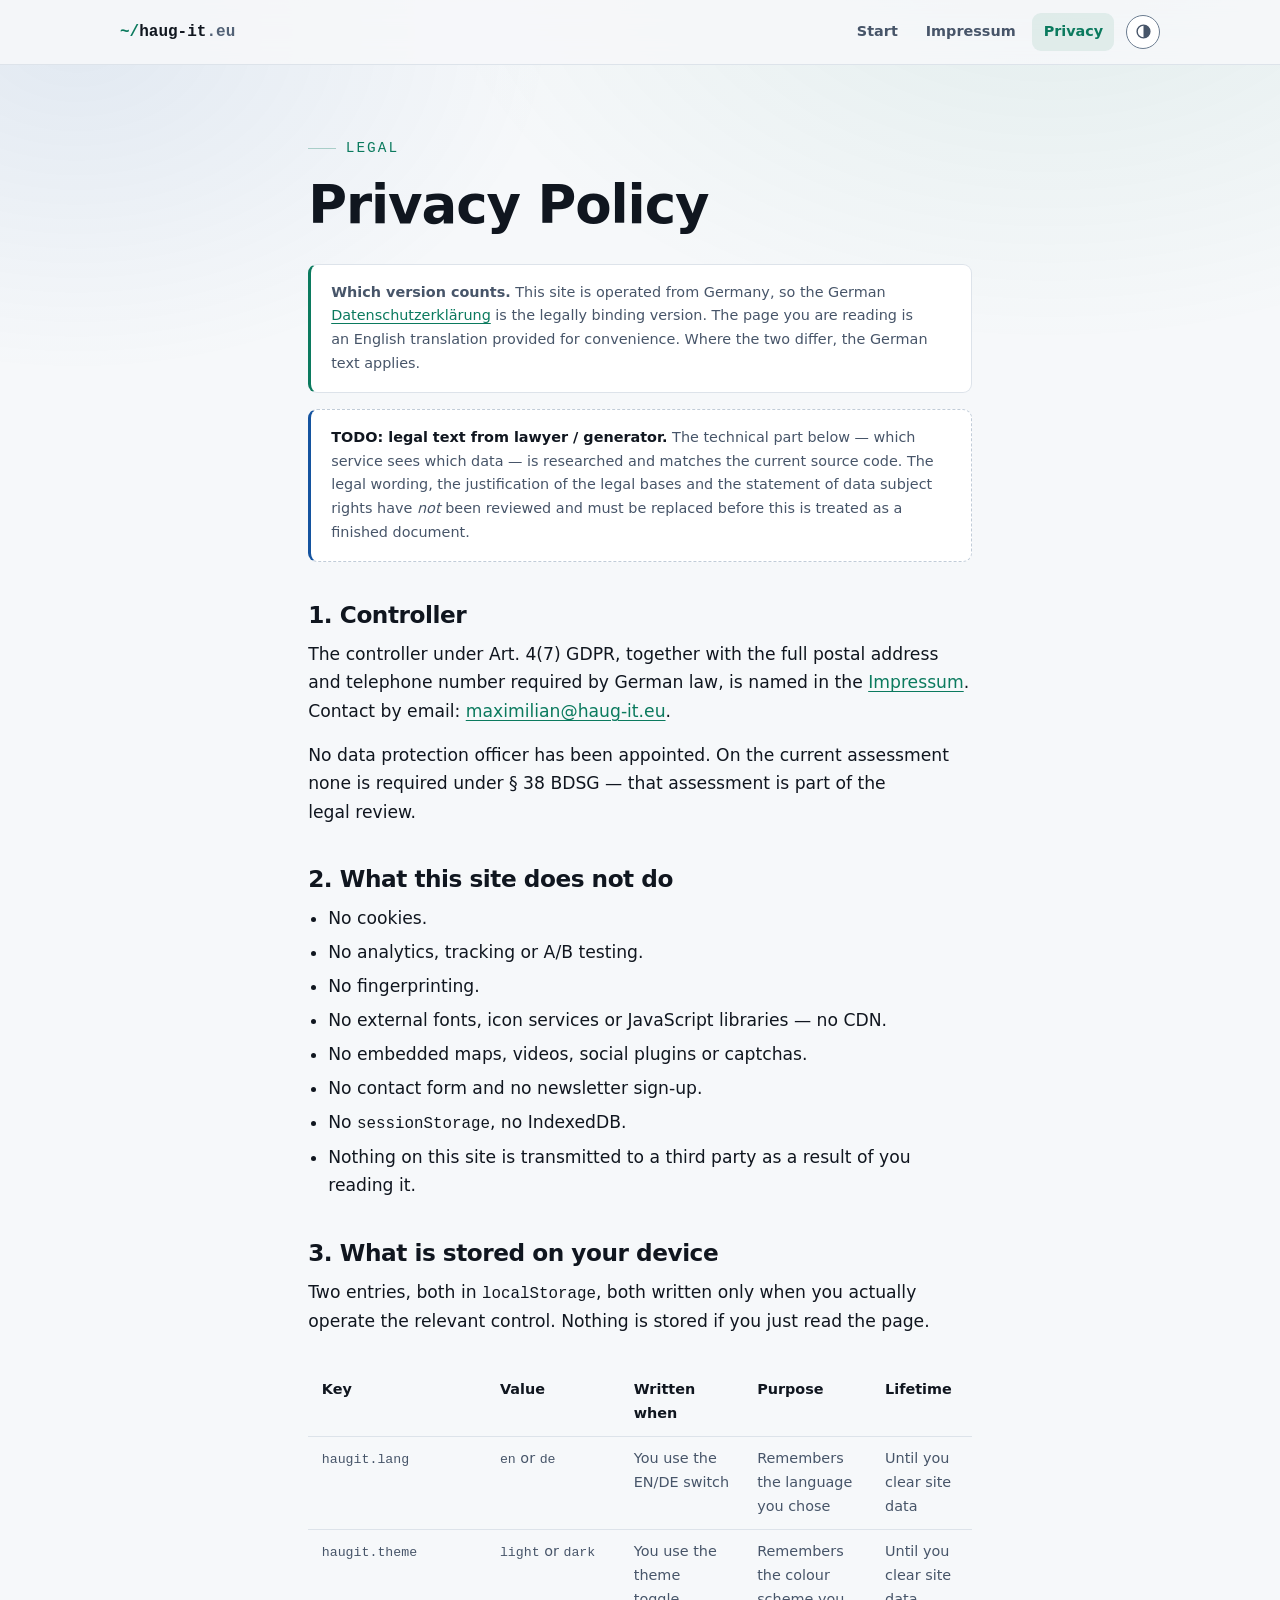
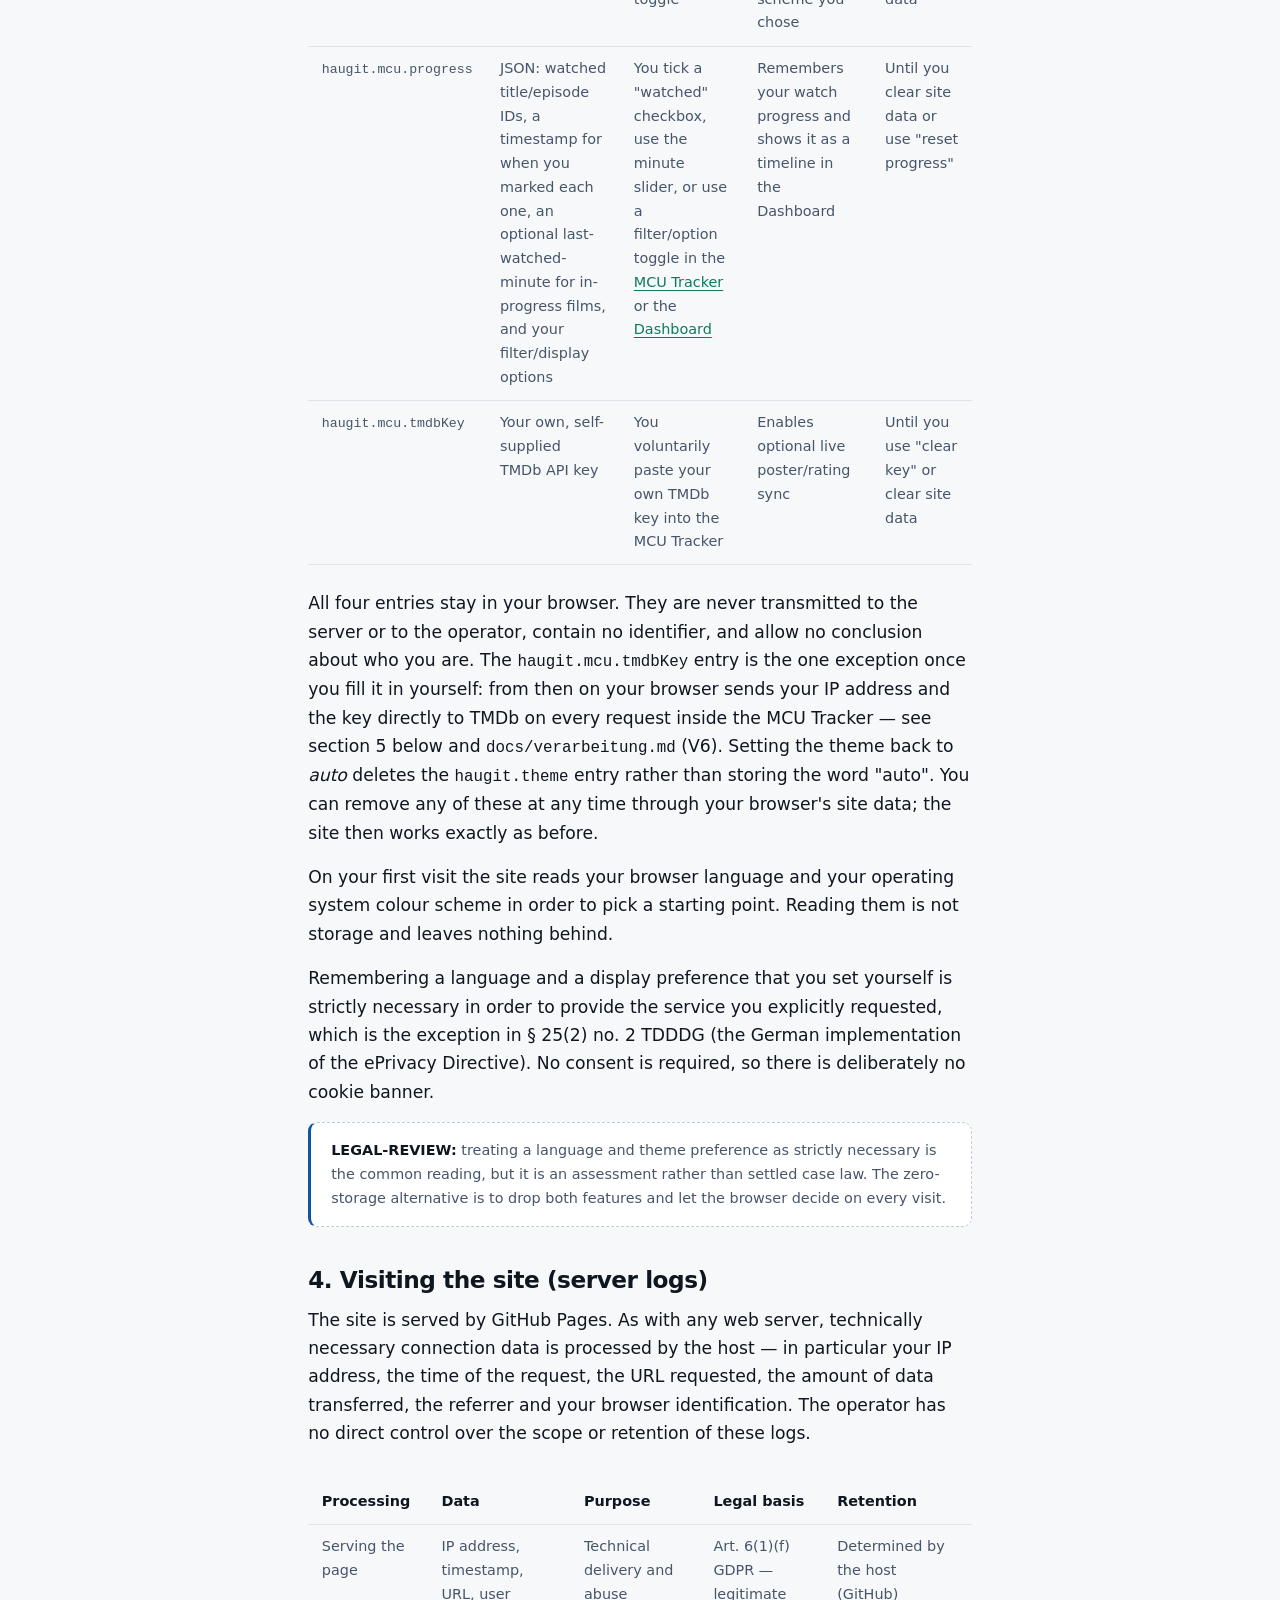
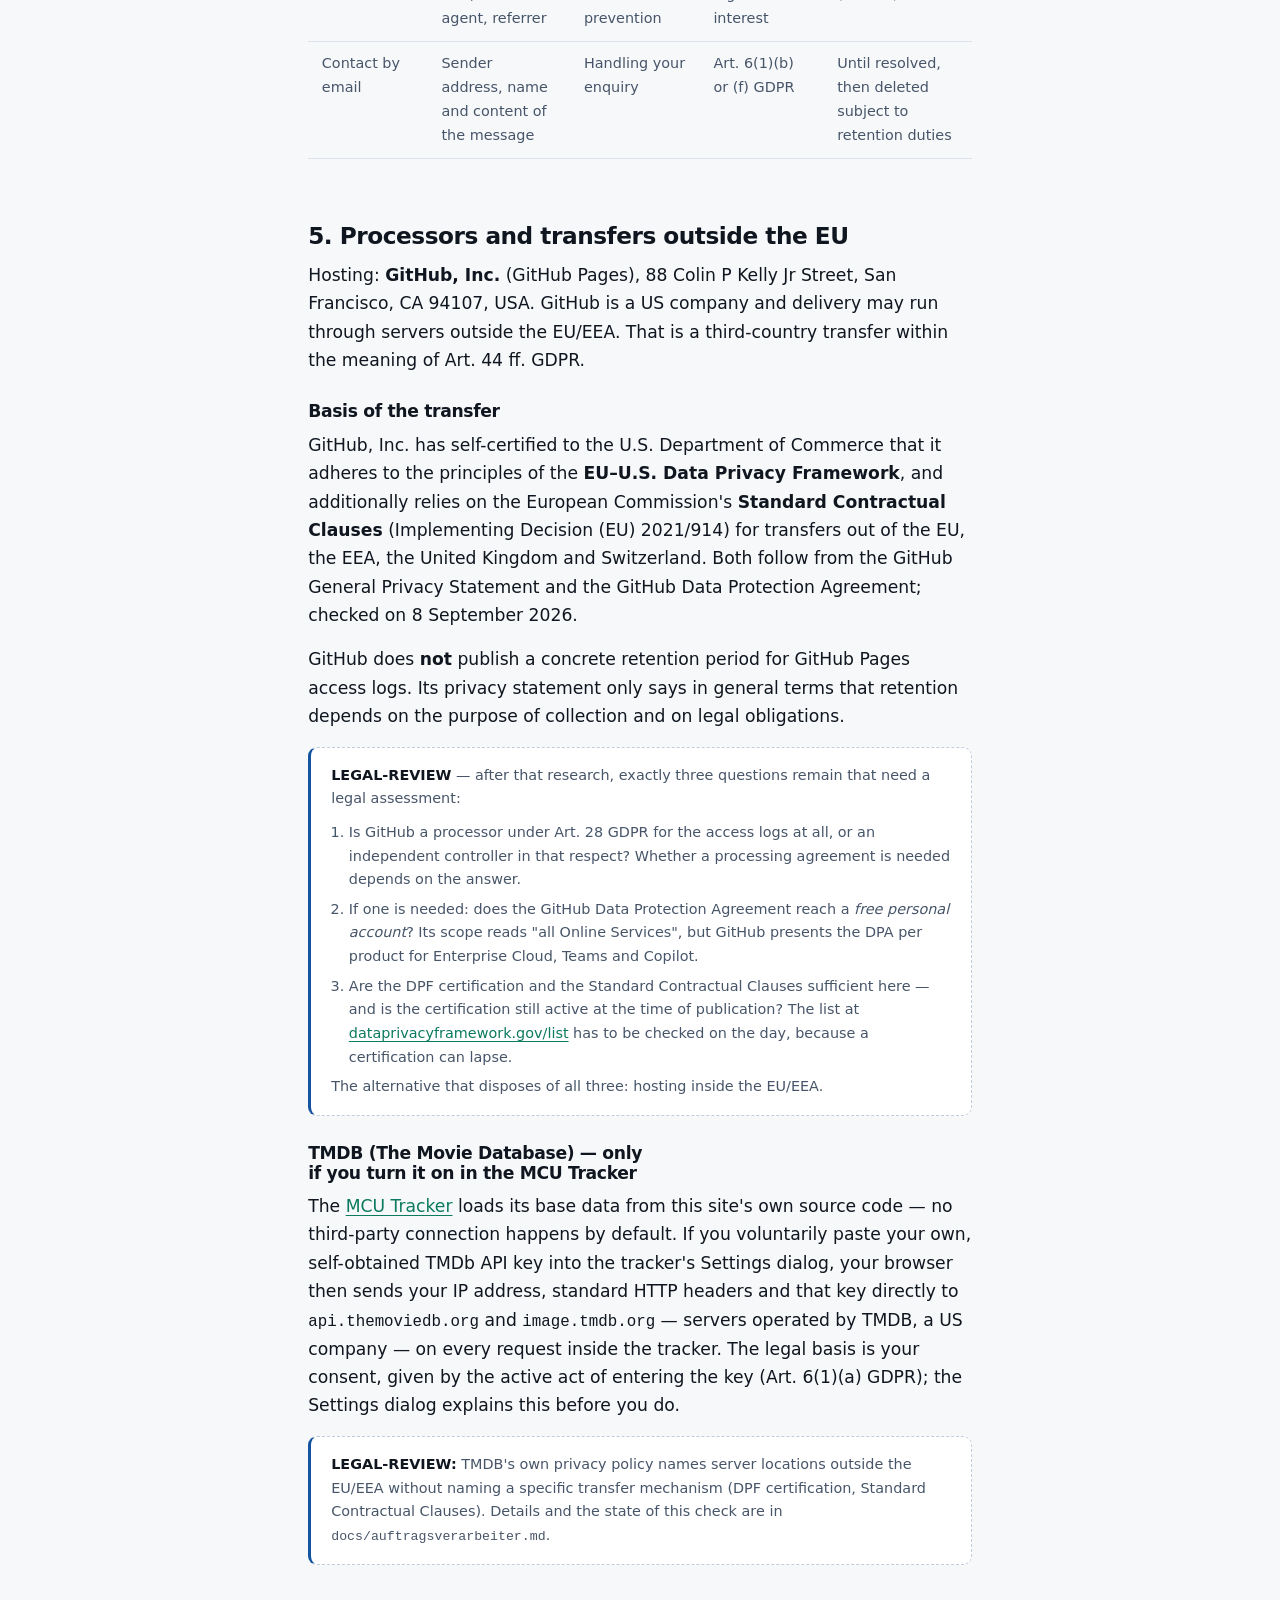
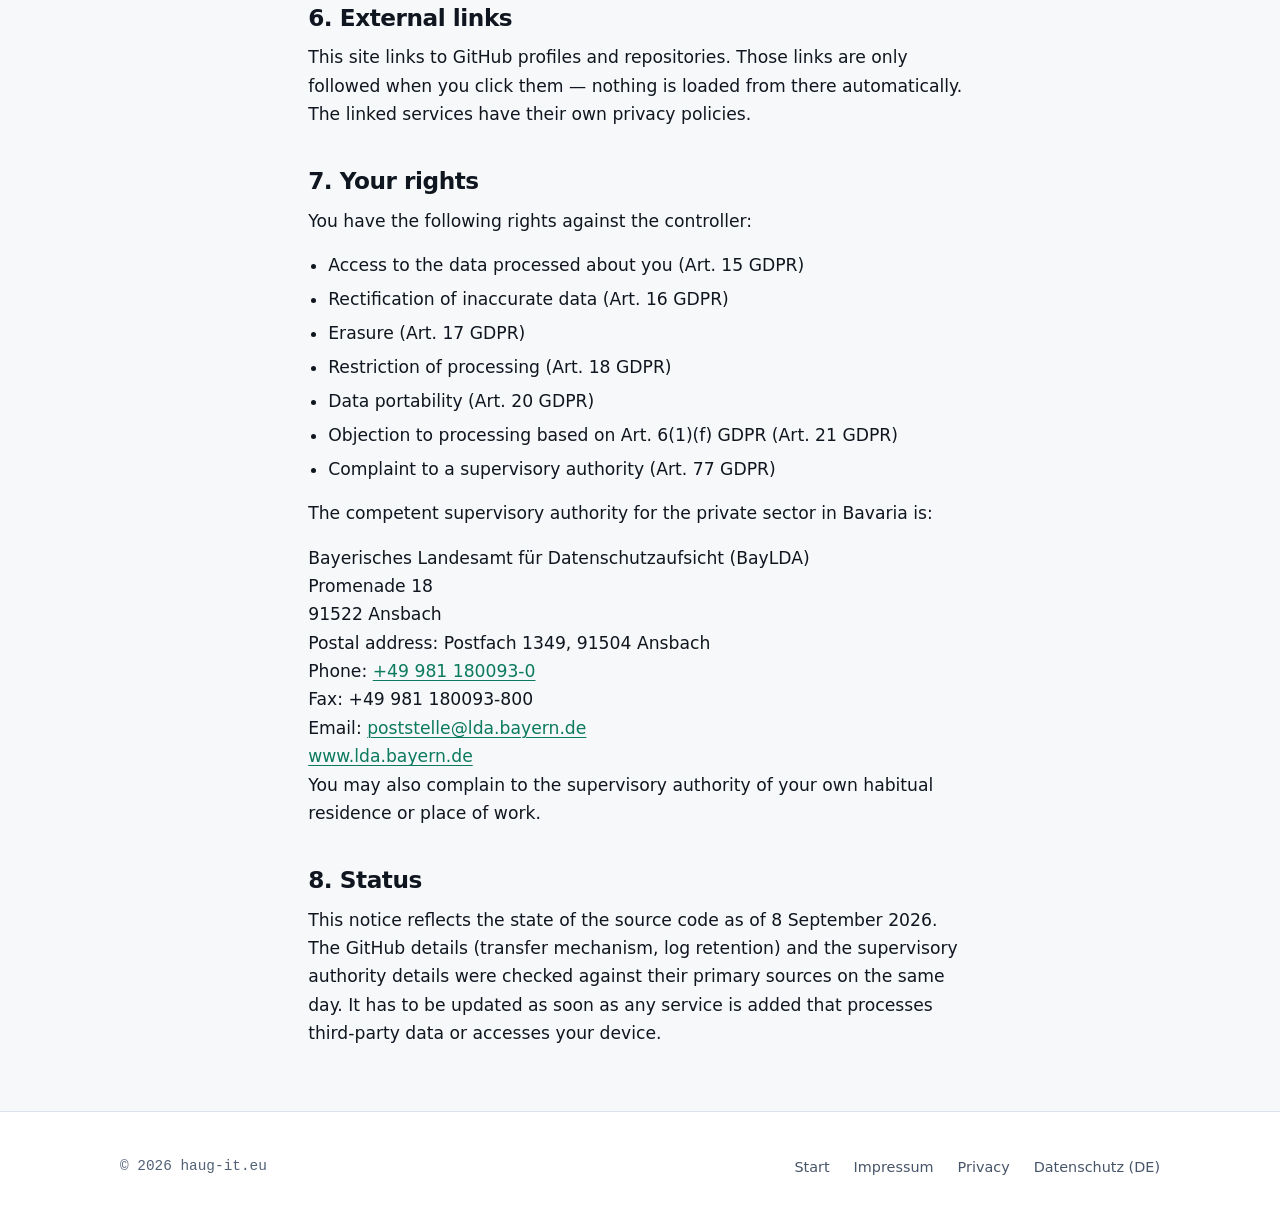
<file: privacy-policy.html>
<!DOCTYPE html>
<html lang="en">
<head>
  <meta charset="utf-8">
  <meta name="viewport" content="width=device-width, initial-scale=1">
  <meta http-equiv="Content-Security-Policy"
        content="default-src 'none'; base-uri 'none'; form-action 'none'; img-src 'self' data:; style-src 'self'; script-src 'self'; font-src 'self'; connect-src 'none'; object-src 'none'; frame-src 'none'">
  <meta name="referrer" content="strict-origin-when-cross-origin">

  <title>Privacy Policy | haug-it.eu</title>
  <meta name="description" content="Privacy policy for haug-it.eu under Art. 13 GDPR — what data the site touches, on what legal basis, and what it deliberately does not do.">
  <link rel="canonical" href="https://haug-it.eu/privacy-policy.html">
  <link rel="alternate" hreflang="de" href="https://haug-it.eu/datenschutz.html">
  <link rel="alternate" hreflang="en" href="https://haug-it.eu/privacy-policy.html">
  <link rel="icon" href="favicon.svg" type="image/svg+xml">
  <link rel="stylesheet" href="css/brand.css">
  <link rel="stylesheet" href="css/style.css">
  <script src="js/theme.js"></script>
</head>
<body>
  <a class="skip-link" href="#main">Skip to content</a>

  <header class="site-header">
    <div class="container site-header__inner">
      <a class="brand" href="./">
        <span class="brand__sigil">~/</span><span>haug-it</span><span class="brand__dim">.eu</span>
      </a>
      <div class="header__end">
        <nav class="nav" aria-label="Main">
          <ul>
            <li><a href="./">Start</a></li>
            <li><a href="impressum.html" lang="de">Impressum</a></li>
            <li><a href="privacy-policy.html" aria-current="page">Privacy</a></li>
          </ul>
        </nav>

        <button class="theme-toggle" type="button" data-theme-toggle>
            <svg data-icon="auto" width="17" height="17" viewBox="0 0 24 24" fill="none" stroke="currentColor" stroke-width="2" stroke-linecap="round" stroke-linejoin="round" aria-hidden="true" focusable="false"><circle cx="12" cy="12" r="9"/><path d="M12 3a9 9 0 0 1 0 18z" fill="currentColor" stroke="none"/></svg>
            <svg data-icon="light" width="17" height="17" viewBox="0 0 24 24" fill="none" stroke="currentColor" stroke-width="2" stroke-linecap="round" stroke-linejoin="round" aria-hidden="true" focusable="false"><circle cx="12" cy="12" r="4"/><path d="M12 2v2M12 20v2M4.9 4.9l1.4 1.4M17.7 17.7l1.4 1.4M2 12h2M20 12h2M4.9 19.1l1.4-1.4M17.7 6.3l1.4-1.4"/></svg>
            <svg data-icon="dark" width="17" height="17" viewBox="0 0 24 24" fill="none" stroke="currentColor" stroke-width="2" stroke-linecap="round" stroke-linejoin="round" aria-hidden="true" focusable="false"><path d="M21 12.8A9 9 0 1 1 11.2 3a7 7 0 0 0 9.8 9.8z"/></svg>
        </button>
      </div>
    </div>
  </header>

  <main id="main">
    <section class="section section--tight">
      <div class="container prose">
        <p class="eyebrow">Legal</p>
        <h1>Privacy Policy</h1>

        <p class="note">
          <strong>Which version counts.</strong> This site is operated from
          Germany, so the German
          <a href="datenschutz.html" lang="de">Datenschutzerklärung</a> is the
          legally binding version. The page you are reading is an English
          translation provided for convenience. Where the two differ, the German
          text applies.
        </p>

        <div class="todo">
          <strong>TODO: legal text from lawyer / generator.</strong>
          The technical part below — which service sees which data — is
          researched and matches the current source code. The legal wording,
          the justification of the legal bases and the statement of data
          subject rights have <em>not</em> been reviewed and must be replaced
          before this is treated as a finished document.
        </div>

        <h2>1. Controller</h2>
        <p>
          The controller under Art. 4(7) GDPR, together with the full postal
          address and telephone number required by German law, is named in the
          <a href="impressum.html" lang="de">Impressum</a>. Contact by email:
          <a href="mailto:maximilian@haug-it.eu">maximilian@haug-it.eu</a>.
        </p>
        <p>
          No data protection officer has been appointed. On the current
          assessment none is required under § 38 BDSG — that assessment is part
          of the legal review.
        </p>

        <h2>2. What this site does not do</h2>
        <ul>
          <li>No cookies.</li>
          <li>No analytics, tracking or A/B testing.</li>
          <li>No fingerprinting.</li>
          <li>No external fonts, icon services or JavaScript libraries — no CDN.</li>
          <li>No embedded maps, videos, social plugins or captchas.</li>
          <li>No contact form and no newsletter sign-up.</li>
          <li>No <code>sessionStorage</code>, no IndexedDB.</li>
          <li>Nothing on this site is transmitted to a third party as a result of you reading it.</li>
        </ul>

        <h2>3. What is stored on your device</h2>
        <p>
          Two entries, both in <code>localStorage</code>, both written only when
          you actually operate the relevant control. Nothing is stored if you
          just read the page.
        </p>

        <div class="table-scroll">
          <table class="data-table">
            <caption class="visually-hidden">Entries stored in your browser</caption>
            <thead>
              <tr>
                <th scope="col">Key</th>
                <th scope="col">Value</th>
                <th scope="col">Written when</th>
                <th scope="col">Purpose</th>
                <th scope="col">Lifetime</th>
              </tr>
            </thead>
            <tbody>
              <tr>
                <td><code>haugit.lang</code></td>
                <td><code>en</code> or <code>de</code></td>
                <td>You use the EN/DE switch</td>
                <td>Remembers the language you chose</td>
                <td>Until you clear site data</td>
              </tr>
              <tr>
                <td><code>haugit.theme</code></td>
                <td><code>light</code> or <code>dark</code></td>
                <td>You use the theme toggle</td>
                <td>Remembers the colour scheme you chose</td>
                <td>Until you clear site data</td>
              </tr>
              <tr>
                <td><code>haugit.mcu.progress</code></td>
                <td>JSON: watched title/episode IDs, a timestamp for when you marked each one, an optional last-watched-minute for in-progress films, and your filter/display options</td>
                <td>You tick a "watched" checkbox, use the minute slider, or use a filter/option toggle in the <a href="mcu/">MCU Tracker</a> or the <a href="mcu/dashboard.html">Dashboard</a></td>
                <td>Remembers your watch progress and shows it as a timeline in the Dashboard</td>
                <td>Until you clear site data or use "reset progress"</td>
              </tr>
              <tr>
                <td><code>haugit.mcu.tmdbKey</code></td>
                <td>Your own, self-supplied TMDb API key</td>
                <td>You voluntarily paste your own TMDb key into the MCU Tracker</td>
                <td>Enables optional live poster/rating sync</td>
                <td>Until you use "clear key" or clear site data</td>
              </tr>
            </tbody>
          </table>
        </div>

        <p>
          All four entries stay in your browser. They are never transmitted to
          the server or to the operator, contain no identifier, and allow no
          conclusion about who you are. The <code>haugit.mcu.tmdbKey</code>
          entry is the one exception once you fill it in yourself: from then
          on your browser sends your IP address and the key directly to TMDb
          on every request inside the MCU Tracker — see section 5 below and
          <code>docs/verarbeitung.md</code> (V6). Setting the theme back to
          <em>auto</em> deletes the <code>haugit.theme</code> entry rather than
          storing the word "auto". You can remove any of these at any time
          through your browser's site data; the site then works exactly as
          before.
        </p>
        <p>
          On your first visit the site reads your browser language and your
          operating system colour scheme in order to pick a starting point.
          Reading them is not storage and leaves nothing behind.
        </p>
        <p>
          Remembering a language and a display preference that you set yourself
          is strictly necessary in order to provide the service you explicitly
          requested, which is the exception in § 25(2) no. 2 TDDDG (the German
          implementation of the ePrivacy Directive). No consent is required, so
          there is deliberately no cookie banner.
        </p>
        <p class="todo">
          <strong>LEGAL-REVIEW:</strong> treating a language and theme
          preference as strictly necessary is the common reading, but it is an
          assessment rather than settled case law. The zero-storage alternative
          is to drop both features and let the browser decide on every visit.
        </p>

        <h2>4. Visiting the site (server logs)</h2>
        <p>
          The site is served by GitHub Pages. As with any web server, technically
          necessary connection data is processed by the host — in particular your
          IP address, the time of the request, the URL requested, the amount of
          data transferred, the referrer and your browser identification. The
          operator has no direct control over the scope or retention of these
          logs.
        </p>

        <div class="table-scroll">
          <table class="data-table">
            <caption class="visually-hidden">Processing operations on haug-it.eu</caption>
            <thead>
              <tr>
                <th scope="col">Processing</th>
                <th scope="col">Data</th>
                <th scope="col">Purpose</th>
                <th scope="col">Legal basis</th>
                <th scope="col">Retention</th>
              </tr>
            </thead>
            <tbody>
              <tr>
                <td>Serving the page</td>
                <td>IP address, timestamp, URL, user agent, referrer</td>
                <td>Technical delivery and abuse prevention</td>
                <td>Art. 6(1)(f) GDPR — legitimate interest</td>
                <td>Determined by the host (GitHub)</td>
              </tr>
              <tr>
                <td>Contact by email</td>
                <td>Sender address, name and content of the message</td>
                <td>Handling your enquiry</td>
                <td>Art. 6(1)(b) or (f) GDPR</td>
                <td>Until resolved, then deleted subject to retention duties</td>
              </tr>
            </tbody>
          </table>
        </div>

        <h2>5. Processors and transfers outside the EU</h2>
        <p>
          Hosting: <strong>GitHub, Inc.</strong> (GitHub Pages), 88 Colin P Kelly
          Jr Street, San Francisco, CA 94107, USA. GitHub is a US company and
          delivery may run through servers outside the EU/EEA. That is a
          third-country transfer within the meaning of Art. 44 ff. GDPR.
        </p>
        <h3>Basis of the transfer</h3>
        <p>
          GitHub, Inc. has self-certified to the U.S. Department of Commerce that
          it adheres to the principles of the <strong>EU–U.S. Data Privacy
          Framework</strong>, and additionally relies on the European
          Commission's <strong>Standard Contractual Clauses</strong>
          (Implementing Decision (EU) 2021/914) for transfers out of the EU, the
          EEA, the United Kingdom and Switzerland. Both follow from the GitHub
          General Privacy Statement and the GitHub Data Protection Agreement;
          checked on 8 September 2026.
        </p>
        <p>
          GitHub does <strong>not</strong> publish a concrete retention period
          for GitHub Pages access logs. Its privacy statement only says in
          general terms that retention depends on the purpose of collection and
          on legal obligations.
        </p>
        <div class="todo">
          <strong>LEGAL-REVIEW</strong> — after that research, exactly three
          questions remain that need a legal assessment:
          <ol>
            <li>Is GitHub a processor under Art. 28 GDPR for the access logs at
              all, or an independent controller in that respect? Whether a
              processing agreement is needed depends on the answer.</li>
            <li>If one is needed: does the GitHub Data Protection Agreement reach
              a <em>free personal account</em>? Its scope reads "all Online
              Services", but GitHub presents the DPA per product for Enterprise
              Cloud, Teams and Copilot.</li>
            <li>Are the DPF certification and the Standard Contractual Clauses
              sufficient here — and is the certification still active at the time
              of publication? The list at
              <a href="https://www.dataprivacyframework.gov/list" rel="noopener noreferrer">dataprivacyframework.gov/list</a>
              has to be checked on the day, because a certification can lapse.</li>
          </ol>
          The alternative that disposes of all three: hosting inside the EU/EEA.
        </div>

        <h3>TMDB (The Movie Database) — only if you turn it on in the MCU Tracker</h3>
        <p>
          The <a href="mcu/">MCU Tracker</a> loads its base data from this
          site's own source code — no third-party connection happens by
          default. If you voluntarily paste your own, self-obtained TMDb API
          key into the tracker's Settings dialog, your browser then sends your
          IP address, standard HTTP headers and that key directly to
          <code>api.themoviedb.org</code> and <code>image.tmdb.org</code> —
          servers operated by TMDB, a US company — on every request inside the
          tracker. The legal basis is your consent, given by the active act of
          entering the key (Art. 6(1)(a) GDPR); the Settings dialog explains
          this before you do.
        </p>
        <div class="todo">
          <strong>LEGAL-REVIEW:</strong> TMDB's own privacy policy names
          server locations outside the EU/EEA without naming a specific
          transfer mechanism (DPF certification, Standard Contractual
          Clauses). Details and the state of this check are in
          <code>docs/auftragsverarbeiter.md</code>.
        </div>

        <h2>6. External links</h2>
        <p>
          This site links to GitHub profiles and repositories. Those links are
          only followed when you click them — nothing is loaded from there
          automatically. The linked services have their own privacy policies.
        </p>

        <h2>7. Your rights</h2>
        <p>You have the following rights against the controller:</p>
        <ul>
          <li>Access to the data processed about you (Art. 15 GDPR)</li>
          <li>Rectification of inaccurate data (Art. 16 GDPR)</li>
          <li>Erasure (Art. 17 GDPR)</li>
          <li>Restriction of processing (Art. 18 GDPR)</li>
          <li>Data portability (Art. 20 GDPR)</li>
          <li>Objection to processing based on Art. 6(1)(f) GDPR (Art. 21 GDPR)</li>
          <li>Complaint to a supervisory authority (Art. 77 GDPR)</li>
        </ul>
        <p>
          The competent supervisory authority for the private sector in Bavaria is:
        </p>
        <address lang="de">
          Bayerisches Landesamt für Datenschutzaufsicht (BayLDA)<br>
          Promenade 18<br>
          91522 Ansbach<br>
          <span lang="en">Postal address:</span> Postfach 1349, 91504 Ansbach<br>
          <span lang="en">Phone:</span> <a href="tel:+499811800930">+49 981 180093-0</a><br>
          <span lang="en">Fax:</span> +49 981 180093-800<br>
          <span lang="en">Email:</span> <a href="mailto:poststelle@lda.bayern.de">poststelle@lda.bayern.de</a><br>
          <a href="https://www.lda.bayern.de/" rel="noopener noreferrer">www.lda.bayern.de</a>
        </address>
        <p>
          You may also complain to the supervisory authority of your own habitual
          residence or place of work.
        </p>

        <h2>8. Status</h2>
        <p>
          This notice reflects the state of the source code as of
          8 September 2026. The GitHub details (transfer mechanism, log
          retention) and the supervisory authority details were checked against
          their primary sources on the same day. It has to be updated as soon as any service is added
          that processes third-party data or accesses your device.
        </p>
      </div>
    </section>
  </main>

  <footer class="site-footer">
    <div class="container site-footer__inner">
      <p class="site-footer__note">&copy; 2026 haug-it.eu</p>
      <nav aria-label="Legal">
        <ul>
          <li><a href="./">Start</a></li>
          <li><a href="impressum.html" lang="de">Impressum</a></li>
          <li><a href="privacy-policy.html">Privacy</a></li>
          <li><a href="datenschutz.html" lang="de">Datenschutz (DE)</a></li>
        </ul>
      </nav>
    </div>
  </footer>
</body>
</html>
</file>
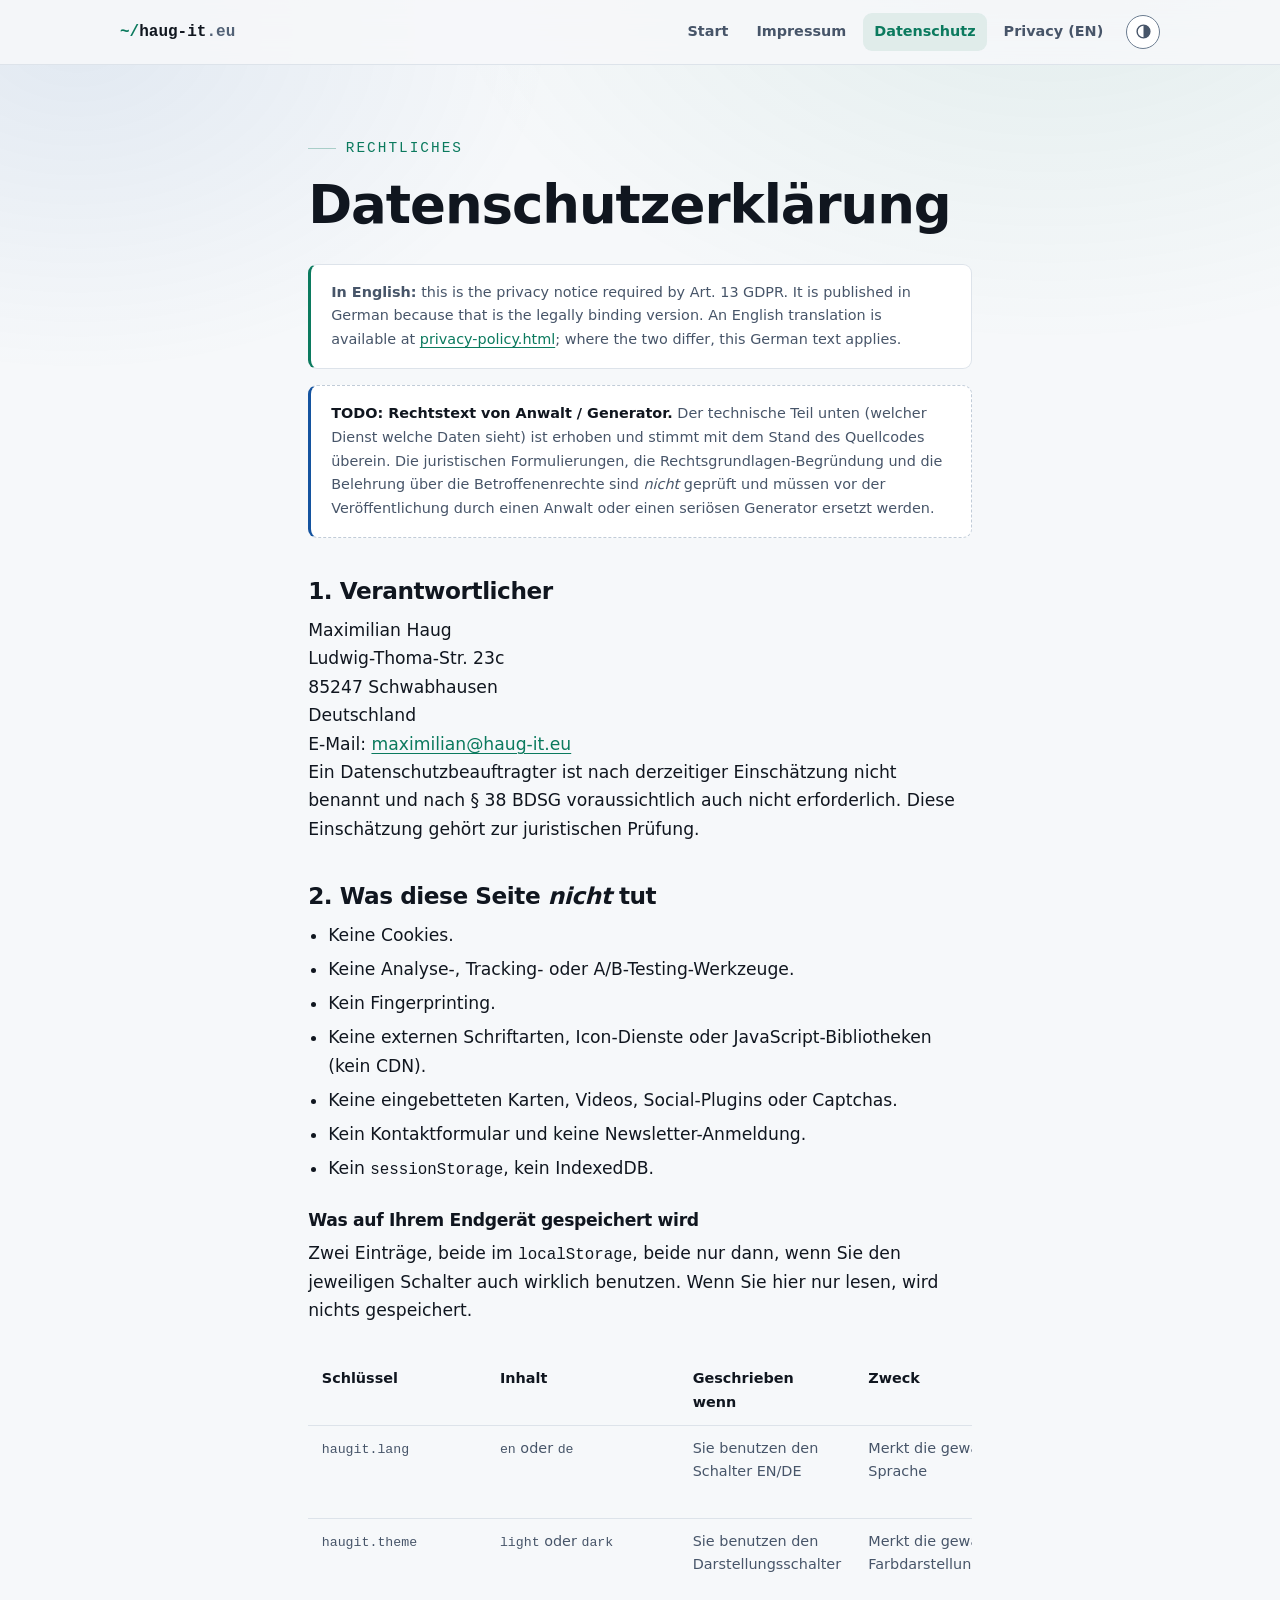
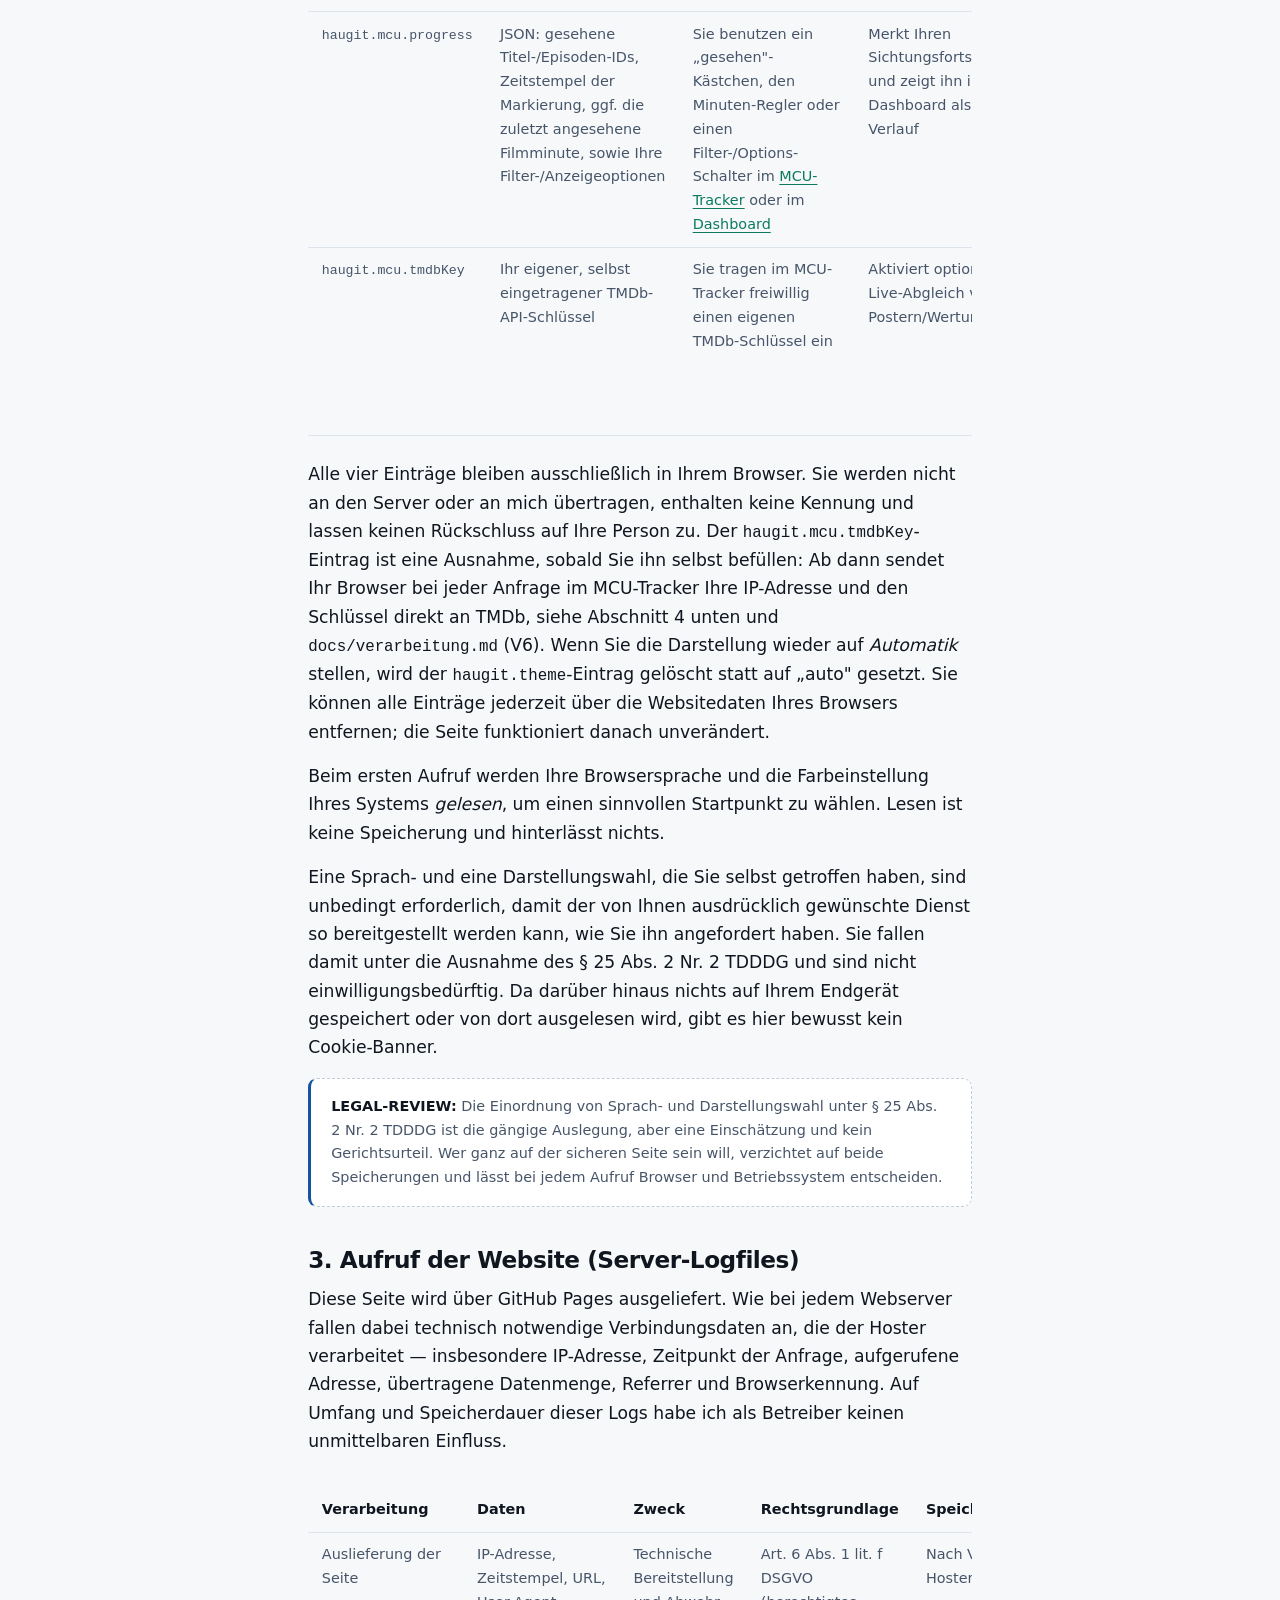
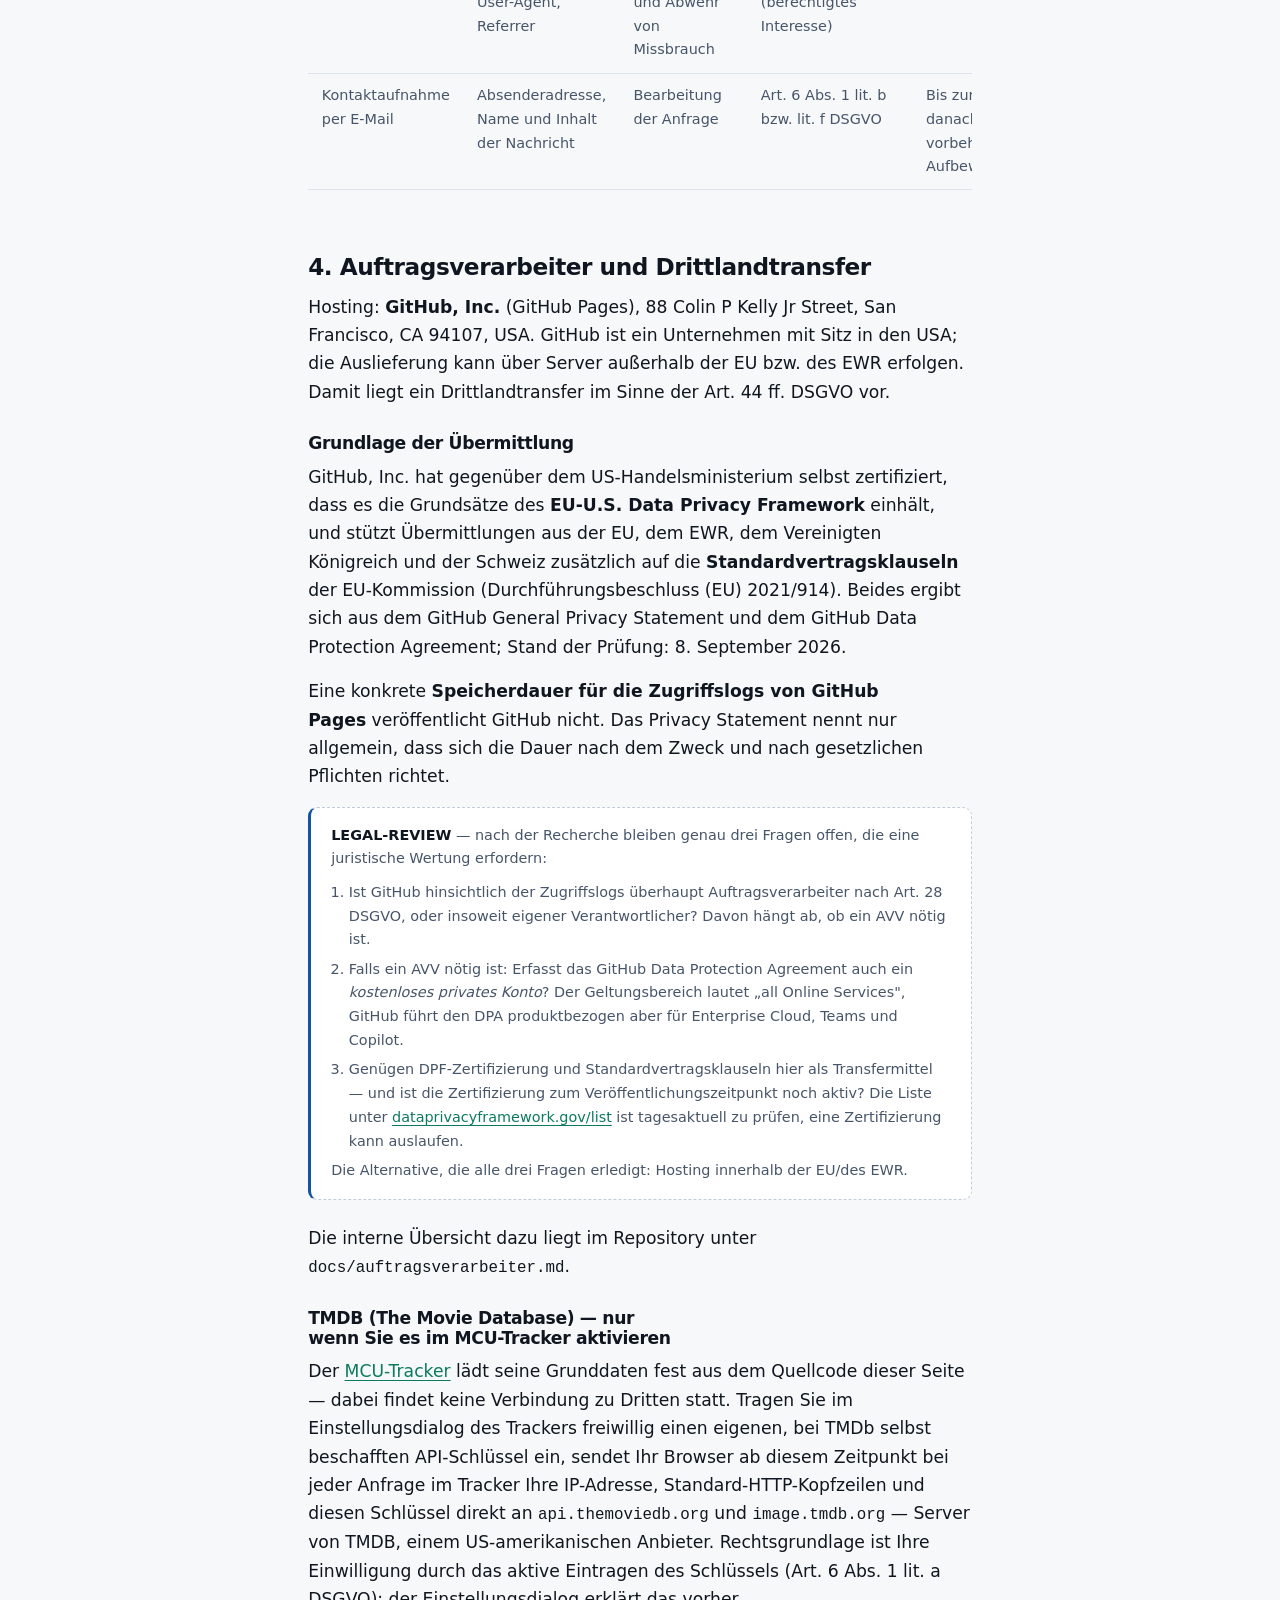
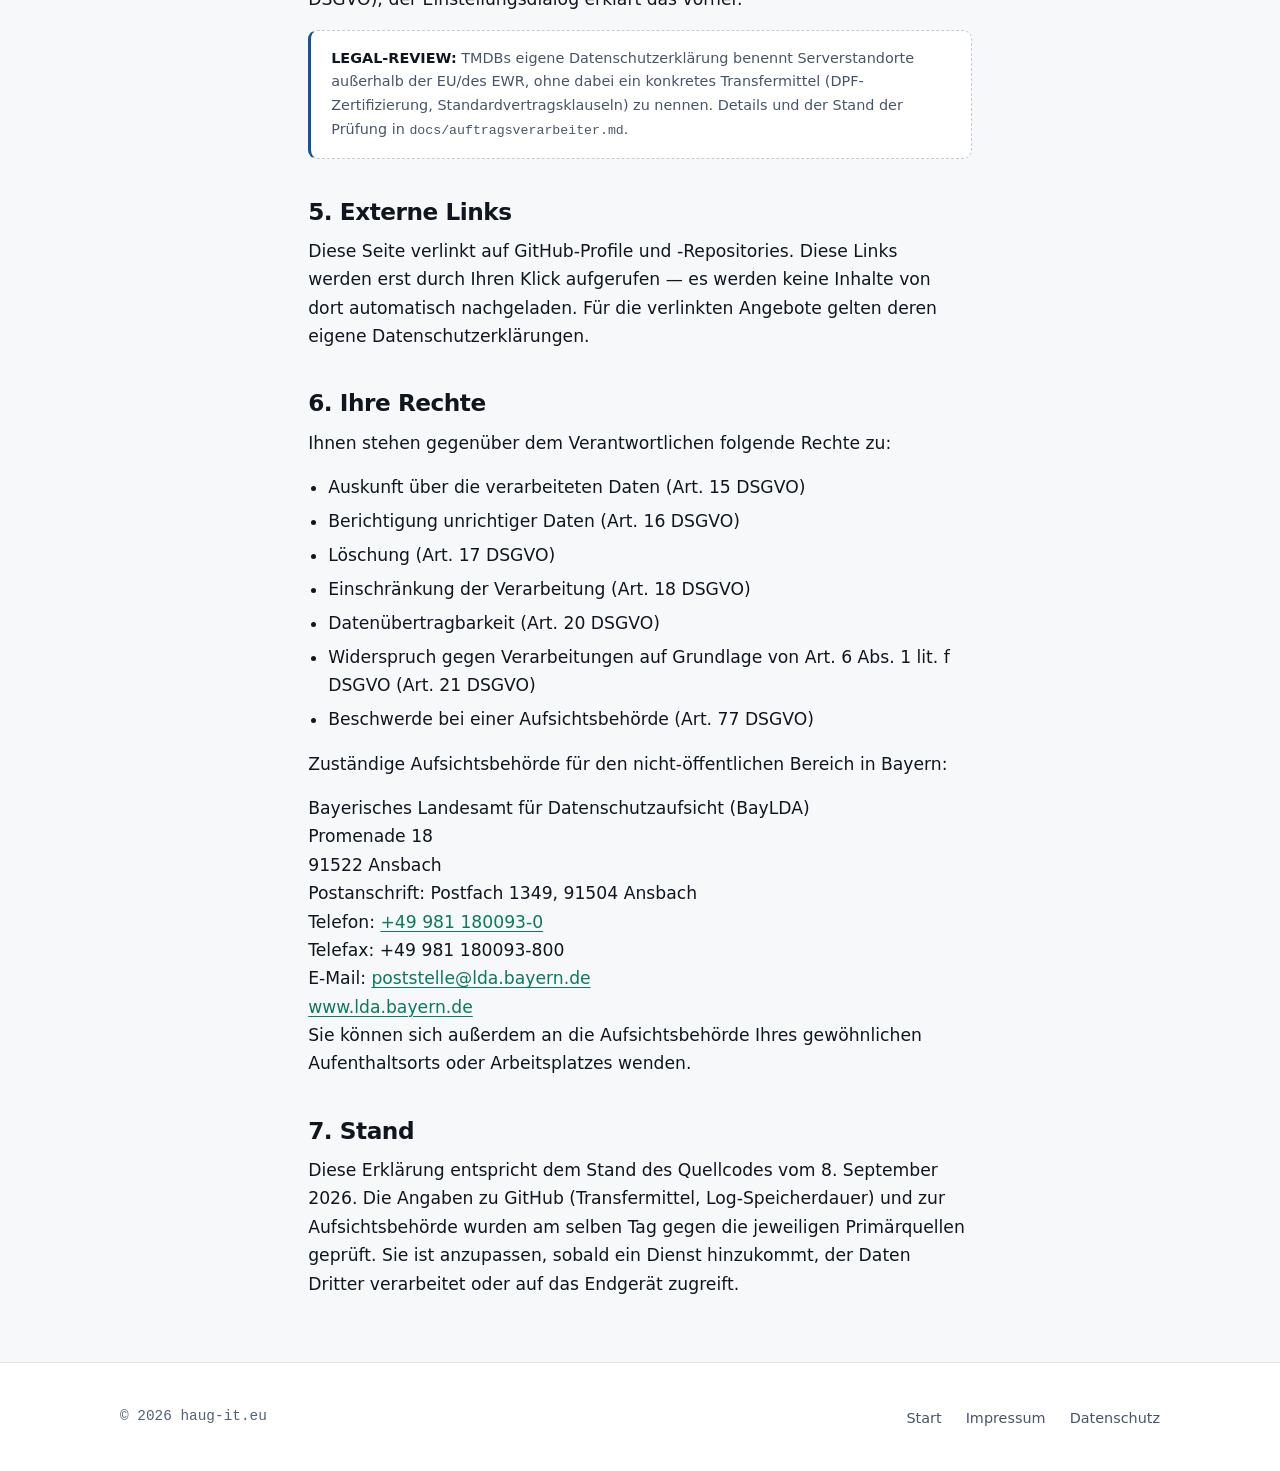
<file: privacy.html>
<!DOCTYPE html>
<html lang="de">
<head>
  <meta charset="utf-8">
  <meta name="viewport" content="width=device-width, initial-scale=1">
  <meta http-equiv="Content-Security-Policy"
        content="default-src 'none'; base-uri 'none'; form-action 'none'; img-src 'self' data:; style-src 'self'; script-src 'none'; font-src 'self'; connect-src 'none'; object-src 'none'; frame-src 'none'">
  <meta name="referrer" content="strict-origin-when-cross-origin">
  <!-- Weiterleitung der alten URL. GitHub Pages kann keinen 301 senden, daher
       ein sofortiger Meta-Refresh (0 s ist nach WCAG 2.2.1 zulässig) plus ein
       sichtbarer Link als Rückfallebene. -->
  <meta http-equiv="refresh" content="0; url=datenschutz.html">
  <meta name="robots" content="noindex">
  <link rel="canonical" href="https://haug-it.eu/datenschutz.html">
  <title>Datenschutz — Weiterleitung | haug-it.eu</title>
  <link rel="icon" href="favicon.svg" type="image/svg+xml">
  <link rel="stylesheet" href="css/brand.css">
  <link rel="stylesheet" href="css/style.css">
  <script src="js/theme.js"></script>
</head>
<body>
  <main id="main">
    <section class="section error-page">
      <div class="container">
        <h1>Seite umgezogen</h1>
        <p>Die Datenschutzerklärung liegt jetzt unter <code>/datenschutz.html</code>.</p>
        <div class="error-page__actions">
          <a class="btn btn--primary" href="datenschutz.html">Zur Datenschutzerklärung</a>
        </div>
      </div>
    </section>
  </main>
</body>
</html>
</file>
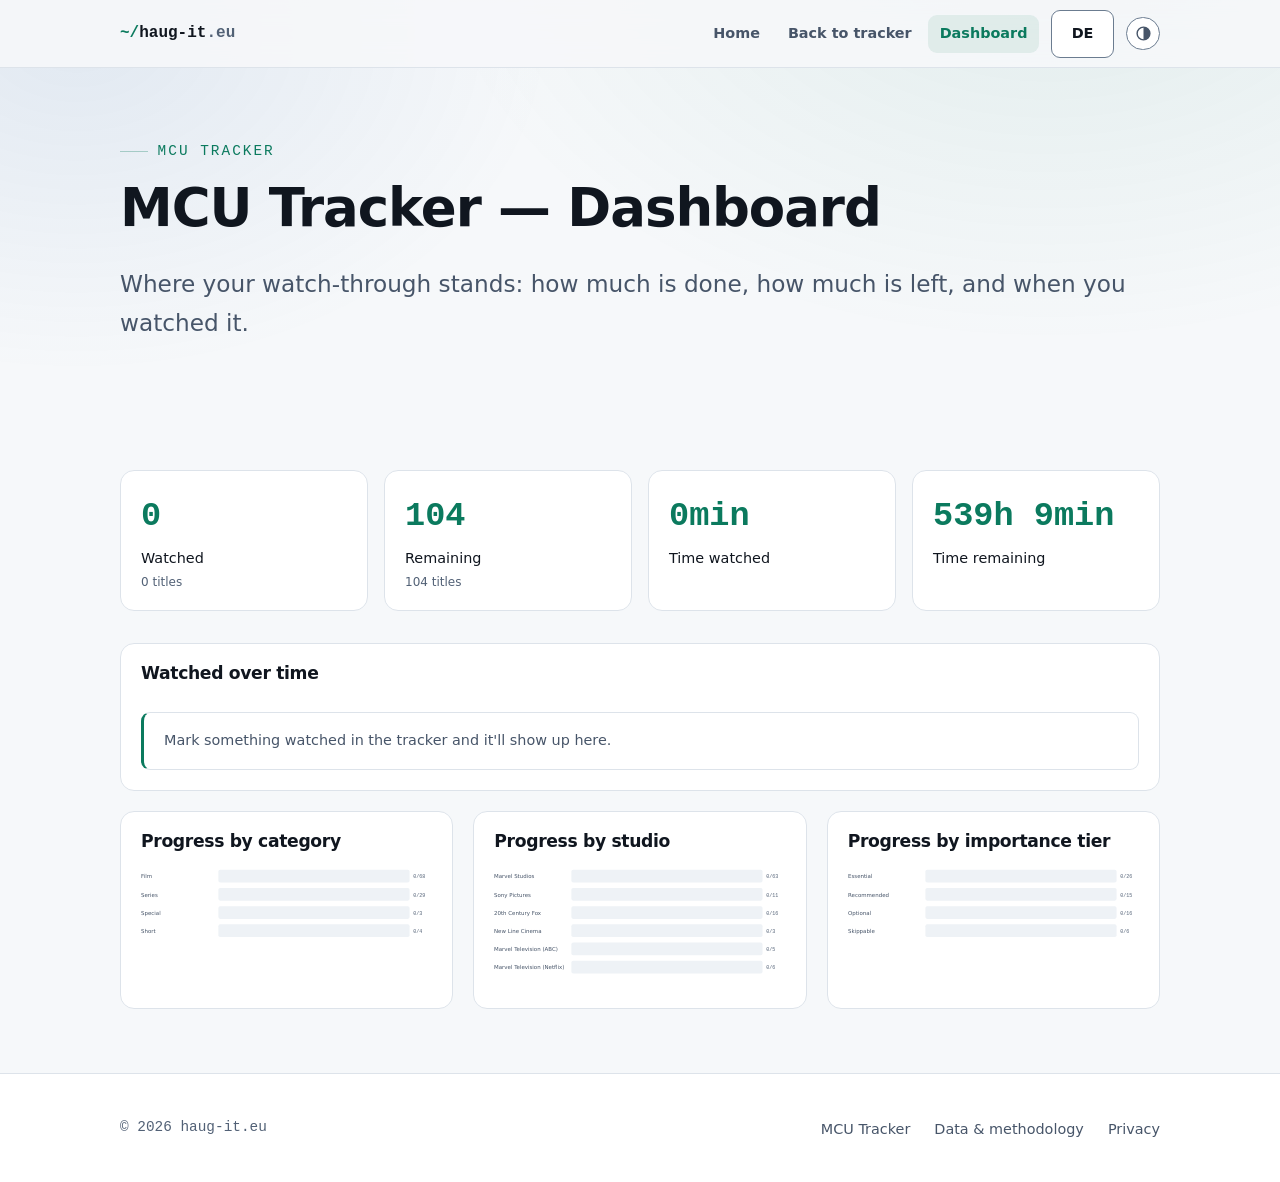
<file: mcu/dashboard.html>
<!DOCTYPE html>
<html lang="en">
<head>
  <meta charset="utf-8">
  <meta name="viewport" content="width=device-width, initial-scale=1">
  <meta http-equiv="Content-Security-Policy"
        content="default-src 'none'; base-uri 'none'; form-action 'none'; img-src 'self' data:; style-src 'self'; script-src 'self'; font-src 'self'; connect-src 'none'; object-src 'none'; frame-src 'none'">
  <meta name="referrer" content="strict-origin-when-cross-origin">

  <title>Dashboard | MCU Tracker | haug-it.eu</title>
  <meta name="description" content="Your MCU watch-through at a glance: how much is watched, how much is left, and when you watched it.">
  <link rel="canonical" href="https://haug-it.eu/mcu/dashboard.html">
  <link rel="icon" href="../favicon.svg" type="image/svg+xml">
  <link rel="stylesheet" href="../css/brand.css">
  <link rel="stylesheet" href="../css/style.css">
  <link rel="stylesheet" href="../css/mcu.css">
  <script src="../js/theme.js"></script>
</head>
<body>
  <a class="skip-link" href="#main">Skip to content</a>

  <header class="site-header">
    <div class="container site-header__inner">
      <a class="brand" href="../">
        <span class="brand__sigil">~/</span><span>haug-it</span><span class="brand__dim">.eu</span>
      </a>
      <div class="header__end">
        <nav class="nav" aria-label="Main">
          <ul>
            <li><a href="../">Home</a></li>
            <li><a href="./" data-i18n="backToTracker">Back to tracker</a></li>
            <li><a href="dashboard.html" aria-current="page" data-i18n="dashboardLink">Dashboard</a></li>
          </ul>
        </nav>
        <div class="header__end">
          <button type="button" class="btn btn--ghost" id="mcu-lang-toggle" lang="de">DE</button>
          <button class="theme-toggle" type="button" data-theme-toggle>
              <svg data-icon="auto" width="17" height="17" viewBox="0 0 24 24" fill="none" stroke="currentColor" stroke-width="2" stroke-linecap="round" stroke-linejoin="round" aria-hidden="true" focusable="false"><circle cx="12" cy="12" r="9"/><path d="M12 3a9 9 0 0 1 0 18z" fill="currentColor" stroke="none"/></svg>
              <svg data-icon="light" width="17" height="17" viewBox="0 0 24 24" fill="none" stroke="currentColor" stroke-width="2" stroke-linecap="round" stroke-linejoin="round" aria-hidden="true" focusable="false"><circle cx="12" cy="12" r="4"/><path d="M12 2v2M12 20v2M4.9 4.9l1.4 1.4M17.7 17.7l1.4 1.4M2 12h2M20 12h2M4.9 19.1l1.4-1.4M17.7 6.3l1.4-1.4"/></svg>
              <svg data-icon="dark" width="17" height="17" viewBox="0 0 24 24" fill="none" stroke="currentColor" stroke-width="2" stroke-linecap="round" stroke-linejoin="round" aria-hidden="true" focusable="false"><path d="M21 12.8A9 9 0 1 1 11.2 3a7 7 0 0 0 9.8 9.8z"/></svg>
          </button>
        </div>
      </div>
    </div>
  </header>

  <main id="main">
    <section class="section section--tight">
      <div class="container">
        <p class="eyebrow">MCU Tracker</p>
        <h1 data-i18n="dashboardTitle">MCU Tracker — Dashboard</h1>
        <p class="section__lead" data-i18n="dashboardLead">
          Where your watch-through stands: how much is done, how much is
          left, and when you watched it.
        </p>
        <noscript>
          <p class="note">This dashboard needs JavaScript — it reads your saved progress from this browser only.</p>
        </noscript>
      </div>
    </section>

    <div id="mcu-dash" class="section section--tight" hidden>
      <div class="container">
        <div class="mcu-stats" id="mcu-dash-stats"></div>

        <section class="mcu-chartcard" id="mcu-dash-overtime"></section>

        <div class="mcu-chartgrid">
          <section class="mcu-chartcard" id="mcu-dash-by-category"></section>
          <section class="mcu-chartcard" id="mcu-dash-by-studio"></section>
          <section class="mcu-chartcard" id="mcu-dash-by-tier"></section>
        </div>
      </div>
    </div>
  </main>

  <footer class="site-footer">
    <div class="container site-footer__inner">
      <p class="site-footer__note">&copy; 2026 haug-it.eu</p>
      <nav aria-label="Legal">
        <ul>
          <li><a href="./">MCU Tracker</a></li>
          <li><a href="methodology.html">Data &amp; methodology</a></li>
          <li><a href="../privacy-policy.html">Privacy</a></li>
        </ul>
      </nav>
    </div>
  </footer>

  <script src="../js/mcu-data.js" defer></script>
  <script src="../js/mcu-i18n.js" defer></script>
  <script src="../js/mcu-shared.js" defer></script>
  <script src="../js/mcu-dashboard.js" defer></script>
</body>
</html>
</file>
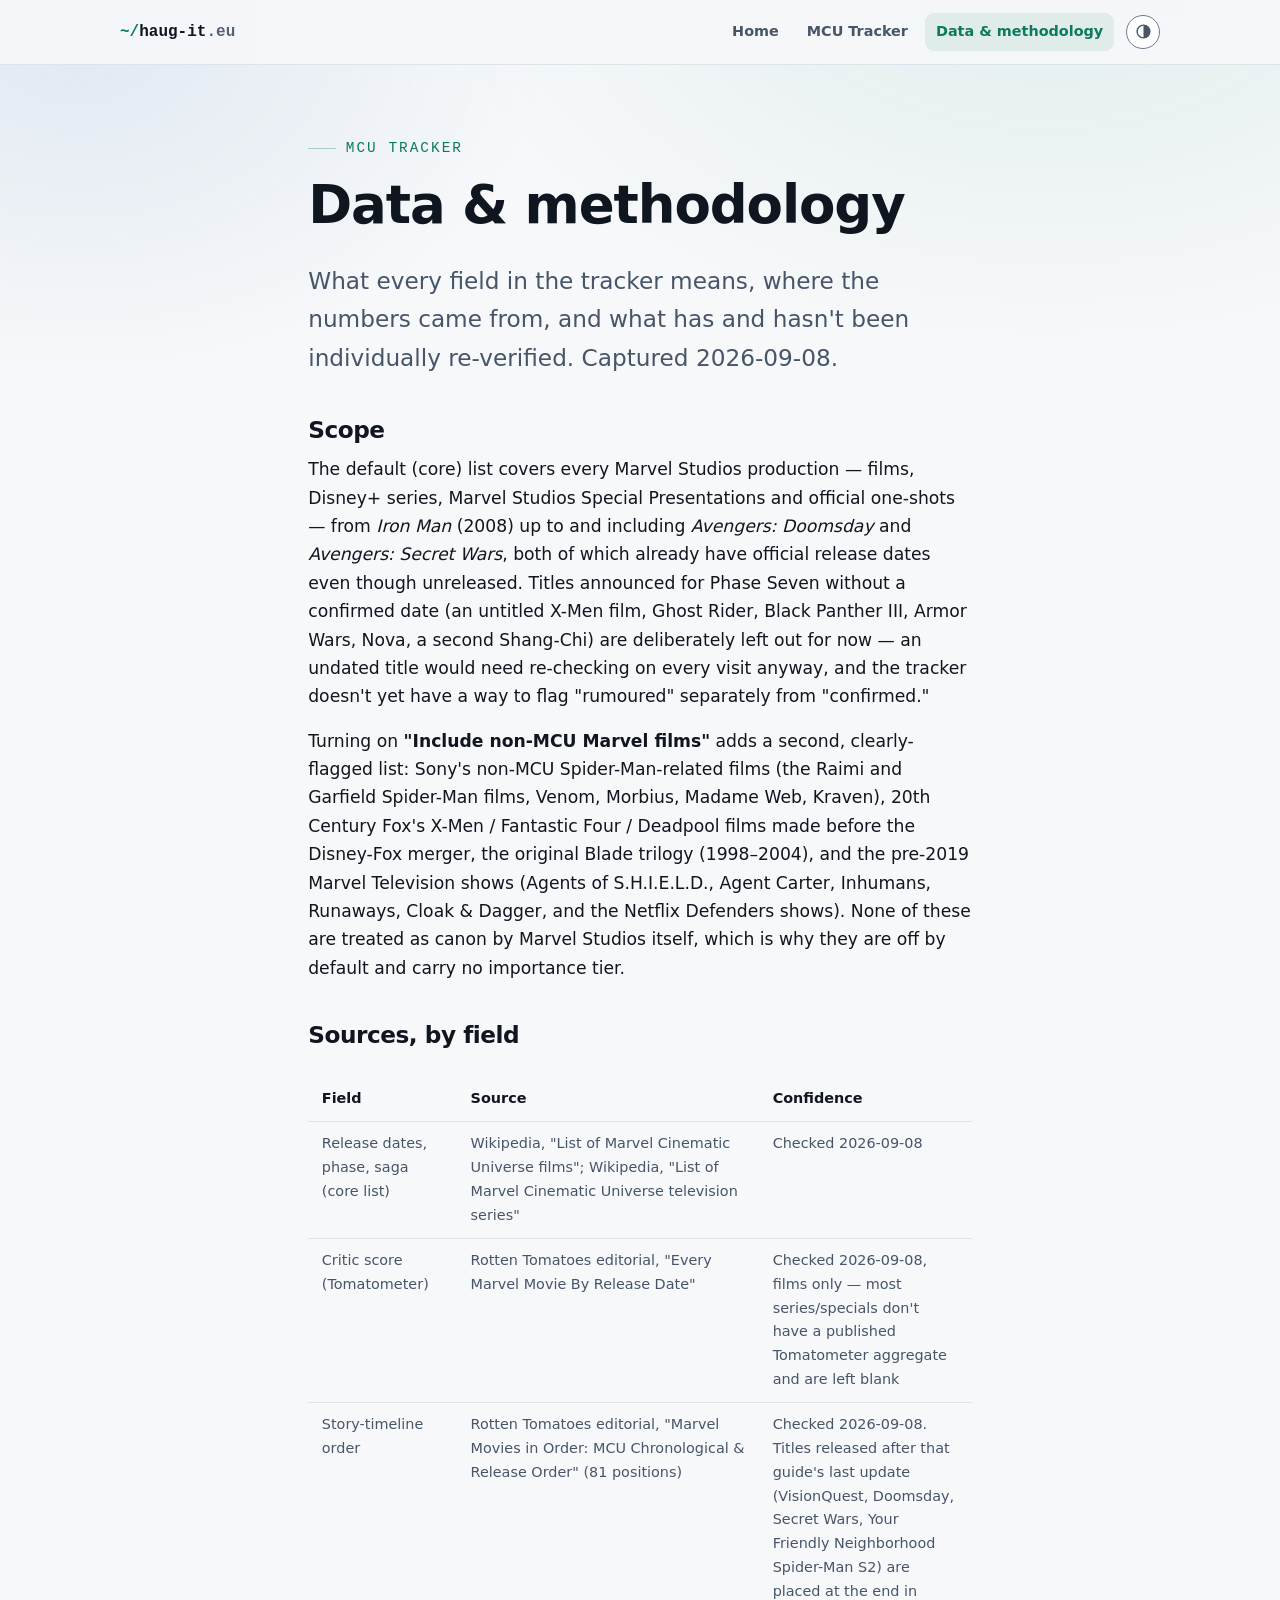
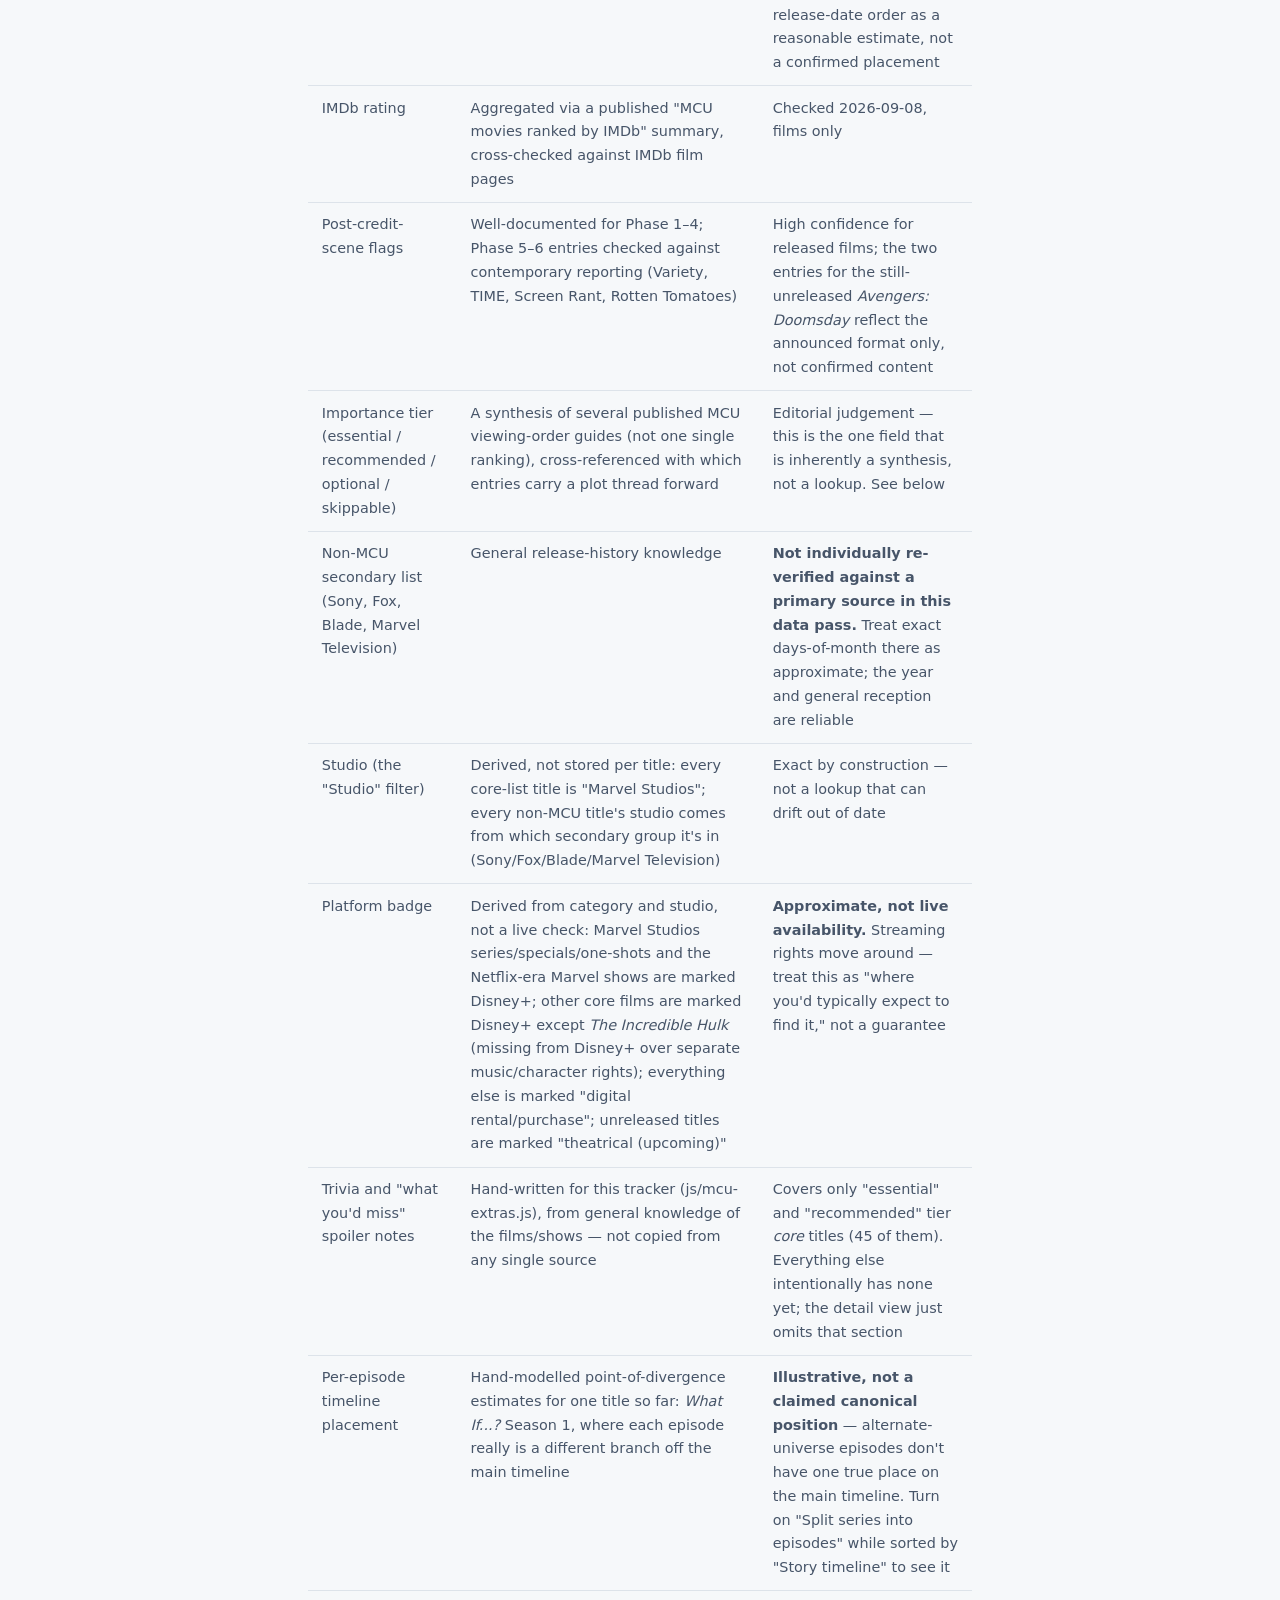
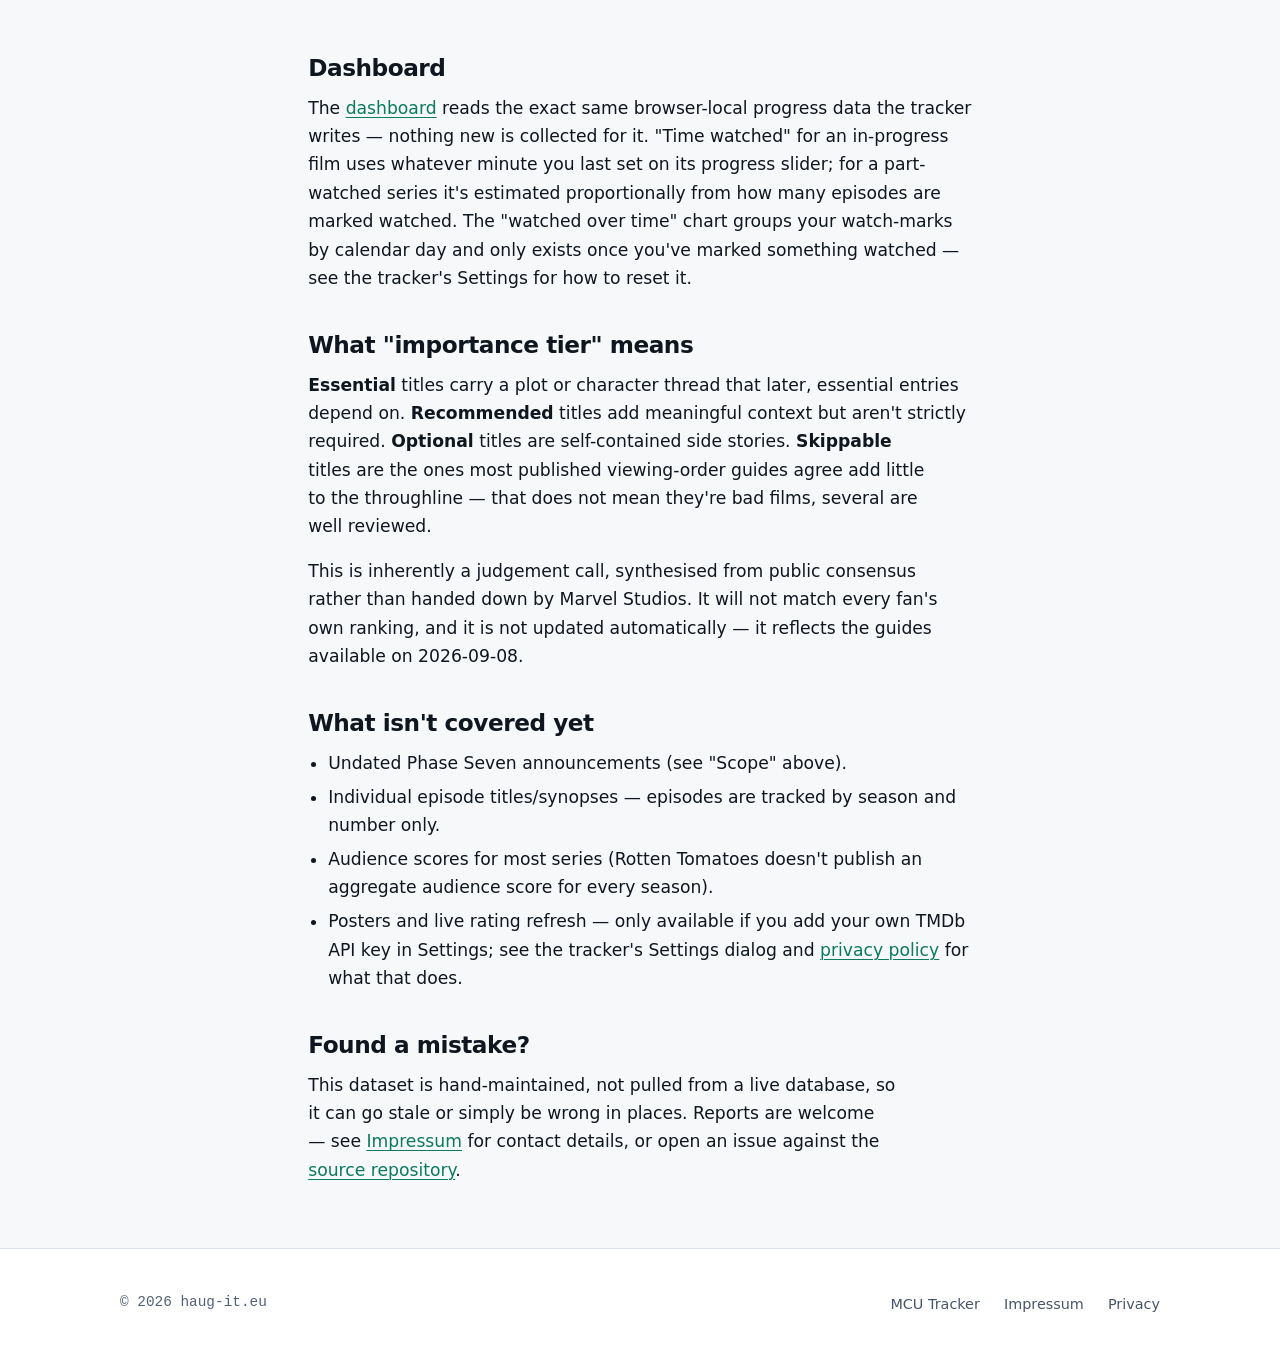
<file: mcu/methodology.html>
<!DOCTYPE html>
<html lang="en">
<head>
  <meta charset="utf-8">
  <meta name="viewport" content="width=device-width, initial-scale=1">
  <meta http-equiv="Content-Security-Policy"
        content="default-src 'none'; base-uri 'none'; form-action 'none'; img-src 'self' data:; style-src 'self'; script-src 'self'; font-src 'self'; connect-src 'none'; object-src 'none'; frame-src 'none'">
  <meta name="referrer" content="strict-origin-when-cross-origin">

  <title>Data &amp; methodology | MCU Tracker | haug-it.eu</title>
  <meta name="description" content="Where the MCU Tracker's dates, scores and importance tiers come from, and what to double-check before relying on them.">
  <link rel="canonical" href="https://haug-it.eu/mcu/methodology.html">
  <link rel="icon" href="../favicon.svg" type="image/svg+xml">
  <link rel="stylesheet" href="../css/brand.css">
  <link rel="stylesheet" href="../css/style.css">
  <script src="../js/theme.js"></script>
</head>
<body>
  <a class="skip-link" href="#main">Skip to content</a>

  <header class="site-header">
    <div class="container site-header__inner">
      <a class="brand" href="../">
        <span class="brand__sigil">~/</span><span>haug-it</span><span class="brand__dim">.eu</span>
      </a>
      <div class="header__end">
        <nav class="nav" aria-label="Main">
          <ul>
            <li><a href="../">Home</a></li>
            <li><a href="./">MCU Tracker</a></li>
            <li><a href="methodology.html" aria-current="page">Data &amp; methodology</a></li>
          </ul>
        </nav>
        <button class="theme-toggle" type="button" data-theme-toggle>
            <svg data-icon="auto" width="17" height="17" viewBox="0 0 24 24" fill="none" stroke="currentColor" stroke-width="2" stroke-linecap="round" stroke-linejoin="round" aria-hidden="true" focusable="false"><circle cx="12" cy="12" r="9"/><path d="M12 3a9 9 0 0 1 0 18z" fill="currentColor" stroke="none"/></svg>
            <svg data-icon="light" width="17" height="17" viewBox="0 0 24 24" fill="none" stroke="currentColor" stroke-width="2" stroke-linecap="round" stroke-linejoin="round" aria-hidden="true" focusable="false"><circle cx="12" cy="12" r="4"/><path d="M12 2v2M12 20v2M4.9 4.9l1.4 1.4M17.7 17.7l1.4 1.4M2 12h2M20 12h2M4.9 19.1l1.4-1.4M17.7 6.3l1.4-1.4"/></svg>
            <svg data-icon="dark" width="17" height="17" viewBox="0 0 24 24" fill="none" stroke="currentColor" stroke-width="2" stroke-linecap="round" stroke-linejoin="round" aria-hidden="true" focusable="false"><path d="M21 12.8A9 9 0 1 1 11.2 3a7 7 0 0 0 9.8 9.8z"/></svg>
        </button>
      </div>
    </div>
  </header>

  <main id="main">
    <section class="section section--tight">
      <div class="container prose">
        <p class="eyebrow">MCU Tracker</p>
        <h1>Data &amp; methodology</h1>
        <p class="section__lead">
          What every field in the tracker means, where the numbers came from,
          and what has and hasn't been individually re-verified. Captured
          2026-09-08.
        </p>

        <h2>Scope</h2>
        <p>
          The default (core) list covers every Marvel Studios production —
          films, Disney+ series, Marvel Studios Special Presentations and
          official one-shots — from <em>Iron Man</em> (2008) up to and
          including <em>Avengers: Doomsday</em> and <em>Avengers: Secret
          Wars</em>, both of which already have official release dates even
          though unreleased. Titles announced for Phase Seven without a
          confirmed date (an untitled X-Men film, Ghost Rider, Black Panther
          III, Armor Wars, Nova, a second Shang-Chi) are deliberately left
          out for now — an undated title would need re-checking on every
          visit anyway, and the tracker doesn't yet have a way to flag
          "rumoured" separately from "confirmed."
        </p>
        <p>
          Turning on <strong>"Include non-MCU Marvel films"</strong> adds a
          second, clearly-flagged list: Sony's non-MCU Spider-Man-related
          films (the Raimi and Garfield Spider-Man films, Venom, Morbius,
          Madame Web, Kraven), 20th Century Fox's X-Men / Fantastic Four /
          Deadpool films made before the Disney-Fox merger, the original
          Blade trilogy (1998&ndash;2004), and the pre-2019 Marvel Television
          shows (Agents of S.H.I.E.L.D., Agent Carter, Inhumans, Runaways,
          Cloak &amp; Dagger, and the Netflix Defenders shows). None of these
          are treated as canon by Marvel Studios itself, which is why they
          are off by default and carry no importance tier.
        </p>

        <h2>Sources, by field</h2>
        <div class="table-scroll">
          <table class="data-table">
            <thead>
              <tr><th scope="col">Field</th><th scope="col">Source</th><th scope="col">Confidence</th></tr>
            </thead>
            <tbody>
              <tr>
                <td>Release dates, phase, saga (core list)</td>
                <td>Wikipedia, "List of Marvel Cinematic Universe films"; Wikipedia, "List of Marvel Cinematic Universe television series"</td>
                <td>Checked 2026-09-08</td>
              </tr>
              <tr>
                <td>Critic score (Tomatometer)</td>
                <td>Rotten Tomatoes editorial, "Every Marvel Movie By Release Date"</td>
                <td>Checked 2026-09-08, films only — most series/specials don't have a published Tomatometer aggregate and are left blank</td>
              </tr>
              <tr>
                <td>Story-timeline order</td>
                <td>Rotten Tomatoes editorial, "Marvel Movies in Order: MCU Chronological &amp; Release Order" (81 positions)</td>
                <td>Checked 2026-09-08. Titles released after that guide's last update (VisionQuest, Doomsday, Secret Wars, Your Friendly Neighborhood Spider-Man S2) are placed at the end in release-date order as a reasonable estimate, not a confirmed placement</td>
              </tr>
              <tr>
                <td>IMDb rating</td>
                <td>Aggregated via a published "MCU movies ranked by IMDb" summary, cross-checked against IMDb film pages</td>
                <td>Checked 2026-09-08, films only</td>
              </tr>
              <tr>
                <td>Post-credit-scene flags</td>
                <td>Well-documented for Phase 1&ndash;4; Phase 5&ndash;6 entries checked against contemporary reporting (Variety, TIME, Screen Rant, Rotten Tomatoes)</td>
                <td>High confidence for released films; the two entries for the still-unreleased <em>Avengers: Doomsday</em> reflect the announced format only, not confirmed content</td>
              </tr>
              <tr>
                <td>Importance tier (essential / recommended / optional / skippable)</td>
                <td>A synthesis of several published MCU viewing-order guides (not one single ranking), cross-referenced with which entries carry a plot thread forward</td>
                <td>Editorial judgement — this is the one field that is inherently a synthesis, not a lookup. See below</td>
              </tr>
              <tr>
                <td>Non-MCU secondary list (Sony, Fox, Blade, Marvel Television)</td>
                <td>General release-history knowledge</td>
                <td><strong>Not individually re-verified against a primary source in this data pass.</strong> Treat exact days-of-month there as approximate; the year and general reception are reliable</td>
              </tr>
              <tr>
                <td>Studio (the "Studio" filter)</td>
                <td>Derived, not stored per title: every core-list title is "Marvel Studios"; every non-MCU title's studio comes from which secondary group it's in (Sony/Fox/Blade/Marvel Television)</td>
                <td>Exact by construction — not a lookup that can drift out of date</td>
              </tr>
              <tr>
                <td>Platform badge</td>
                <td>Derived from category and studio, not a live check: Marvel Studios series/specials/one-shots and the Netflix-era Marvel shows are marked Disney+; other core films are marked Disney+ except <em>The Incredible Hulk</em> (missing from Disney+ over separate music/character rights); everything else is marked "digital rental/purchase"; unreleased titles are marked "theatrical (upcoming)"</td>
                <td><strong>Approximate, not live availability.</strong> Streaming rights move around — treat this as "where you'd typically expect to find it," not a guarantee</td>
              </tr>
              <tr>
                <td>Trivia and "what you'd miss" spoiler notes</td>
                <td>Hand-written for this tracker (js/mcu-extras.js), from general knowledge of the films/shows — not copied from any single source</td>
                <td>Covers only "essential" and "recommended" tier <em>core</em> titles (45 of them). Everything else intentionally has none yet; the detail view just omits that section</td>
              </tr>
              <tr>
                <td>Per-episode timeline placement</td>
                <td>Hand-modelled point-of-divergence estimates for one title so far: <em>What If...?</em> Season 1, where each episode really is a different branch off the main timeline</td>
                <td><strong>Illustrative, not a claimed canonical position</strong> — alternate-universe episodes don't have one true place on the main timeline. Turn on "Split series into episodes" while sorted by "Story timeline" to see it</td>
              </tr>
            </tbody>
          </table>
        </div>

        <h2>Dashboard</h2>
        <p>
          The <a href="dashboard.html">dashboard</a> reads the exact same
          browser-local progress data the tracker writes — nothing new is
          collected for it. "Time watched" for an in-progress film uses
          whatever minute you last set on its progress slider; for a
          part-watched series it's estimated proportionally from how many
          episodes are marked watched. The "watched over time" chart groups
          your watch-marks by calendar day and only exists once you've
          marked something watched — see the tracker's Settings for how to
          reset it.
        </p>

        <h2>What "importance tier" means</h2>
        <p>
          <strong>Essential</strong> titles carry a plot or character thread
          that later, essential entries depend on. <strong>Recommended</strong>
          titles add meaningful context but aren't strictly required.
          <strong>Optional</strong> titles are self-contained side stories.
          <strong>Skippable</strong> titles are the ones most published
          viewing-order guides agree add little to the throughline — that
          does not mean they're bad films, several are well reviewed.
        </p>
        <p>
          This is inherently a judgement call, synthesised from public
          consensus rather than handed down by Marvel Studios. It will not
          match every fan's own ranking, and it is not updated automatically —
          it reflects the guides available on 2026-09-08.
        </p>

        <h2>What isn't covered yet</h2>
        <ul>
          <li>Undated Phase Seven announcements (see "Scope" above).</li>
          <li>Individual episode titles/synopses — episodes are tracked by season and number only.</li>
          <li>Audience scores for most series (Rotten Tomatoes doesn't publish an aggregate audience score for every season).</li>
          <li>Posters and live rating refresh — only available if you add your own TMDb API key in Settings; see the tracker's Settings dialog and <a href="../privacy-policy.html">privacy policy</a> for what that does.</li>
        </ul>

        <h2>Found a mistake?</h2>
        <p>
          This dataset is hand-maintained, not pulled from a live database, so
          it can go stale or simply be wrong in places. Reports are welcome —
          see <a href="../impressum.html" lang="de">Impressum</a> for contact
          details, or open an issue against the
          <a href="https://github.com/Da-Hauge/Placeholder-Site" rel="noopener noreferrer">source repository</a>.
        </p>
      </div>
    </section>
  </main>

  <footer class="site-footer">
    <div class="container site-footer__inner">
      <p class="site-footer__note">&copy; 2026 haug-it.eu</p>
      <nav aria-label="Legal">
        <ul>
          <li><a href="./">MCU Tracker</a></li>
          <li><a href="../impressum.html" lang="de">Impressum</a></li>
          <li><a href="../privacy-policy.html">Privacy</a></li>
        </ul>
      </nav>
    </div>
  </footer>
</body>
</html>
</file>
<file: css/brand.css>
/* =========================================================================
   haug-it — brand tokens  (VENDORED COPY, v1.0.0)

   Do not edit this file here. It is copied from the brand repository:
       github.com/Da-Hauge/haug-it-brand  ->  tokens/brand.css
   Change it there, then re-copy. Vendored rather than hotlinked on purpose:
   fetching it from GitHub at runtime would be a third-party request from the
   visitor browser, which drags in § 25 TDDDG and Art. 44 DSGVO.

   Original header follows.
   -------------------------------------------------------------------------
   Source of truth: github.com/Da-Hauge/haug-it-brand
   Generated from tokens/tokens.json. Edit there, not in a consuming project.

   Layer 1: the raw palette. Immutable, theme-independent, never used directly
            in a component.
   Layer 2: semantic tokens. These are what you actually use. They flip with
            the theme.

   Theme resolution:
     no data-theme attribute  -> follows the OS (prefers-color-scheme)
     data-theme="light"       -> light, always
     data-theme="dark"        -> dark, always

   No web fonts. Every family here is a system stack, so a page using these
   tokens makes zero third-party requests and needs no consent banner under
   § 25 TDDDG.
   ========================================================================= */

/* ---------- Layer 1: palette -------------------------------------------- */

:root {
  /* Signal — the primary accent. Teal-green: terminal phosphor, not mint. */
  --hb-signal-50:  #e6fbf4;
  --hb-signal-100: #c3f5e5;
  --hb-signal-200: #8eead0;
  --hb-signal-300: #6ee7c2;
  --hb-signal-400: #3ad6a8;
  --hb-signal-500: #17b98b;
  --hb-signal-600: #0e9770;
  --hb-signal-700: #0b7a5e;
  --hb-signal-800: #0a5f4a;
  --hb-signal-900: #06392c;

  /* Azure — secondary. Used for prompts, links inside code, quiet emphasis. */
  --hb-azure-200:  #cfe4ff;
  --hb-azure-300:  #9ccbff;
  --hb-azure-400:  #6fb3ff;
  --hb-azure-500:  #3d90f5;
  --hb-azure-600:  #1f6fd6;
  --hb-azure-700:  #14539f;
  --hb-azure-800:  #0e3c73;

  /* Ink — the neutral ramp, light (0) to dark (1000). */
  --hb-ink-0:    #ffffff;
  --hb-ink-50:   #f6f8fa;
  --hb-ink-100:  #e8eef5;
  --hb-ink-200:  #dde3ea;
  --hb-ink-300:  #c1ccd8;
  --hb-ink-400:  #9aabbd;
  --hb-ink-500:  #8496a9;
  --hb-ink-600:  #6b7c90;
  --hb-ink-700:  #526176;
  --hb-ink-800:  #475569;
  --hb-ink-850:  #2e3d50;
  --hb-ink-900:  #212d3c;
  --hb-ink-925:  #18222f;
  --hb-ink-950:  #121a24;
  --hb-ink-975:  #10161f;
  --hb-ink-1000: #0a0e13;

  /* Amber — focus rings and warnings. Never a background for body text. */
  --hb-amber-300: #ffd166;
  --hb-amber-500: #d99100;
  --hb-amber-800: #8a4200;

  /* Rose — errors. */
  --hb-rose-400: #ff8080;
  --hb-rose-700: #b3261e;
}

/* ---------- Layer 2: semantic tokens — dark (the default) ---------------- */

:root {
  color-scheme: dark light;

  --hb-color-bg:            var(--hb-ink-1000);
  --hb-color-bg-elevated:   var(--hb-ink-975);
  --hb-color-surface:       var(--hb-ink-950);
  --hb-color-surface-raised: var(--hb-ink-925);
  --hb-color-border:        var(--hb-ink-900);
  --hb-color-border-strong: var(--hb-ink-850);
  --hb-color-border-interactive: var(--hb-ink-600);

  --hb-color-text:          var(--hb-ink-100);
  --hb-color-text-muted:    var(--hb-ink-400);
  --hb-color-text-faint:    var(--hb-ink-500);

  --hb-color-accent:        var(--hb-signal-400);
  --hb-color-accent-hover:  var(--hb-signal-300);
  --hb-color-accent-soft:   rgba(58, 214, 168, 0.12);
  --hb-color-accent-line:   rgba(58, 214, 168, 0.35);
  --hb-color-on-accent:     #05100c;

  --hb-color-link:          var(--hb-azure-400);
  --hb-color-link-soft:     rgba(111, 179, 255, 0.12);

  --hb-color-focus:         var(--hb-amber-300);
  --hb-color-danger:        var(--hb-rose-400);

  --hb-shadow-sm: 0 1px 2px rgba(0, 0, 0, 0.35);
  --hb-shadow-lg: 0 1px 2px rgba(0, 0, 0, 0.35), 0 12px 32px -12px rgba(0, 0, 0, 0.65);
}

/* ---------- Layer 2: semantic tokens — light ----------------------------- */
/* NOTE: the two light blocks below are identical on purpose. CSS cannot share
   one declaration block between a media query and an attribute selector, so
   they must be kept in sync by hand. If you change one, change the other. */

@media (prefers-color-scheme: light) {
  :root:not([data-theme="dark"]) {
    color-scheme: light;

    --hb-color-bg:            var(--hb-ink-50);
    --hb-color-bg-elevated:   var(--hb-ink-0);
    --hb-color-surface:       var(--hb-ink-0);
    --hb-color-surface-raised: #eef2f6;
    --hb-color-border:        var(--hb-ink-200);
    --hb-color-border-strong: var(--hb-ink-300);
    --hb-color-border-interactive: var(--hb-ink-600);

    --hb-color-text:          var(--hb-ink-975);
    --hb-color-text-muted:    var(--hb-ink-800);
    --hb-color-text-faint:    var(--hb-ink-700);

    --hb-color-accent:        var(--hb-signal-700);
    --hb-color-accent-hover:  var(--hb-signal-800);
    --hb-color-accent-soft:   rgba(11, 122, 94, 0.09);
    --hb-color-accent-line:   rgba(11, 122, 94, 0.30);
    --hb-color-on-accent:     var(--hb-ink-0);

    --hb-color-link:          var(--hb-azure-700);
    --hb-color-link-soft:     rgba(20, 83, 159, 0.09);

    --hb-color-focus:         var(--hb-amber-800);
    --hb-color-danger:        var(--hb-rose-700);

    --hb-shadow-sm: 0 1px 2px rgba(16, 24, 33, 0.06);
    --hb-shadow-lg: 0 1px 2px rgba(16, 24, 33, 0.06), 0 12px 28px -14px rgba(16, 24, 33, 0.22);
  }
}

:root[data-theme="light"] {
  color-scheme: light;

  --hb-color-bg:            var(--hb-ink-50);
  --hb-color-bg-elevated:   var(--hb-ink-0);
  --hb-color-surface:       var(--hb-ink-0);
  --hb-color-surface-raised: #eef2f6;
  --hb-color-border:        var(--hb-ink-200);
  --hb-color-border-strong: var(--hb-ink-300);
  --hb-color-border-interactive: var(--hb-ink-600);

  --hb-color-text:          var(--hb-ink-975);
  --hb-color-text-muted:    var(--hb-ink-800);
  --hb-color-text-faint:    var(--hb-ink-700);

  --hb-color-accent:        var(--hb-signal-700);
  --hb-color-accent-hover:  var(--hb-signal-800);
  --hb-color-accent-soft:   rgba(11, 122, 94, 0.09);
  --hb-color-accent-line:   rgba(11, 122, 94, 0.30);
  --hb-color-on-accent:     var(--hb-ink-0);

  --hb-color-link:          var(--hb-azure-700);
  --hb-color-link-soft:     rgba(20, 83, 159, 0.09);

  --hb-color-focus:         var(--hb-amber-800);
  --hb-color-danger:        var(--hb-rose-700);

  --hb-shadow-sm: 0 1px 2px rgba(16, 24, 33, 0.06);
  --hb-shadow-lg: 0 1px 2px rgba(16, 24, 33, 0.06), 0 12px 28px -14px rgba(16, 24, 33, 0.22);
}

:root[data-theme="dark"] { color-scheme: dark; }

/* ---------- Typography --------------------------------------------------- */

:root {
  /* System stacks only. Mono carries the brand; sans carries the reading. */
  --hb-font-mono: ui-monospace, SFMono-Regular, "SF Mono", "Cascadia Mono",
                  "Segoe UI Mono", Consolas, "Liberation Mono", Menlo, monospace;
  --hb-font-sans: ui-sans-serif, system-ui, -apple-system, "Segoe UI", Roboto,
                  "Helvetica Neue", Arial, sans-serif;

  /* Fluid scale. Each step interpolates between a 320px and a 1280px viewport. */
  --hb-text-xs: clamp(0.82rem, 0.79rem + 0.14vw, 0.9rem);
  --hb-text-sm: clamp(1.00rem, 0.96rem + 0.20vw, 1.075rem);
  --hb-text-md: clamp(1.20rem, 1.10rem + 0.50vw, 1.45rem);
  --hb-text-lg: clamp(1.50rem, 1.30rem + 1.00vw, 2.10rem);
  --hb-text-xl: clamp(2.00rem, 1.55rem + 2.20vw, 3.40rem);

  --hb-leading-tight: 1.15;
  --hb-leading-body:  1.65;
  --hb-leading-mono:  1.9;

  --hb-tracking-tight: -0.02em;
  --hb-tracking-label:  0.14em;

  --hb-weight-regular: 400;
  --hb-weight-medium:  550;
  --hb-weight-semi:    650;
}

/* ---------- Space, shape, motion ----------------------------------------- */

:root {
  --hb-space-1: 0.25rem;
  --hb-space-2: 0.5rem;
  --hb-space-3: 0.75rem;
  --hb-space-4: 1rem;
  --hb-space-5: 1.5rem;
  --hb-space-6: 2rem;
  --hb-space-7: 3rem;
  --hb-space-8: 4.5rem;

  --hb-radius-sm:   9px;
  --hb-radius-md:   14px;
  --hb-radius-pill: 999px;

  --hb-container: 1120px;

  --hb-duration-fast: 0.15s;
  --hb-duration-mid:  0.2s;
  --hb-duration-slow: 0.55s;
  --hb-ease: ease;
}

/* Motion tokens collapse when the visitor asked for less movement. Anything
   consuming these gets reduced-motion behaviour for free. */
@media (prefers-reduced-motion: reduce) {
  :root {
    --hb-duration-fast: 0.001ms;
    --hb-duration-mid:  0.001ms;
    --hb-duration-slow: 0.001ms;
  }
}
</file>
<file: css/style.css>
/* =========================================================================
   haug-it.eu — stylesheet

   Colour, type, shape and motion come from css/brand.css, which is a
   vendored copy of the haug-it brand tokens. That file must be loaded
   first. This file only maps those tokens onto short local names and
   builds the components.

   No external resources. No web fonts, no CDN, no trackers. Nothing is
   loaded from a third party. The only things written to the device are the
   language and theme choices, and only when the visitor actually operates
   the relevant control — see js/lang.js and js/theme.js.
   ========================================================================= */

/* ---------- 1. Brand tokens -> local aliases ----------------------------- */
/* The indirection is live: brand.css swaps the --hb-* values per theme and
   every alias below follows automatically. Do not put literal colours here. */

:root {
  --bg:            var(--hb-color-bg);
  --bg-elevated:   var(--hb-color-bg-elevated);
  --surface:       var(--hb-color-surface);
  --surface-hi:    var(--hb-color-surface-raised);
  --border:        var(--hb-color-border);
  --border-hi:     var(--hb-color-border-strong);
  --border-ui:     var(--hb-color-border-interactive);

  --text:          var(--hb-color-text);
  --text-muted:    var(--hb-color-text-muted);
  --text-faint:    var(--hb-color-text-faint);

  --accent:        var(--hb-color-accent);
  --accent-hi:     var(--hb-color-accent-hover);
  --accent-dim:    var(--hb-color-accent-soft);
  --accent-line:   var(--hb-color-accent-line);
  --on-accent:     var(--hb-color-on-accent);

  --accent-2:      var(--hb-color-link);
  --accent-2-dim:  var(--hb-color-link-soft);

  --focus:         var(--hb-color-focus);

  --font-sans: var(--hb-font-sans);
  --font-mono: var(--hb-font-mono);

  --step--1: var(--hb-text-xs);
  --step-0:  var(--hb-text-sm);
  --step-1:  var(--hb-text-md);
  --step-2:  var(--hb-text-lg);
  --step-3:  var(--hb-text-xl);

  --radius:    var(--hb-radius-md);
  --radius-sm: var(--hb-radius-sm);
  --container: var(--hb-container);

  --shadow: var(--hb-shadow-lg);
}

/* ---------- 2. Reset & base --------------------------------------------- */

*, *::before, *::after { box-sizing: border-box; }

html {
  -webkit-text-size-adjust: 100%;
  scroll-behavior: smooth;
  scroll-padding-top: 5.5rem;
}

body {
  display: flex;
  flex-direction: column;
  min-height: 100vh;
  margin: 0;
  background-color: var(--bg);
  color: var(--text);
  font-family: var(--font-sans);
  font-size: var(--step-0);
  line-height: 1.65;
  -webkit-font-smoothing: antialiased;
  overflow-x: hidden;
}

/* Ambient background — pure CSS gradients, zero image requests. */
body::before {
  content: "";
  position: fixed;
  inset: 0;
  z-index: -1;
  pointer-events: none;
  background:
    radial-gradient(60rem 40rem at 82% -8%, var(--accent-dim), transparent 65%),
    radial-gradient(48rem 34rem at 6% 4%, var(--accent-2-dim), transparent 62%);
}

h1, h2, h3, h4 {
  margin: 0 0 0.5em;
  line-height: 1.15;
  font-weight: 650;
  letter-spacing: -0.02em;
  text-wrap: balance;
}

h1 { font-size: var(--step-3); }
h2 { font-size: var(--step-2); }
h3 { font-size: var(--step-1); }

p { margin: 0 0 1rem; text-wrap: pretty; }
p:last-child { margin-bottom: 0; }

a { color: var(--accent); text-decoration-thickness: 1px; text-underline-offset: 3px; }
a:hover { color: var(--accent-hi); }

img, svg { max-width: 100%; height: auto; }
ul { margin: 0; padding: 0; }

hr {
  height: 1px;
  border: 0;
  margin: 0;
  background: linear-gradient(90deg, transparent, var(--border), transparent);
}

code, kbd, samp { font-family: var(--font-mono); font-size: 0.92em; }

/* Visible focus indicator on every interactive element (WCAG 2.4.7). */
:focus-visible {
  outline: 3px solid var(--focus);
  outline-offset: 3px;
  border-radius: 4px;
}

::selection { background: var(--accent); color: var(--on-accent); }

/* ---------- 3. Layout helpers ------------------------------------------- */

.container {
  width: 100%;
  max-width: var(--container);
  margin-inline: auto;
  padding-inline: clamp(1.15rem, 4vw, 2.5rem);
}

main { flex: 1 0 auto; }

.section { padding-block: clamp(3.5rem, 9vw, 6.5rem); }
.section--tight { padding-block: clamp(2.5rem, 6vw, 4rem); }

.section__head { max-width: 62ch; margin-bottom: clamp(2rem, 4vw, 3rem); }
.section__lead { margin: 0; color: var(--text-muted); font-size: var(--step-1); }

.visually-hidden {
  position: absolute !important;
  width: 1px; height: 1px;
  margin: -1px; padding: 0;
  overflow: hidden;
  clip-path: inset(50%);
  white-space: nowrap;
}

.skip-link {
  position: absolute;
  left: 0.75rem;
  top: -100%;
  z-index: 100;
  padding: 0.7rem 1.1rem;
  border-radius: var(--radius-sm);
  background: var(--accent);
  color: var(--on-accent);
  font-weight: 650;
  text-decoration: none;
}
.skip-link:focus { top: 0.75rem; }

.eyebrow {
  display: inline-flex;
  align-items: center;
  gap: 0.6rem;
  margin: 0 0 0.9rem;
  font-family: var(--font-mono);
  font-size: var(--step--1);
  letter-spacing: 0.14em;
  text-transform: uppercase;
  color: var(--accent);
}
.eyebrow::before {
  content: "";
  width: 1.75rem;
  height: 1px;
  background: var(--accent-line);
}

/* ---------- 4. Header / navigation -------------------------------------- */

.site-header {
  position: sticky;
  top: 0;
  z-index: 50;
  border-bottom: 1px solid var(--border);
  background: color-mix(in srgb, var(--bg) 88%, transparent);
  backdrop-filter: blur(12px);
}

.site-header__inner {
  display: flex;
  flex-wrap: wrap;
  align-items: center;
  justify-content: space-between;
  gap: 0.5rem 1.5rem;
  min-height: 4rem;
  padding-block: 0.6rem;
}

.brand {
  display: inline-flex;
  align-items: baseline;
  font-family: var(--font-mono);
  font-size: 1rem;
  font-weight: 600;
  color: var(--text);
  text-decoration: none;
  white-space: nowrap;
}
.brand__sigil { color: var(--accent); }
.brand__dim   { color: var(--text-faint); }
.brand:hover .brand__sigil { color: var(--accent-hi); }

.nav ul {
  display: flex;
  flex-wrap: wrap;
  gap: 0.15rem 0.35rem;
  list-style: none;
}

.nav a {
  display: block;
  padding: 0.45rem 0.7rem;
  border-radius: var(--radius-sm);
  color: var(--text-muted);
  font-size: var(--step--1);
  font-weight: 550;
  text-decoration: none;
  transition: color 0.15s ease, background-color 0.15s ease;
}
.nav a:hover { color: var(--text); background: var(--surface-hi); }
.nav a[aria-current] { color: var(--accent); background: var(--accent-dim); }

/* Language switch — sits at the end of the header row. */
.header__end {
  display: flex;
  align-items: center;
  gap: 0.75rem;
}

.lang-switch {
  display: flex;
  align-items: center;
  gap: 0.15rem;
  padding: 0.2rem;
  border: 1px solid var(--border-ui);
  border-radius: 999px;
  background: var(--surface);
  list-style: none;
}

.lang-switch a {
  display: block;
  padding: 0.25rem 0.6rem;
  border-radius: 999px;
  font-family: var(--font-mono);
  font-size: var(--step--1);
  font-weight: 600;
  letter-spacing: 0.04em;
  color: var(--text-faint);
  text-decoration: none;
  transition: color 0.15s ease, background-color 0.15s ease;
}
.lang-switch a:hover { color: var(--text); background: var(--surface-hi); }
.lang-switch a[aria-current] { color: var(--on-accent); background: var(--accent); }

/* Theme toggle. Cycles auto -> light -> dark. The accessible name is written
   by js/theme.js and says both the current mode and what a press will do, so
   the icon never has to carry that meaning alone. Hidden when JS is absent,
   because without JS it could not do anything. */
.theme-toggle {
  display: none;
  align-items: center;
  justify-content: center;
  width: 2.1rem;
  height: 2.1rem;
  padding: 0;
  border: 1px solid var(--border-ui);
  border-radius: 999px;
  background: var(--surface);
  color: var(--text-muted);
  cursor: pointer;
  transition: color 0.15s ease, background-color 0.15s ease, border-color 0.15s ease;
}
.js-theme .theme-toggle { display: inline-flex; }
.theme-toggle:hover { color: var(--accent); border-color: var(--accent); }
.theme-toggle svg { display: block; }

/* Exactly one icon is shown, matching the current mode. */
.theme-toggle [data-icon] { display: none; }
:root:not([data-theme]) .theme-toggle [data-icon="auto"],
:root[data-theme="light"] .theme-toggle [data-icon="light"],
:root[data-theme="dark"]  .theme-toggle [data-icon="dark"] { display: block; }

/* ---------- 5. Hero ------------------------------------------------------ */

.hero { padding-block: clamp(3rem, 8vw, 5.5rem) clamp(3rem, 7vw, 5rem); }

.hero__grid {
  display: grid;
  gap: clamp(2.5rem, 5vw, 4rem);
  align-items: center;
}
@media (min-width: 62rem) {
  .hero__grid { grid-template-columns: 1.05fr 0.95fr; }
}

.hero__status {
  display: inline-flex;
  align-items: center;
  gap: 0.6rem;
  margin-bottom: 1.5rem;
  padding: 0.35rem 0.9rem 0.35rem 0.7rem;
  border: 1px solid var(--border-hi);
  border-radius: 999px;
  background: var(--surface);
  font-family: var(--font-mono);
  font-size: var(--step--1);
  color: var(--text-muted);
}
.hero__dot {
  width: 0.5rem;
  height: 0.5rem;
  border-radius: 50%;
  background: var(--accent);
  box-shadow: 0 0 0 4px var(--accent-dim);
  animation: pulse 2.6s ease-in-out infinite;
}

.hero__name { margin-bottom: 0.35rem; }

.hero__role {
  margin-bottom: 1.5rem;
  font-family: var(--font-mono);
  font-size: var(--step-1);
  font-weight: 500;
  color: var(--accent);
  letter-spacing: -0.01em;
}

.hero__text { max-width: 54ch; font-size: var(--step-1); color: var(--text-muted); }

.hero__actions {
  display: flex;
  flex-wrap: wrap;
  gap: 0.75rem;
  margin-top: 2rem;
}

/* ---------- 6. Buttons --------------------------------------------------- */

.btn {
  display: inline-flex;
  align-items: center;
  gap: 0.55rem;
  padding: 0.7rem 1.25rem;
  border: 1px solid transparent;
  border-radius: var(--radius-sm);
  font: inherit;
  font-size: var(--step--1);
  font-weight: 650;
  text-decoration: none;
  cursor: pointer;
  transition: transform 0.15s ease, background-color 0.15s ease,
              border-color 0.15s ease, color 0.15s ease;
}
.btn:hover { transform: translateY(-2px); }
.btn svg { flex: none; }

.btn--primary { background: var(--accent); color: var(--on-accent); }
.btn--primary:hover { background: var(--accent-hi); color: var(--on-accent); }

.btn--ghost {
  /* --border-ui, not --border-hi: an interactive boundary needs 3:1 (WCAG
     1.4.11). See docs/colour.md in the brand repo. */
  border-color: var(--border-ui);
  background: var(--surface);
  color: var(--text);
}
.btn--ghost:hover { border-color: var(--accent); color: var(--accent); }

/* ---------- 7. Terminal card --------------------------------------------- */

.terminal {
  border: 1px solid var(--border-hi);
  border-radius: var(--radius);
  background: var(--bg-elevated);
  box-shadow: var(--shadow);
  overflow: hidden;
}

.terminal__bar {
  display: flex;
  align-items: center;
  gap: 0.75rem;
  padding: 0.65rem 0.9rem;
  border-bottom: 1px solid var(--border);
  background: var(--surface-hi);
}
.terminal__lights { display: flex; gap: 0.4rem; }
.terminal__lights span {
  width: 0.7rem; height: 0.7rem;
  border-radius: 50%;
  background: var(--border-hi);
}
.terminal__title {
  font-family: var(--font-mono);
  font-size: var(--step--1);
  color: var(--text-faint);
}

.terminal__body {
  margin: 0;
  padding: 1.25rem clamp(1rem, 3vw, 1.5rem) 1.5rem;
  font-family: var(--font-mono);
  font-size: var(--step--1);
  line-height: 1.9;
  white-space: pre-wrap;
  word-break: break-word;
  color: var(--text-muted);
}
.terminal__prompt { color: var(--accent-2); }
.terminal__cmd    { color: var(--text); font-weight: 600; }
.terminal__key    { color: var(--accent); }

.terminal__caret {
  display: inline-block;
  width: 0.55em;
  height: 1.05em;
  vertical-align: text-bottom;
  background: var(--accent);
  animation: blink 1.1s steps(1) infinite;
}

/* ---------- 8. Cards ----------------------------------------------------- */

.grid {
  display: grid;
  gap: 1.15rem;
  grid-template-columns: repeat(auto-fit, minmax(min(100%, 17rem), 1fr));
}

/* Four items read badly as 3 + 1, so this variant goes 1 / 2 / 4. */
.grid--4 { grid-template-columns: 1fr; }
@media (min-width: 38rem) { .grid--4 { grid-template-columns: repeat(2, 1fr); } }
@media (min-width: 68rem) { .grid--4 { grid-template-columns: repeat(4, 1fr); } }

.card {
  display: flex;
  flex-direction: column;
  padding: clamp(1.35rem, 2.5vw, 1.85rem);
  border: 1px solid var(--border);
  border-radius: var(--radius);
  background: var(--surface);
  transition: transform 0.2s ease, border-color 0.2s ease, box-shadow 0.2s ease;
}
.card:hover {
  transform: translateY(-3px);
  border-color: var(--border-hi);
  box-shadow: var(--shadow);
}

.card__icon {
  display: grid;
  place-items: center;
  width: 2.6rem;
  height: 2.6rem;
  margin-bottom: 1.1rem;
  border: 1px solid var(--accent-line);
  border-radius: var(--radius-sm);
  background: var(--accent-dim);
  color: var(--accent);
}

.card__title { margin-bottom: 0.5rem; font-size: var(--step-1); }
.card__text  { margin: 0; color: var(--text-muted); font-size: var(--step--1); line-height: 1.7; }

.card__list {
  display: flex;
  flex-direction: column;
  gap: 0.35rem;
  margin: 1.1rem 0 0;
  padding: 0;
  list-style: none;
  font-family: var(--font-mono);
  font-size: var(--step--1);
  color: var(--text-faint);
}
.card__list li { display: flex; gap: 0.6rem; }
.card__list li::before { content: "\203A"; color: var(--accent); }

/* ---------- 9. Stack / tag groups ---------------------------------------- */

.stack-group + .stack-group { margin-top: 1.75rem; }

.stack-group__label {
  margin: 0 0 0.85rem;
  font-family: var(--font-mono);
  font-size: var(--step--1);
  letter-spacing: 0.1em;
  text-transform: uppercase;
  color: var(--text-faint);
}

.tags { display: flex; flex-wrap: wrap; gap: 0.5rem; list-style: none; }

.tag {
  padding: 0.35rem 0.8rem;
  border: 1px solid var(--border);
  border-radius: 999px;
  background: var(--surface);
  font-family: var(--font-mono);
  font-size: var(--step--1);
  color: var(--text-muted);
  transition: border-color 0.15s ease, color 0.15s ease;
}
.tag:hover { border-color: var(--accent-line); color: var(--accent); }

/* ---------- 10. Projects -------------------------------------------------- */

.project {
  display: flex;
  flex-direction: column;
  gap: 0.75rem;
  padding: clamp(1.35rem, 2.5vw, 1.85rem);
  border: 1px solid var(--border);
  border-radius: var(--radius);
  background: var(--surface);
  transition: transform 0.2s ease, border-color 0.2s ease, box-shadow 0.2s ease;
}
.project:hover {
  transform: translateY(-3px);
  border-color: var(--border-hi);
  box-shadow: var(--shadow);
}

.project__head {
  display: flex;
  flex-wrap: wrap;
  align-items: baseline;
  justify-content: space-between;
  gap: 0.5rem 1rem;
}

.project__name {
  margin: 0;
  font-family: var(--font-mono);
  font-size: var(--step-1);
  font-weight: 600;
  letter-spacing: -0.01em;
}
.project__name a { color: var(--text); text-decoration: none; }
.project__name a:hover { color: var(--accent); text-decoration: underline; }

.badge {
  padding: 0.15rem 0.6rem;
  border: 1px solid var(--border-hi);
  border-radius: 999px;
  font-family: var(--font-mono);
  font-size: 0.74rem;
  letter-spacing: 0.06em;
  text-transform: uppercase;
  color: var(--text-faint);
  white-space: nowrap;
}
.badge--open { border-color: var(--accent-line); color: var(--accent); }

.project__text { margin: 0; color: var(--text-muted); font-size: var(--step--1); }

.project__meta {
  display: flex;
  flex-wrap: wrap;
  gap: 0.4rem 0.9rem;
  margin: 0.35rem 0 0;
  padding: 0;
  list-style: none;
  font-family: var(--font-mono);
  font-size: var(--step--1);
  color: var(--text-faint);
}

/* ---------- 11. Contact --------------------------------------------------- */

.contact {
  display: grid;
  gap: 1.15rem;
  grid-template-columns: repeat(auto-fit, minmax(min(100%, 15rem), 1fr));
  margin-top: 2rem;
}

.contact__item {
  display: flex;
  flex-direction: column;
  gap: 0.3rem;
  padding: 1.35rem;
  border: 1px solid var(--border);
  border-radius: var(--radius);
  background: var(--surface);
}
.contact__label {
  font-family: var(--font-mono);
  font-size: var(--step--1);
  letter-spacing: 0.1em;
  text-transform: uppercase;
  color: var(--text-faint);
}
.contact__value { font-size: var(--step-0); font-weight: 600; word-break: break-word; }
.contact__value a { text-decoration: none; }
.contact__value a:hover { text-decoration: underline; }

.note {
  margin-top: 1.75rem;
  padding: 1rem 1.25rem;
  border: 1px solid var(--border);
  border-left: 3px solid var(--accent);
  border-radius: var(--radius-sm);
  background: var(--surface);
  font-size: var(--step--1);
  color: var(--text-muted);
}

/* ---------- 12. Legal pages (prose) --------------------------------------- */

.prose { max-width: 68ch; }
.prose h2 { margin-top: 2.5rem; font-size: var(--step-1); }
.prose h3 { margin-top: 1.75rem; font-size: var(--step-0); }
.prose address { font-style: normal; }
.prose ul,
.prose ol { margin: 0 0 1rem 1.25rem; padding: 0; }
.todo ol   { margin: 0.6rem 0 0 1.1rem; padding: 0; }
.todo li   { margin-bottom: 0.4rem; }
.prose li { margin-bottom: 0.35rem; }

.todo {
  margin: 1rem 0 1.5rem;
  padding: 1rem 1.25rem;
  border: 1px dashed var(--border-hi);
  border-left: 3px solid var(--accent-2);
  border-radius: var(--radius-sm);
  background: var(--surface);
  font-size: var(--step--1);
  color: var(--text-muted);
}
.todo strong { color: var(--text); }

.table-scroll { overflow-x: auto; }
.data-table {
  width: 100%;
  border-collapse: collapse;
  margin: 1rem 0 1.5rem;
  font-size: var(--step--1);
  text-align: left;
}
.data-table th, .data-table td {
  padding: 0.65rem 0.85rem;
  border-bottom: 1px solid var(--border);
  vertical-align: top;
}
.data-table th { color: var(--text); font-weight: 650; }
.data-table td { color: var(--text-muted); }

/* ---------- 13. Footer ---------------------------------------------------- */

.site-footer {
  border-top: 1px solid var(--border);
  background: var(--bg-elevated);
  padding-block: 2.5rem;
}

.site-footer__inner {
  display: flex;
  flex-wrap: wrap;
  align-items: center;
  justify-content: space-between;
  gap: 1rem 2rem;
}

.site-footer__note {
  margin: 0;
  font-family: var(--font-mono);
  font-size: var(--step--1);
  color: var(--text-faint);
}

.site-footer ul {
  display: flex;
  flex-wrap: wrap;
  gap: 0.5rem 1.5rem;
  list-style: none;
}
.site-footer a {
  color: var(--text-muted);
  font-size: var(--step--1);
  text-decoration: none;
}
.site-footer a:hover { color: var(--accent); text-decoration: underline; }

/* ---------- 14. Error page ------------------------------------------------ */

.error-page { text-align: center; padding-block: clamp(4rem, 14vw, 9rem); }
.error-page__code {
  font-family: var(--font-mono);
  font-size: clamp(3.5rem, 14vw, 7rem);
  font-weight: 700;
  line-height: 1;
  color: var(--accent);
  letter-spacing: -0.04em;
}
.error-page__actions { display: flex; justify-content: center; margin-top: 2rem; }

/* ---------- 15. Motion ---------------------------------------------------- */

@keyframes blink { 0%, 49% { opacity: 1; } 50%, 100% { opacity: 0; } }
@keyframes pulse { 0%, 100% { opacity: 1; } 50% { opacity: 0.45; } }

/* Progressive enhancement: content is visible by default. The hidden state is
   only applied after JS has confirmed it can also remove it again. */
.js-reveal .reveal {
  opacity: 0;
  transform: translateY(18px);
  transition: opacity 0.55s ease, transform 0.55s ease;
}
.js-reveal .reveal.is-visible { opacity: 1; transform: none; }
.js-reveal .reveal:nth-child(2) { transition-delay: 0.07s; }
.js-reveal .reveal:nth-child(3) { transition-delay: 0.14s; }
.js-reveal .reveal:nth-child(4) { transition-delay: 0.21s; }
.js-reveal .reveal:nth-child(5) { transition-delay: 0.28s; }

@media (prefers-reduced-motion: reduce) {
  html { scroll-behavior: auto; }
  *, *::before, *::after {
    animation-duration: 0.001ms !important;
    animation-iteration-count: 1 !important;
    transition-duration: 0.001ms !important;
    scroll-behavior: auto !important;
  }
  .js-reveal .reveal { opacity: 1; transform: none; }
  .btn:hover, .card:hover, .project:hover { transform: none; }
}

/* ---------- 16. Print ----------------------------------------------------- */

@media print {
  body::before, .site-header, .hero__actions, .error-page__actions { display: none; }
  body { background: #fff; color: #000; }
  .card, .project, .contact__item { border-color: #999; break-inside: avoid; }
}
</file>
<file: css/mcu.css>
/* =========================================================================
   haug-it.eu — MCU tracker

   Scoped to /mcu/*.html only. Uses the same --hb-*/local token aliases as
   style.css (loaded before this file) and the same rules: no literal
   colours, no inline styles, nothing loaded from a third party by default.
   ========================================================================= */

/* ---------- Progress summary --------------------------------------------- */

.mcu-summary { margin-bottom: clamp(1.75rem, 4vw, 2.5rem); }

.mcu-summary__bar {
  height: 0.6rem;
  border-radius: 999px;
  background: var(--surface-hi);
  border: 1px solid var(--border);
  overflow: hidden;
}
.mcu-summary__fill {
  height: 100%;
  width: 0%;
  background: var(--accent);
  transition: width 0.3s ease;
}
.mcu-summary__text {
  margin: 0.6rem 0 0;
  font-family: var(--font-mono);
  font-size: var(--step--1);
  color: var(--text-muted);
}
.mcu-summary__next {
  margin: 0.2rem 0 0;
  font-size: var(--step--1);
  color: var(--text-faint);
}

/* ---------- Toolbar -------------------------------------------------------- */

.mcu-toolbar {
  display: flex;
  flex-wrap: wrap;
  align-items: end;
  gap: 1rem;
  padding: 1.1rem;
  margin-bottom: 1.25rem;
  border: 1px solid var(--border);
  border-radius: var(--radius);
  background: var(--surface);
}

.mcu-field { display: flex; flex-direction: column; gap: 0.35rem; }
.mcu-field label {
  font-family: var(--font-mono);
  font-size: var(--step--1);
  color: var(--text-faint);
  letter-spacing: 0.04em;
}
.mcu-field input[type="text"],
.mcu-field input[type="password"],
.mcu-field select {
  padding: 0.5rem 0.7rem;
  border: 1px solid var(--border-ui);
  border-radius: var(--radius-sm);
  background: var(--bg-elevated);
  color: var(--text);
  font: inherit;
  font-size: var(--step--1);
  min-width: 12rem;
}
.mcu-field input:focus-visible,
.mcu-field select:focus-visible { outline: 3px solid var(--focus); outline-offset: 2px; }

.mcu-toolbar__actions {
  display: flex;
  flex-wrap: wrap;
  gap: 0.6rem;
  margin-left: auto;
}

.mcu-file-btn { position: relative; cursor: pointer; overflow: hidden; }
.mcu-file-btn input[type="file"] {
  position: absolute;
  inset: 0;
  opacity: 0;
  cursor: pointer;
}

/* ---------- Filters -------------------------------------------------------- */

.mcu-filters {
  display: grid;
  gap: 1.1rem;
  grid-template-columns: repeat(auto-fit, minmax(min(100%, 15rem), 1fr));
  padding: 1.1rem;
  margin-bottom: 1.25rem;
  border: 1px solid var(--border);
  border-radius: var(--radius);
  background: var(--surface);
}

.mcu-filter-group { border: 0; margin: 0; padding: 0; }
.mcu-filter-group legend {
  padding: 0;
  margin-bottom: 0.6rem;
  font-family: var(--font-mono);
  font-size: var(--step--1);
  letter-spacing: 0.08em;
  text-transform: uppercase;
  color: var(--text-faint);
}

.mcu-checks { display: flex; flex-wrap: wrap; gap: 0.45rem 0.9rem; }

.mcu-check {
  display: inline-flex;
  align-items: center;
  gap: 0.45rem;
  font-size: var(--step--1);
  color: var(--text-muted);
  cursor: pointer;
}
.mcu-check input { accent-color: var(--accent); width: 1.05rem; height: 1.05rem; }

.mcu-results-count {
  margin: 0 0 0.9rem;
  font-family: var(--font-mono);
  font-size: var(--step--1);
  color: var(--text-faint);
}

/* ---------- List ------------------------------------------------------------ */

.mcu-list { list-style: none; margin: 0 0 1.5rem; padding: 0; display: flex; flex-direction: column; gap: 0.75rem; }

.mcu-item {
  display: grid;
  grid-template-columns: auto 1fr auto;
  align-items: start;
  gap: 0.5rem 1rem;
  padding: 1rem 1.1rem;
  border: 1px solid var(--border);
  border-radius: var(--radius);
  background: var(--surface);
  transition: border-color 0.15s ease;
}
.mcu-item:has(.mcu-item__watched:checked) { border-color: var(--accent-line); background: var(--accent-dim); }

.mcu-item__watched { grid-row: 1 / span 2; margin-top: 0.3rem; accent-color: var(--accent); width: 1.2rem; height: 1.2rem; }

.mcu-item__title {
  margin: 0;
  font-size: var(--step-0);
  font-weight: 650;
}
.mcu-item__title .mcu-item__index {
  margin-right: 0.5rem;
  font-family: var(--font-mono);
  color: var(--text-faint);
  font-weight: 500;
}

.mcu-item__meta {
  display: flex;
  flex-wrap: wrap;
  gap: 0.4rem 0.7rem;
  margin: 0.35rem 0 0;
  font-family: var(--font-mono);
  font-size: var(--step--1);
  color: var(--text-faint);
}

.mcu-item__badges {
  display: flex;
  flex-wrap: wrap;
  gap: 0.35rem;
  justify-self: end;
  grid-column: 3;
  grid-row: 1;
}

.mcu-badge {
  padding: 0.15rem 0.55rem;
  border: 1px solid var(--border-hi);
  border-radius: 999px;
  font-family: var(--font-mono);
  font-size: 0.72rem;
  letter-spacing: 0.04em;
  color: var(--text-faint);
  white-space: nowrap;
}
.mcu-badge--film { border-color: var(--accent-line); color: var(--accent); }
.mcu-badge--series { border-color: var(--accent-2); color: var(--accent-2); }
.mcu-badge--special,
.mcu-badge--short { color: var(--text-muted); }
.mcu-badge--essential { border-color: var(--focus); color: var(--focus); }
.mcu-badge--nonmcu { color: var(--text-faint); font-style: italic; }
.mcu-badge--unreleased { border-style: dashed; }

.mcu-item__scores {
  grid-column: 2 / span 2;
  display: flex;
  flex-wrap: wrap;
  gap: 0.9rem;
  margin-top: 0.5rem;
  font-size: var(--step--1);
  color: var(--text-muted);
}
.mcu-item__score strong { color: var(--text); }

.mcu-item__postcredit {
  grid-column: 2 / span 2;
  margin: 0.4rem 0 0;
  font-size: var(--step--1);
  color: var(--text-muted);
}

.mcu-item__episodes {
  grid-column: 1 / -1;
  margin: 0.6rem 0 0;
  padding-top: 0.6rem;
  border-top: 1px dashed var(--border);
  display: flex;
  flex-direction: column;
  gap: 0.35rem;
}
.mcu-episode {
  display: flex;
  align-items: center;
  gap: 0.55rem;
  font-size: var(--step--1);
  color: var(--text-muted);
}
.mcu-episode input { accent-color: var(--accent); }

.mcu-empty {
  padding: 2rem;
  text-align: center;
  color: var(--text-faint);
  border: 1px dashed var(--border-hi);
  border-radius: var(--radius);
}

.mcu-methodology { font-size: var(--step--1); }
#mcu-data-asof { display: block; margin-top: 0.3rem; color: var(--text-faint); }

/* ---------- Settings dialog ------------------------------------------------ */

.mcu-dialog-backdrop {
  position: fixed;
  inset: 0;
  z-index: 200;
  display: grid;
  place-items: center;
  padding: 1.5rem;
  background: color-mix(in srgb, var(--bg) 55%, transparent);
  backdrop-filter: blur(3px);
}
.mcu-dialog-backdrop[hidden] { display: none; }

.mcu-dialog {
  width: 100%;
  max-width: 34rem;
  max-height: min(85vh, 42rem);
  overflow-y: auto;
  border: 1px solid var(--border-hi);
  border-radius: var(--radius);
  background: var(--bg-elevated);
  box-shadow: var(--shadow);
  padding: 1.4rem;
}

.mcu-dialog__head {
  display: flex;
  align-items: center;
  justify-content: space-between;
  margin-bottom: 0.75rem;
}
.mcu-dialog__head h2 { margin: 0; }

.mcu-dialog__close {
  border: 1px solid var(--border-ui);
  background: var(--surface);
  color: var(--text-muted);
  border-radius: var(--radius-sm);
  width: 2.1rem;
  height: 2.1rem;
  font-size: 1.2rem;
  line-height: 1;
  cursor: pointer;
}
.mcu-dialog__close:hover { color: var(--accent); border-color: var(--accent); }

.mcu-dialog__body h3 { margin-top: 1.3rem; font-size: var(--step-0); }
.mcu-dialog__body h3:first-child { margin-top: 0; }
.mcu-dialog__body p { color: var(--text-muted); font-size: var(--step--1); }
.mcu-dialog__body code {
  padding: 0.1rem 0.35rem;
  border-radius: 4px;
  background: var(--surface-hi);
}

.mcu-tmdb-status { min-height: 1.2em; font-size: var(--step--1); color: var(--accent); }

@media (max-width: 38rem) {
  .mcu-item { grid-template-columns: auto 1fr; }
  .mcu-item__badges { grid-column: 1 / -1; grid-row: auto; justify-self: start; }
  .mcu-item__scores,
  .mcu-item__postcredit,
  .mcu-item__episodes { grid-column: 1 / -1; }
}

/* ---------- 17. Multi-select dropdown ------------------------------------- */

.mcu-filters { align-items: start; }

.mcu-msel { position: relative; }

.mcu-msel__btn {
  display: inline-flex;
  align-items: center;
  gap: 0.5rem;
  padding: 0.5rem 0.8rem;
  border: 1px solid var(--border-ui);
  border-radius: var(--radius-sm);
  background: var(--bg-elevated);
  color: var(--text);
  font: inherit;
  font-size: var(--step--1);
  cursor: pointer;
  width: 100%;
  justify-content: space-between;
}
.mcu-msel__btn:hover { border-color: var(--accent); }
.mcu-msel__btn:focus-visible { outline: 3px solid var(--focus); outline-offset: 2px; }
.mcu-msel__btn[aria-expanded="true"] { border-color: var(--accent); }

.mcu-msel__count {
  padding: 0.05rem 0.5rem;
  border-radius: 999px;
  background: var(--accent-dim);
  color: var(--accent);
  font-family: var(--font-mono);
  font-size: 0.72rem;
}

.mcu-msel__panel {
  position: absolute;
  z-index: 60;
  top: calc(100% + 0.4rem);
  left: 0;
  min-width: 16rem;
  max-height: 16rem;
  overflow-y: auto;
  padding: 0.6rem;
  border: 1px solid var(--border-hi);
  border-radius: var(--radius);
  background: var(--bg-elevated);
  box-shadow: var(--shadow);
  display: flex;
  flex-direction: column;
  gap: 0.4rem;
}
.mcu-msel__panel[hidden] { display: none; }
.mcu-msel__panel .mcu-check { padding: 0.15rem 0; }

.mcu-msel__actions { display: flex; gap: 0.5rem; margin-bottom: 0.3rem; padding-bottom: 0.4rem; border-bottom: 1px solid var(--border); }
.mcu-msel__mini {
  border: 1px solid var(--border-ui);
  background: var(--surface);
  color: var(--text-muted);
  border-radius: var(--radius-sm);
  padding: 0.25rem 0.6rem;
  font: inherit;
  font-size: 0.72rem;
  cursor: pointer;
}
.mcu-msel__mini:hover { color: var(--accent); border-color: var(--accent); }

.mcu-help { margin: 0.7rem 0 0; font-size: var(--step--1); color: var(--text-faint); }

/* ---------- 18. Item title button, episode rows, groups ------------------- */

.mcu-item__titlebtn {
  display: inline-flex;
  align-items: baseline;
  gap: 0.5rem;
  border: 0;
  background: none;
  padding: 0;
  margin: 0;
  font: inherit;
  font-size: var(--step-0);
  font-weight: 650;
  color: var(--text);
  text-align: left;
  cursor: pointer;
}
.mcu-item__titlebtn:hover { color: var(--accent); text-decoration: underline; }
.mcu-item__titlebtn:focus-visible { outline: 3px solid var(--focus); outline-offset: 2px; }

.mcu-item--episode { background: var(--bg-elevated); }
.mcu-item__episnote { display: block; margin-top: 0.15rem; font-style: italic; color: var(--text-faint); }

.mcu-badge--studio,
.mcu-badge--platform { color: var(--text-faint); }

.mcu-group { margin-bottom: 1.5rem; }
.mcu-group__heading {
  display: flex;
  align-items: center;
  gap: 0.6rem;
  margin: 0 0 0.7rem;
  font-size: var(--step-1);
  padding-bottom: 0.4rem;
  border-bottom: 1px solid var(--border);
}
.mcu-group__count {
  font-family: var(--font-mono);
  font-size: var(--step--1);
  font-weight: 500;
  color: var(--text-faint);
}
.mcu-group .mcu-list { margin-bottom: 0; }

/* ---------- 19. Compact view ------------------------------------------------ */

.mcu-list-host--compact .mcu-list {
  display: grid;
  grid-template-columns: repeat(auto-fill, minmax(15rem, 1fr));
  gap: 0.6rem;
}
.mcu-list-host--compact .mcu-item {
  grid-template-columns: auto 1fr;
  padding: 0.65rem 0.8rem;
}
.mcu-list-host--compact .mcu-item__scores,
.mcu-list-host--compact .mcu-item__postcredit { display: none; }
.mcu-list-host--compact .mcu-item__badges { grid-column: 1 / -1; grid-row: auto; justify-self: start; }
.mcu-list-host--compact .mcu-item__titlebtn { font-size: var(--step--1); }

/* ---------- 20. Detail dialog content --------------------------------------- */

.mcu-detail__badges { display: flex; flex-wrap: wrap; gap: 0.4rem; margin-bottom: 0.6rem; }
.mcu-detail__meta { font-family: var(--font-mono); font-size: var(--step--1); color: var(--text-faint); }

.mcu-detail__progress { display: flex; flex-wrap: wrap; align-items: center; gap: 0.75rem; }
.mcu-detail__progress input[type="range"] { flex: 1 1 14rem; accent-color: var(--accent); }
.mcu-detail__readout { font-family: var(--font-mono); font-size: var(--step--1); color: var(--text-muted); min-width: 6rem; }

.mcu-detail__episodes h4 { margin: 1rem 0 0.5rem; font-size: var(--step--1); text-transform: uppercase; letter-spacing: 0.06em; color: var(--text-faint); }
.mcu-detail__epgrid { display: grid; grid-template-columns: repeat(auto-fill, minmax(3rem, 1fr)); gap: 0.4rem; }
.mcu-detail__epgrid label {
  display: flex;
  align-items: center;
  justify-content: center;
  gap: 0.3rem;
  padding: 0.35rem;
  border: 1px solid var(--border);
  border-radius: var(--radius-sm);
  font-family: var(--font-mono);
  font-size: var(--step--1);
  color: var(--text-muted);
  cursor: pointer;
}
.mcu-detail__epgrid input { accent-color: var(--accent); }

.mcu-detail__watchedat { margin-top: 0.6rem; font-size: var(--step--1); color: var(--text-faint); }

.mcu-spoiler { margin-top: 0.6rem; }
.mcu-spoiler__text {
  margin-top: 0.6rem;
  padding: 0.85rem 1rem;
  border-left: 3px solid var(--focus);
  border-radius: var(--radius-sm);
  background: var(--surface);
  color: var(--text-muted);
  font-size: var(--step--1);
}

/* ---------- 21. Dashboard ---------------------------------------------------- */

.mcu-stats {
  display: grid;
  grid-template-columns: repeat(auto-fit, minmax(11rem, 1fr));
  gap: 1rem;
  margin-bottom: 2rem;
}
.mcu-stat {
  padding: 1.1rem 1.25rem;
  border: 1px solid var(--border);
  border-radius: var(--radius);
  background: var(--surface);
}
.mcu-stat__value { margin: 0; font-family: var(--font-mono); font-size: var(--step-2); font-weight: 650; color: var(--accent); }
.mcu-stat__label { margin: 0.2rem 0 0; font-size: var(--step--1); color: var(--text); }
.mcu-stat__sub { margin: 0.1rem 0 0; font-size: 0.75rem; color: var(--text-faint); }

.mcu-chartgrid { display: grid; grid-template-columns: repeat(auto-fit, minmax(18rem, 1fr)); gap: 1.25rem; }

.mcu-chartcard {
  padding: 1.25rem;
  margin-bottom: 1.25rem;
  border: 1px solid var(--border);
  border-radius: var(--radius);
  background: var(--surface);
  overflow-x: auto;
}
.mcu-chartcard h2 { margin: 0 0 1rem; font-size: var(--step-0); }
.mcu-chartgrid .mcu-chartcard { margin-bottom: 0; }

.mcu-chart { width: 100%; height: auto; }
.mcu-chart__label { font: 500 12px var(--font-sans); fill: var(--text-muted); }
.mcu-chart__label--x { font-family: var(--font-mono); font-size: 11px; fill: var(--text-faint); }
.mcu-chart__label--end { text-anchor: end; }
.mcu-chart__count { font-family: var(--font-mono); font-size: 11px; fill: var(--text-faint); }
.mcu-chart__track { fill: var(--surface-hi); }
.mcu-chart__fill { fill: var(--accent); }
.mcu-chart__axis { stroke: var(--border-hi); stroke-width: 1; }
.mcu-chart__area { fill: var(--accent-dim); }
.mcu-chart__line { fill: none; stroke: var(--accent); stroke-width: 2; }
.mcu-chart__point { fill: var(--accent); }
</file>
